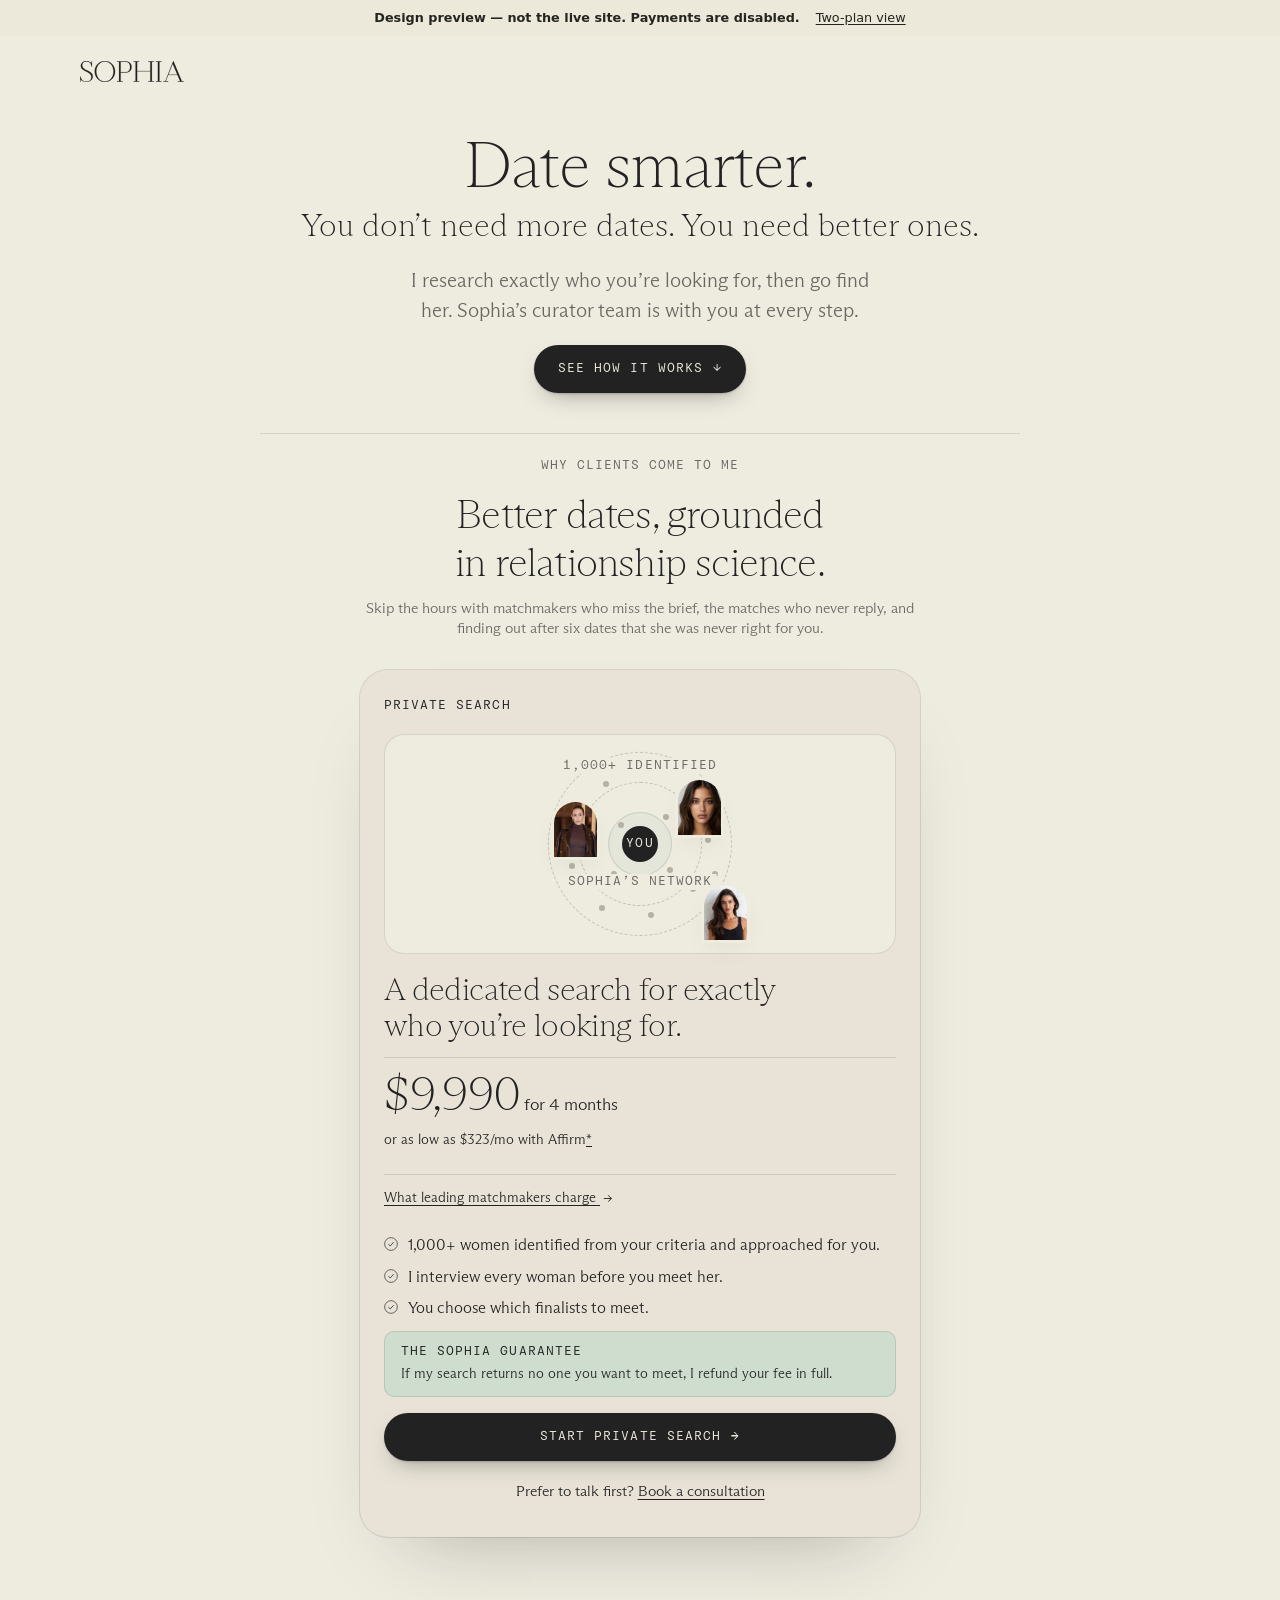
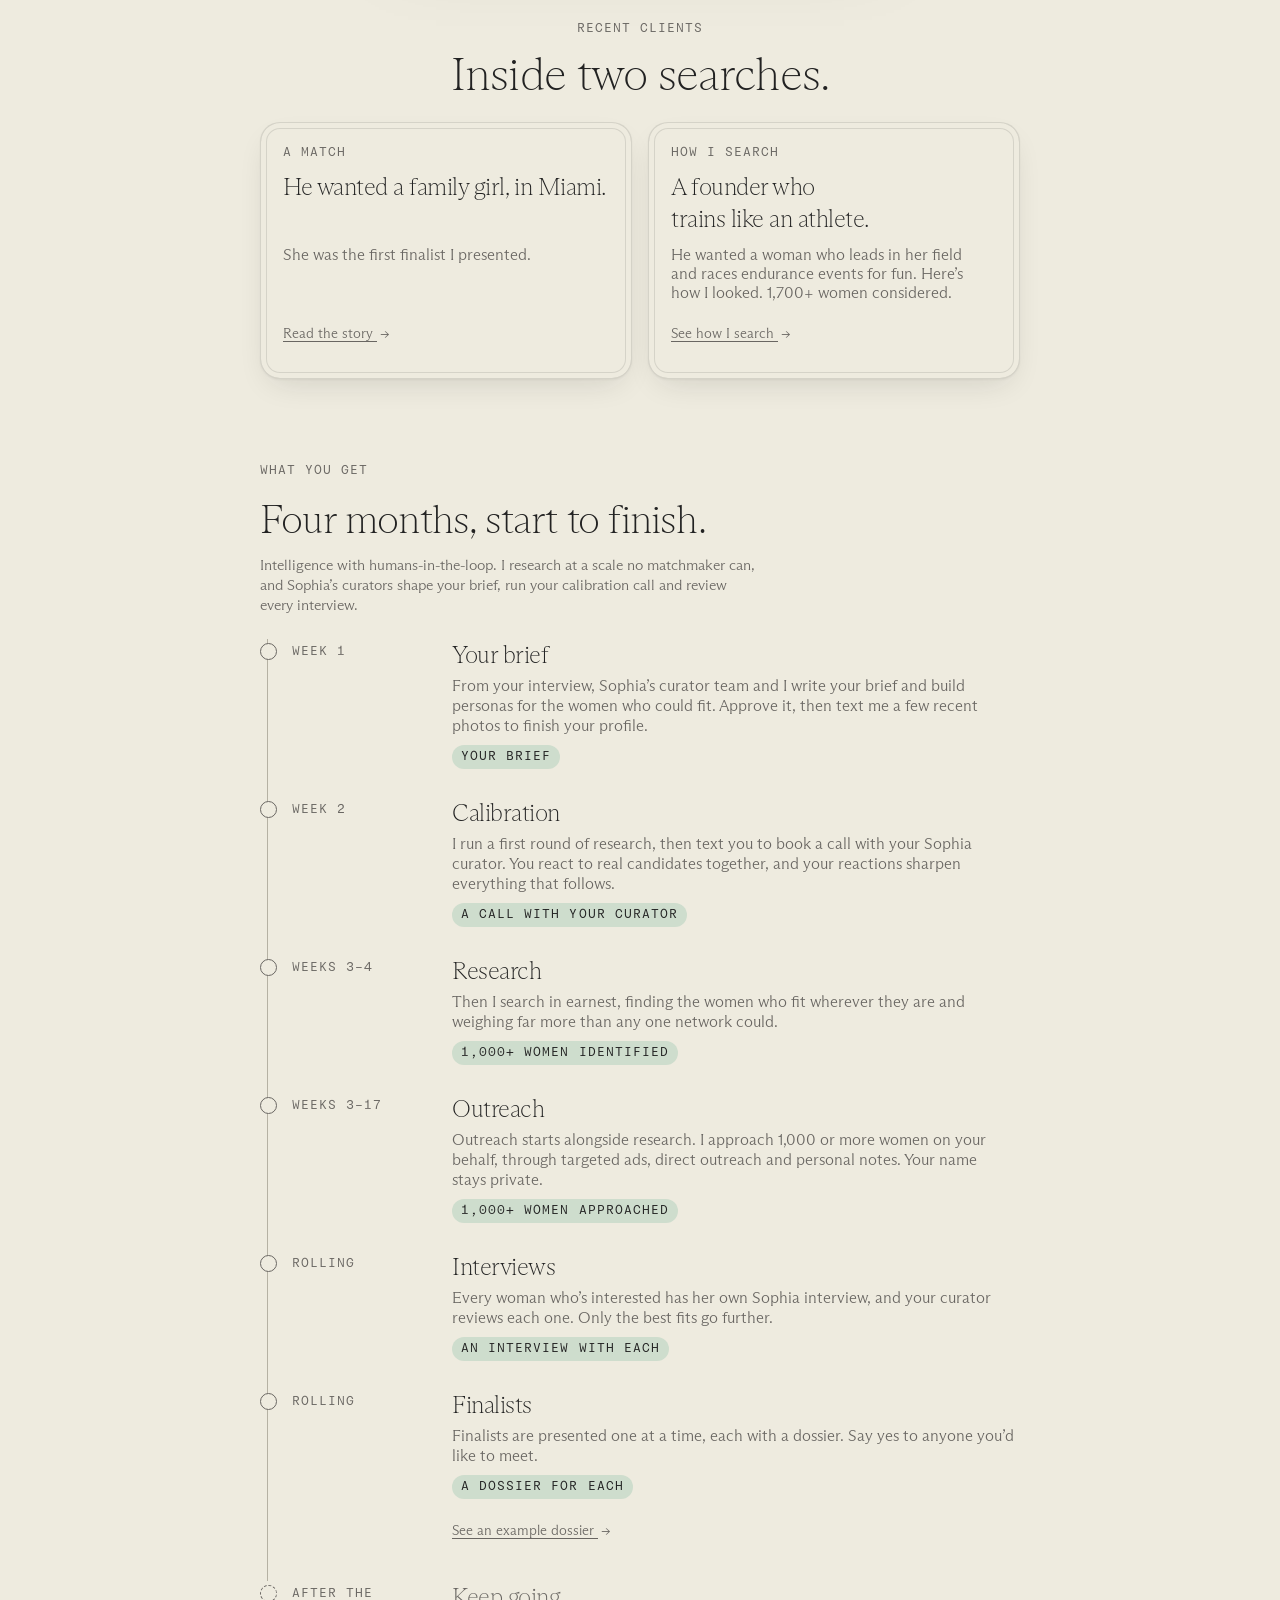
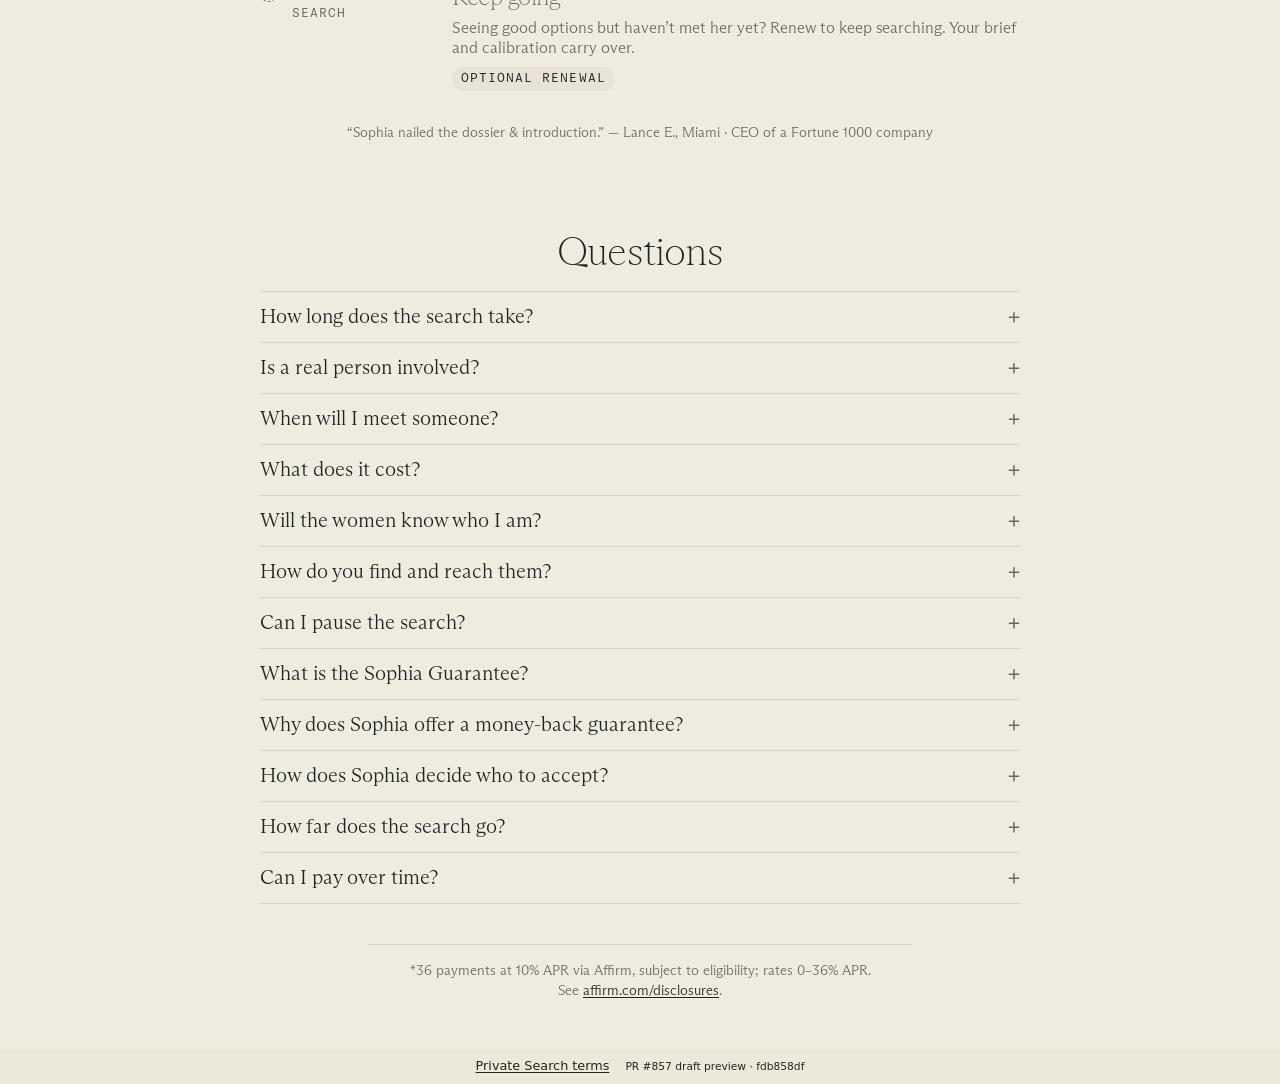
<file: index.html>
<!doctype html>
<html lang="en">
<head>
<meta charset="utf-8">
<meta name="viewport" content="width=device-width, initial-scale=1">
<meta name="robots" content="noindex, nofollow">
<title>Sophia Plans · Design Preview</title>
<link rel="icon" href="./assets/plans/sophia-wordmark.svg" type="image/svg+xml">
<link rel="stylesheet" href="./preview.css">
<script type="module" src="./preview.js"></script>
</head>
<body><div id="root" data-prefix="./" data-route=""><link rel="preload" as="image" href="./assets/plans/sophia-wordmark.svg" fetchPriority="high"/><link rel="preload" as="image" href="./assets/plans/overhaul/josephine.webp" imageSizes="56px"/><link rel="preload" as="image" href="./assets/plans/overhaul/kristina.webp" imageSizes="56px"/><link rel="preload" as="image" href="./assets/plans/overhaul/alyssa.webp" imageSizes="56px"/><aside class="preview-banner"><strong>Design preview — not the live site. Payments are disabled.</strong><a href="./two/">Two-plan view</a></aside><main class="It i  " data-plans-overhaul="true" data-plans-version="search_only_v1"><header class="Oe"><img alt="Sophia" width="104" height="21" src="./assets/plans/sophia-wordmark.svg" fetchPriority="high"/></header><section id="top" class="m"><h1>Date smarter.</h1><p class="Pe">You don’t need more dates. You need better ones.</p><p class="Qe">I research exactly who you’re looking for, then go find her. Sophia’s curator team is with you at every step.</p><a class="L Fa" href="#how">See how it works<!-- --> <span aria-hidden="true">↓</span></a></section><section id="why" class="Ct" aria-labelledby="why-title"><p class="w">Why clients come to me</p><h2 id="why-title">Better dates, grounded in relationship science.</h2><p class="Ca">Skip the hours with matchmakers who miss the brief, the matches who never reply, and finding out after six dates that she was never right for you.</p></section><section id="plans" class="Ve " aria-label="Plans"><div class="Ba"><article id="private-search" class="R Sa" aria-labelledby="search-heading"><div class="Ta"><p class="We" id="search-title">Private Search</p></div><div class="At _e"><div class="Yi s" aria-hidden="true"><span class="Ii Ki"></span><span class="Ii mt"></span><span class="Ii K"></span><span class="ft" style="left:74%;top:24%;--i:0"></span><span class="ft" style="left:86%;top:48%;--i:1"></span><span class="ft" style="left:78%;top:74%;--i:2"></span><span class="ft" style="left:56%;top:88%;--i:3"></span><span class="ft" style="left:30%;top:84%;--i:4"></span><span class="ft" style="left:14%;top:62%;--i:5"></span><span class="ft" style="left:16%;top:34%;--i:6"></span><span class="ft" style="left:32%;top:18%;--i:7"></span><span class="ft" style="left:64%;top:36%;--i:8"></span><span class="ft" style="left:66%;top:64%;--i:9"></span><span class="ft" style="left:36%;top:66%;--i:10"></span><span class="ft" style="left:40%;top:40%;--i:11"></span><span class="ft" style="left:92%;top:30%;--i:12"></span><span class="ft" style="left:8%;top:46%;--i:13"></span><span class="ft" style="left:90%;top:66%;--i:14"></span><span class="ae bt Li"><img loading="eager" alt="" sizes="56px" style="position:absolute;inset:0;width:100%;height:100%;color:transparent" src="./assets/plans/overhaul/josephine.webp"/></span><span class="ae bt Oi"><img loading="eager" alt="" sizes="56px" style="position:absolute;inset:0;width:100%;height:100%;color:transparent" src="./assets/plans/overhaul/kristina.webp"/></span><span class="ae bt Pi"><img loading="eager" alt="" sizes="56px" style="position:absolute;inset:0;width:100%;height:100%;color:transparent" src="./assets/plans/overhaul/alyssa.webp"/></span><span class="ie">You</span><span class="ee Qi">Sophia’s network</span><span class="ee Vi">1,000<!-- -->+ identified</span></div></div><h2 id="search-heading" class="ti">A dedicated search for exactly who you’re looking for.</h2><div class="q"><p><b>$9,990</b> <span>for <!-- -->4<!-- --> months</span></p><p class="Z">or as low as <!-- -->$323<!-- -->/mo with Affirm<a href="#financing-footnote" aria-label="Financing disclosure">*</a></p></div><button type="button" class="Q" aria-haspopup="dialog">What leading matchmakers charge<!-- --> <span aria-hidden="true">→</span></button><ul class="G"><li><svg class="ui " viewBox="0 0 16 16" aria-hidden="true"><circle cx="8" cy="8" r="7.25" fill="none" stroke="currentColor" stroke-width="0.75"></circle><path d="M5 8.2 7.1 10.2 11 6" fill="none" stroke="currentColor" stroke-width="0.9"></path></svg><span>1,000<!-- -->+ women identified from your criteria and approached for you.</span></li><li><svg class="ui " viewBox="0 0 16 16" aria-hidden="true"><circle cx="8" cy="8" r="7.25" fill="none" stroke="currentColor" stroke-width="0.75"></circle><path d="M5 8.2 7.1 10.2 11 6" fill="none" stroke="currentColor" stroke-width="0.9"></path></svg><span>I interview every woman before you meet her.</span></li><li><svg class="ui " viewBox="0 0 16 16" aria-hidden="true"><circle cx="8" cy="8" r="7.25" fill="none" stroke="currentColor" stroke-width="0.75"></circle><path d="M5 8.2 7.1 10.2 11 6" fill="none" stroke="currentColor" stroke-width="0.9"></path></svg><span>You choose which finalists to meet.</span></li></ul><div class="Ea"><p class="Ye">The Sophia Guarantee</p><p>If my search returns no one you want to meet, I refund your fee in full.</p></div><div class="Ma"><button id="private-search-buy" type="button" class="L">Start Private Search <span aria-hidden="true">→</span></button><button id="private-search-consultation" type="button" class="Bt">Prefer to talk first? <u>Book a consultation</u></button></div></article></div></section><section id="proof" class="z" aria-labelledby="proof-title"><p class="w">Recent clients</p><h2 id="proof-title">Inside two searches.</h2><div class="ai"><article class="k"><p class="w">A match</p><h3>He wanted a family girl, in Miami.</h3><p>She was the first finalist I presented.</p><button type="button" class="Q" aria-haspopup="dialog">Read the story<!-- --> <span aria-hidden="true">→</span></button></article><article class="k"><p class="w">How I search</p><h3>A founder who trains like an athlete.</h3><p>He wanted a woman who leads in her field and races endurance events for fun. Here’s how I looked. 1,700+ women considered.</p><button type="button" class="Q" aria-haspopup="dialog">See how I search<!-- --> <span aria-hidden="true">→</span></button></article></div></section><section id="how" class="ii" aria-labelledby="how-title"><p class="w">What you get</p><h2 id="how-title">Four months, start to finish.</h2><p class="Na">Intelligence with humans-in-the-loop. I research at a scale no matchmaker can, and Sophia’s curators shape your brief, run your calibration call and review every interview.</p><ol class="r" role="list"><li><span class="Le">Week 1</span><div><h3>Your brief</h3><p>From your interview, Sophia’s curator team and I write your brief and build personas for the women who could fit. Approve it, then text me a few recent photos to finish your profile.</p><span class="St">Your brief</span></div></li><li><span class="Le">Week 2</span><div><h3>Calibration</h3><p>I run a first round of research, then text you to book a call with your Sophia curator. You react to real candidates together, and your reactions sharpen everything that follows.</p><span class="St">A call with your curator</span></div></li><li><span class="Le">Weeks 3–4</span><div><h3>Research</h3><p>Then I search in earnest, finding the women who fit wherever they are and weighing far more than any one network could.</p><span class="St">1,000+ women identified</span></div></li><li><span class="Le">Weeks 3–17</span><div><h3>Outreach</h3><p>Outreach starts alongside research. I approach 1,000 or more women on your behalf, through targeted ads, direct outreach and personal notes. Your name stays private.</p><span class="St">1,000+ women approached</span></div></li><li><span class="Le">Rolling</span><div><h3>Interviews</h3><p>Every woman who’s interested has her own Sophia interview, and your curator reviews each one. Only the best fits go further.</p><span class="St">An interview with each</span></div></li><li><span class="Le">Rolling</span><div><h3>Finalists</h3><p>Finalists are presented one at a time, each with a dossier. Say yes to anyone you’d like to meet.</p><span class="St">A dossier for each</span><button type="button" class="Q qa" aria-haspopup="dialog">See an example dossier<!-- --> <span aria-hidden="true">→</span></button></div></li><li class="Tt"><span class="Le">After the search</span><div><h3>Keep going</h3><p>Seeing good options but haven’t met her yet? Renew to keep searching. Your brief and calibration carry over.</p><span class="St">Optional renewal</span></div></li></ol></section><p class="Ha">“Sophia nailed the dossier &amp; introduction.” — Lance E., Miami · CEO of a Fortune 1000 company</p><section class="Dt" aria-labelledby="faq-title"><h2 id="faq-title">Questions</h2><div><details class="f"><summary>How long does the search take?</summary><p>Four months from the day you’re charged. Outreach starts in your third week. Seeing good options when it ends? Renew to keep searching.</p></details><details class="f"><summary>Is a real person involved?</summary><p>Yes. Sophia’s curator team reviews your interview, shapes your brief with you and runs your calibration call. I do the research and outreach, and your curator reviews every woman before she reaches you.</p></details><details class="f"><summary>When will I meet someone?</summary><p>As soon as a woman says yes and passes my interview. To get there, I approach 1,000 or more women on your behalf.</p></details><details class="f"><summary>What does it cost?</summary><p>$9,990 for four months, once. No subscription. Or pay over time with Affirm, as low as $323/mo.*</p></details><details class="f"><summary>Will the women know who I am?</summary><p>Not at first. I describe you without your name, and share your profile only with women I’ve interviewed.</p></details><details class="f"><summary>How do you find and reach them?</summary><p>I identify 1,000+ women who fit your brief, wherever they are, then reach them through targeted ads, direct outreach and personal notes. Your name stays private during outreach.</p></details><details class="f"><summary>Can I pause the search?</summary><p>Yes, once, for up to four weeks after outreach begins, say if you start seeing someone I’ve presented. Your clock stops while you’re paused, and the search picks up when the pause ends, or sooner if you ask.</p></details><details class="f"><summary>What is the Sophia Guarantee?</summary><p>If my search returns no one you want to meet, I refund your fee in full. It’s decided when the search ends.</p></details><details class="f"><summary>Why does Sophia offer a money-back guarantee?</summary><p>I want my incentives to match yours, so I’m betting on my own work.</p></details><details class="f"><summary>How does Sophia decide who to accept?</summary><p>Sophia’s membership team accepts you when they believe I can succeed for you. With the guarantee, I’m betting on it. If your search looks harder than four months allows, I may ask for a consultation to revise the scope: more time and budget, or relaxing a few filters once you’ve seen the tradeoffs.</p></details><details class="f"><summary>How far does the search go?</summary><p>As far as it takes. For one client, a founder who trains like an athlete, I considered more than 1,700 women in his first round alone.</p></details><details class="f"><summary>Can I pay over time?</summary><p>Yes. As low as $323/mo with Affirm, subject to approval.* You’ll see your options at checkout.</p></details></div></section><p id="financing-footnote" class="N">*<!-- -->36 payments at 10% APR via Affirm, subject to eligibility; rates 0–36% APR. See<!-- --> <a href="https://www.affirm.com/disclosures" target="_blank" rel="noopener">affirm.com/disclosures</a>.</p></main><footer class="preview-footer"><a href="./terms/#private-search">Private Search terms</a><small>PR #857 draft preview · <!-- -->fdb858df</small></footer></div></body>
</html>
</file>
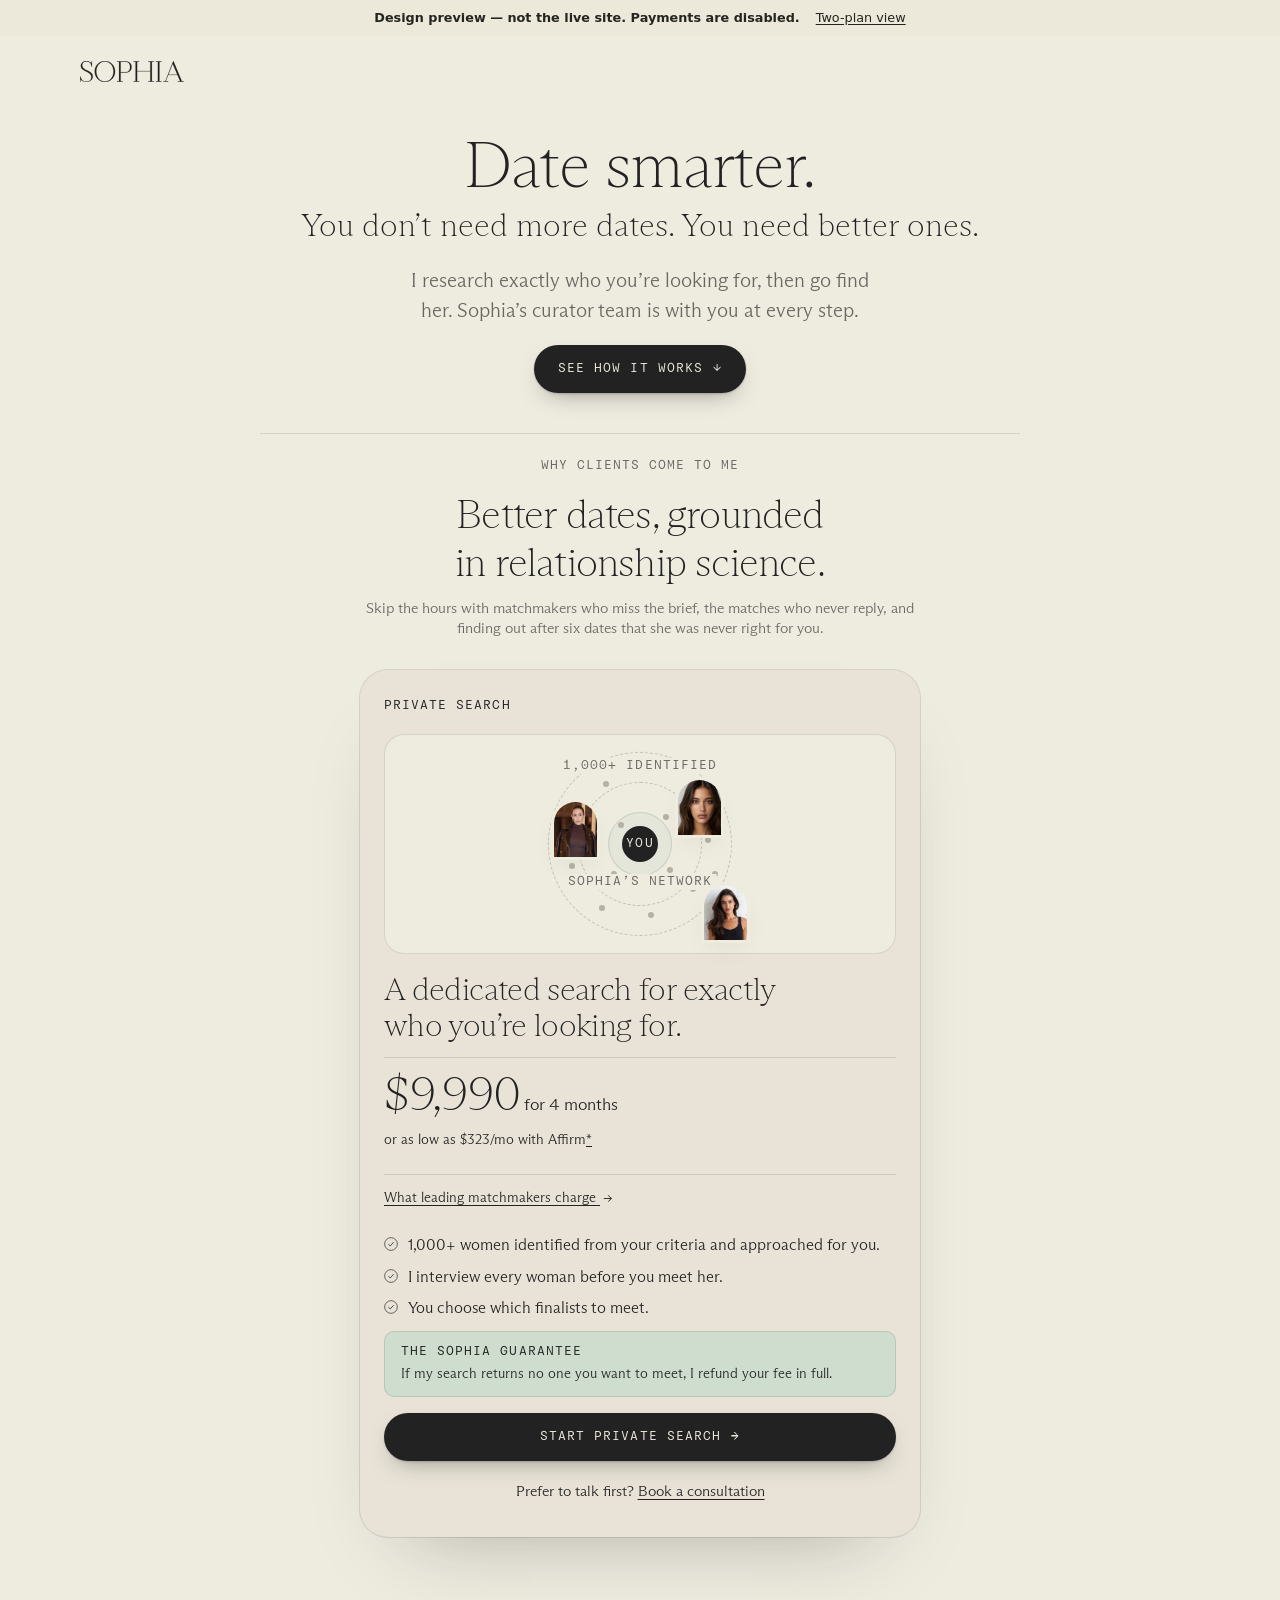
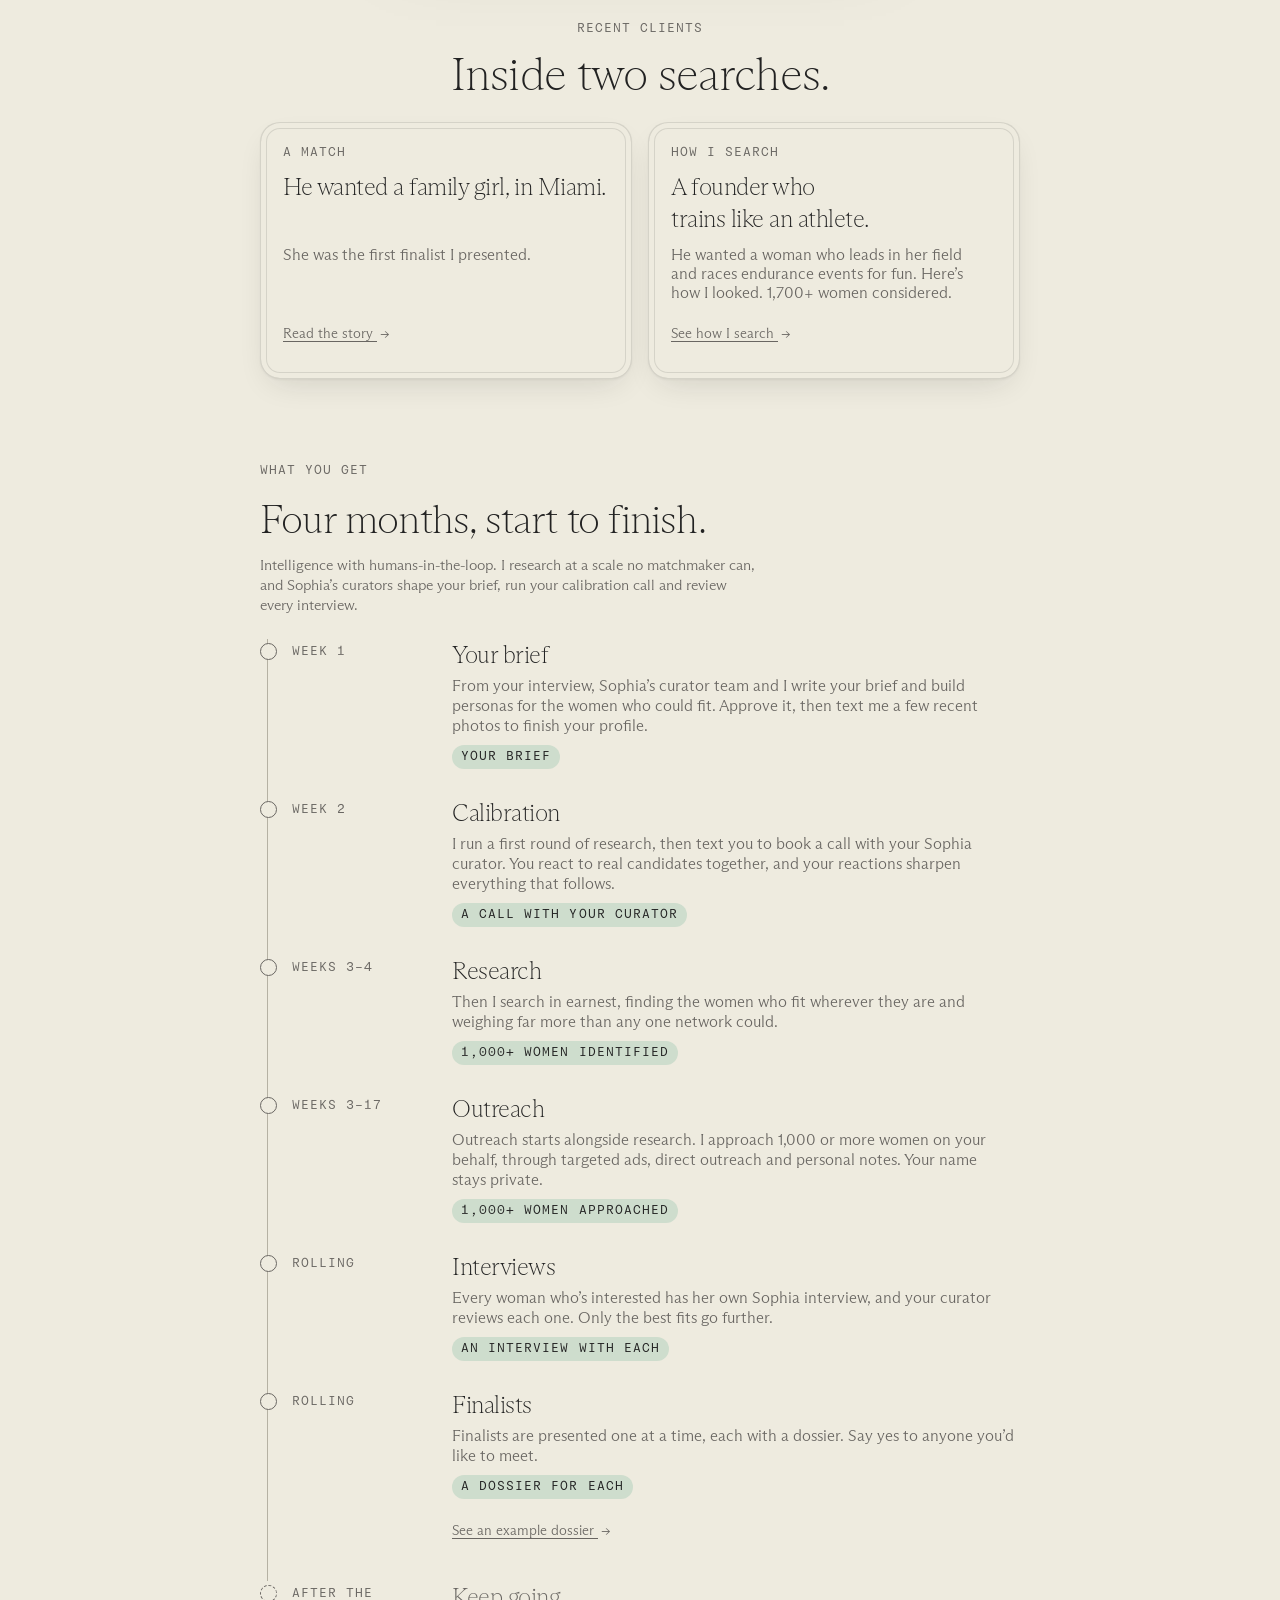
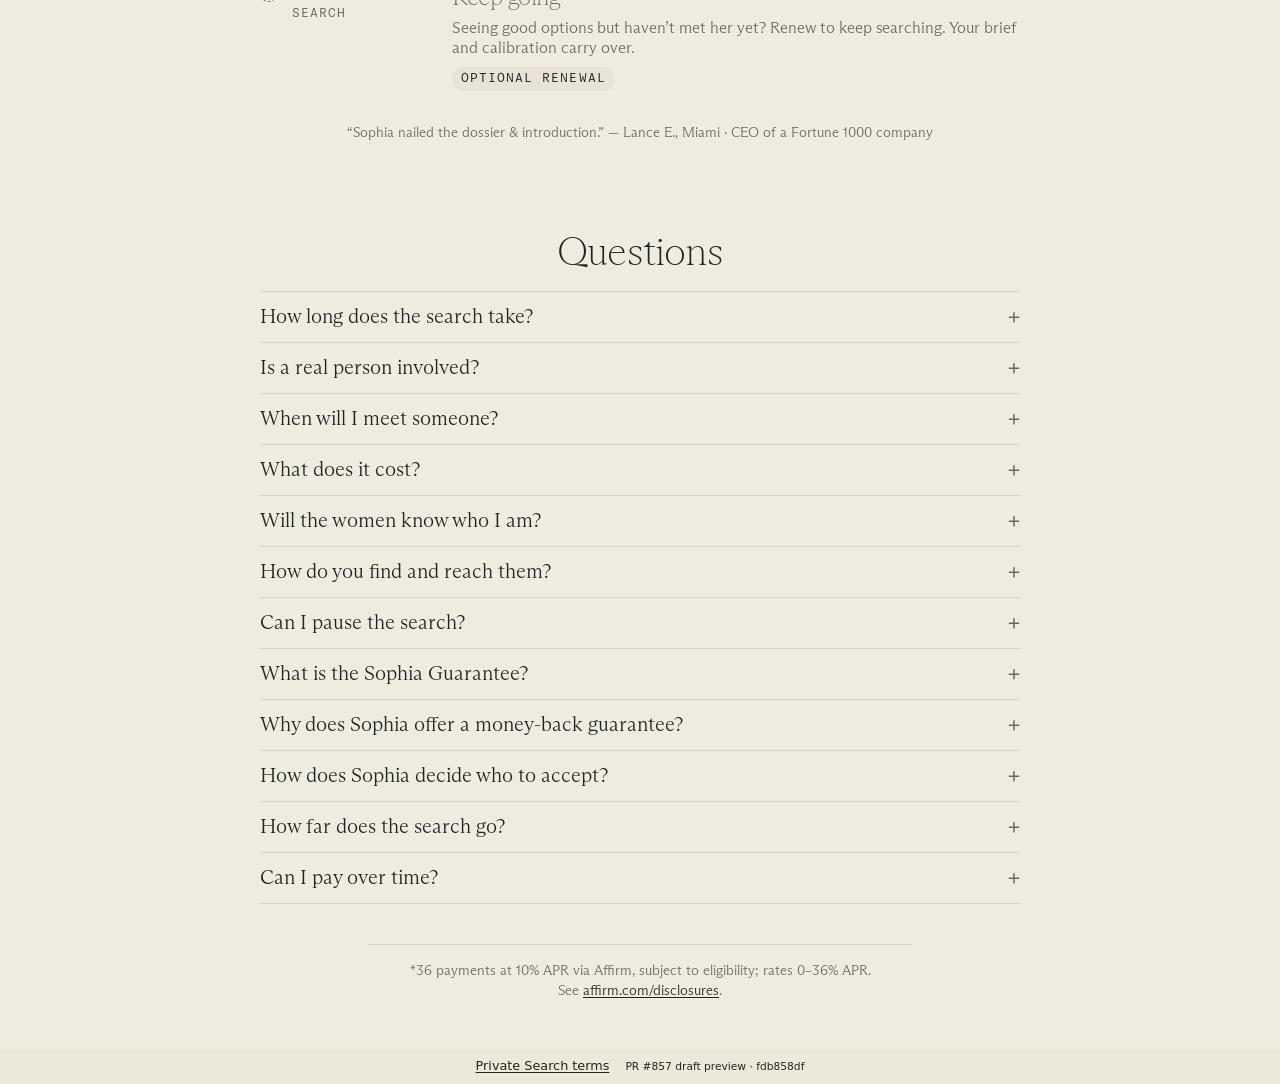
<file: plans/index.html>
<!doctype html>
<html lang="en">
<head>
<meta charset="utf-8">
<meta name="viewport" content="width=device-width, initial-scale=1">
<meta name="robots" content="noindex, nofollow">
<title>Sophia Plans · Design Preview</title>
<link rel="icon" href="../assets/plans/sophia-wordmark.svg" type="image/svg+xml">
<link rel="stylesheet" href="../preview.css">
<script type="module" src="../preview.js"></script>
</head>
<body><div id="root" data-prefix="../" data-route="plans"><link rel="preload" as="image" href="../assets/plans/sophia-wordmark.svg" fetchPriority="high"/><link rel="preload" as="image" href="../assets/plans/overhaul/josephine.webp" imageSizes="56px"/><link rel="preload" as="image" href="../assets/plans/overhaul/kristina.webp" imageSizes="56px"/><link rel="preload" as="image" href="../assets/plans/overhaul/alyssa.webp" imageSizes="56px"/><aside class="preview-banner"><strong>Design preview — not the live site. Payments are disabled.</strong><a href="../two/">Two-plan view</a></aside><main class="It i  " data-plans-overhaul="true" data-plans-version="search_only_v1"><header class="Oe"><img alt="Sophia" width="104" height="21" src="../assets/plans/sophia-wordmark.svg" fetchPriority="high"/></header><section id="top" class="m"><h1>Date smarter.</h1><p class="Pe">You don’t need more dates. You need better ones.</p><p class="Qe">I research exactly who you’re looking for, then go find her. Sophia’s curator team is with you at every step.</p><a class="L Fa" href="#how">See how it works<!-- --> <span aria-hidden="true">↓</span></a></section><section id="why" class="Ct" aria-labelledby="why-title"><p class="w">Why clients come to me</p><h2 id="why-title">Better dates, grounded in relationship science.</h2><p class="Ca">Skip the hours with matchmakers who miss the brief, the matches who never reply, and finding out after six dates that she was never right for you.</p></section><section id="plans" class="Ve " aria-label="Plans"><div class="Ba"><article id="private-search" class="R Sa" aria-labelledby="search-heading"><div class="Ta"><p class="We" id="search-title">Private Search</p></div><div class="At _e"><div class="Yi s" aria-hidden="true"><span class="Ii Ki"></span><span class="Ii mt"></span><span class="Ii K"></span><span class="ft" style="left:74%;top:24%;--i:0"></span><span class="ft" style="left:86%;top:48%;--i:1"></span><span class="ft" style="left:78%;top:74%;--i:2"></span><span class="ft" style="left:56%;top:88%;--i:3"></span><span class="ft" style="left:30%;top:84%;--i:4"></span><span class="ft" style="left:14%;top:62%;--i:5"></span><span class="ft" style="left:16%;top:34%;--i:6"></span><span class="ft" style="left:32%;top:18%;--i:7"></span><span class="ft" style="left:64%;top:36%;--i:8"></span><span class="ft" style="left:66%;top:64%;--i:9"></span><span class="ft" style="left:36%;top:66%;--i:10"></span><span class="ft" style="left:40%;top:40%;--i:11"></span><span class="ft" style="left:92%;top:30%;--i:12"></span><span class="ft" style="left:8%;top:46%;--i:13"></span><span class="ft" style="left:90%;top:66%;--i:14"></span><span class="ae bt Li"><img loading="eager" alt="" sizes="56px" style="position:absolute;inset:0;width:100%;height:100%;color:transparent" src="../assets/plans/overhaul/josephine.webp"/></span><span class="ae bt Oi"><img loading="eager" alt="" sizes="56px" style="position:absolute;inset:0;width:100%;height:100%;color:transparent" src="../assets/plans/overhaul/kristina.webp"/></span><span class="ae bt Pi"><img loading="eager" alt="" sizes="56px" style="position:absolute;inset:0;width:100%;height:100%;color:transparent" src="../assets/plans/overhaul/alyssa.webp"/></span><span class="ie">You</span><span class="ee Qi">Sophia’s network</span><span class="ee Vi">1,000<!-- -->+ identified</span></div></div><h2 id="search-heading" class="ti">A dedicated search for exactly who you’re looking for.</h2><div class="q"><p><b>$9,990</b> <span>for <!-- -->4<!-- --> months</span></p><p class="Z">or as low as <!-- -->$323<!-- -->/mo with Affirm<a href="#financing-footnote" aria-label="Financing disclosure">*</a></p></div><button type="button" class="Q" aria-haspopup="dialog">What leading matchmakers charge<!-- --> <span aria-hidden="true">→</span></button><ul class="G"><li><svg class="ui " viewBox="0 0 16 16" aria-hidden="true"><circle cx="8" cy="8" r="7.25" fill="none" stroke="currentColor" stroke-width="0.75"></circle><path d="M5 8.2 7.1 10.2 11 6" fill="none" stroke="currentColor" stroke-width="0.9"></path></svg><span>1,000<!-- -->+ women identified from your criteria and approached for you.</span></li><li><svg class="ui " viewBox="0 0 16 16" aria-hidden="true"><circle cx="8" cy="8" r="7.25" fill="none" stroke="currentColor" stroke-width="0.75"></circle><path d="M5 8.2 7.1 10.2 11 6" fill="none" stroke="currentColor" stroke-width="0.9"></path></svg><span>I interview every woman before you meet her.</span></li><li><svg class="ui " viewBox="0 0 16 16" aria-hidden="true"><circle cx="8" cy="8" r="7.25" fill="none" stroke="currentColor" stroke-width="0.75"></circle><path d="M5 8.2 7.1 10.2 11 6" fill="none" stroke="currentColor" stroke-width="0.9"></path></svg><span>You choose which finalists to meet.</span></li></ul><div class="Ea"><p class="Ye">The Sophia Guarantee</p><p>If my search returns no one you want to meet, I refund your fee in full.</p></div><div class="Ma"><button id="private-search-buy" type="button" class="L">Start Private Search <span aria-hidden="true">→</span></button><button id="private-search-consultation" type="button" class="Bt">Prefer to talk first? <u>Book a consultation</u></button></div></article></div></section><section id="proof" class="z" aria-labelledby="proof-title"><p class="w">Recent clients</p><h2 id="proof-title">Inside two searches.</h2><div class="ai"><article class="k"><p class="w">A match</p><h3>He wanted a family girl, in Miami.</h3><p>She was the first finalist I presented.</p><button type="button" class="Q" aria-haspopup="dialog">Read the story<!-- --> <span aria-hidden="true">→</span></button></article><article class="k"><p class="w">How I search</p><h3>A founder who trains like an athlete.</h3><p>He wanted a woman who leads in her field and races endurance events for fun. Here’s how I looked. 1,700+ women considered.</p><button type="button" class="Q" aria-haspopup="dialog">See how I search<!-- --> <span aria-hidden="true">→</span></button></article></div></section><section id="how" class="ii" aria-labelledby="how-title"><p class="w">What you get</p><h2 id="how-title">Four months, start to finish.</h2><p class="Na">Intelligence with humans-in-the-loop. I research at a scale no matchmaker can, and Sophia’s curators shape your brief, run your calibration call and review every interview.</p><ol class="r" role="list"><li><span class="Le">Week 1</span><div><h3>Your brief</h3><p>From your interview, Sophia’s curator team and I write your brief and build personas for the women who could fit. Approve it, then text me a few recent photos to finish your profile.</p><span class="St">Your brief</span></div></li><li><span class="Le">Week 2</span><div><h3>Calibration</h3><p>I run a first round of research, then text you to book a call with your Sophia curator. You react to real candidates together, and your reactions sharpen everything that follows.</p><span class="St">A call with your curator</span></div></li><li><span class="Le">Weeks 3–4</span><div><h3>Research</h3><p>Then I search in earnest, finding the women who fit wherever they are and weighing far more than any one network could.</p><span class="St">1,000+ women identified</span></div></li><li><span class="Le">Weeks 3–17</span><div><h3>Outreach</h3><p>Outreach starts alongside research. I approach 1,000 or more women on your behalf, through targeted ads, direct outreach and personal notes. Your name stays private.</p><span class="St">1,000+ women approached</span></div></li><li><span class="Le">Rolling</span><div><h3>Interviews</h3><p>Every woman who’s interested has her own Sophia interview, and your curator reviews each one. Only the best fits go further.</p><span class="St">An interview with each</span></div></li><li><span class="Le">Rolling</span><div><h3>Finalists</h3><p>Finalists are presented one at a time, each with a dossier. Say yes to anyone you’d like to meet.</p><span class="St">A dossier for each</span><button type="button" class="Q qa" aria-haspopup="dialog">See an example dossier<!-- --> <span aria-hidden="true">→</span></button></div></li><li class="Tt"><span class="Le">After the search</span><div><h3>Keep going</h3><p>Seeing good options but haven’t met her yet? Renew to keep searching. Your brief and calibration carry over.</p><span class="St">Optional renewal</span></div></li></ol></section><p class="Ha">“Sophia nailed the dossier &amp; introduction.” — Lance E., Miami · CEO of a Fortune 1000 company</p><section class="Dt" aria-labelledby="faq-title"><h2 id="faq-title">Questions</h2><div><details class="f"><summary>How long does the search take?</summary><p>Four months from the day you’re charged. Outreach starts in your third week. Seeing good options when it ends? Renew to keep searching.</p></details><details class="f"><summary>Is a real person involved?</summary><p>Yes. Sophia’s curator team reviews your interview, shapes your brief with you and runs your calibration call. I do the research and outreach, and your curator reviews every woman before she reaches you.</p></details><details class="f"><summary>When will I meet someone?</summary><p>As soon as a woman says yes and passes my interview. To get there, I approach 1,000 or more women on your behalf.</p></details><details class="f"><summary>What does it cost?</summary><p>$9,990 for four months, once. No subscription. Or pay over time with Affirm, as low as $323/mo.*</p></details><details class="f"><summary>Will the women know who I am?</summary><p>Not at first. I describe you without your name, and share your profile only with women I’ve interviewed.</p></details><details class="f"><summary>How do you find and reach them?</summary><p>I identify 1,000+ women who fit your brief, wherever they are, then reach them through targeted ads, direct outreach and personal notes. Your name stays private during outreach.</p></details><details class="f"><summary>Can I pause the search?</summary><p>Yes, once, for up to four weeks after outreach begins, say if you start seeing someone I’ve presented. Your clock stops while you’re paused, and the search picks up when the pause ends, or sooner if you ask.</p></details><details class="f"><summary>What is the Sophia Guarantee?</summary><p>If my search returns no one you want to meet, I refund your fee in full. It’s decided when the search ends.</p></details><details class="f"><summary>Why does Sophia offer a money-back guarantee?</summary><p>I want my incentives to match yours, so I’m betting on my own work.</p></details><details class="f"><summary>How does Sophia decide who to accept?</summary><p>Sophia’s membership team accepts you when they believe I can succeed for you. With the guarantee, I’m betting on it. If your search looks harder than four months allows, I may ask for a consultation to revise the scope: more time and budget, or relaxing a few filters once you’ve seen the tradeoffs.</p></details><details class="f"><summary>How far does the search go?</summary><p>As far as it takes. For one client, a founder who trains like an athlete, I considered more than 1,700 women in his first round alone.</p></details><details class="f"><summary>Can I pay over time?</summary><p>Yes. As low as $323/mo with Affirm, subject to approval.* You’ll see your options at checkout.</p></details></div></section><p id="financing-footnote" class="N">*<!-- -->36 payments at 10% APR via Affirm, subject to eligibility; rates 0–36% APR. See<!-- --> <a href="https://www.affirm.com/disclosures" target="_blank" rel="noopener">affirm.com/disclosures</a>.</p></main><footer class="preview-footer"><a href="../terms/#private-search">Private Search terms</a><small>PR #857 draft preview · <!-- -->fdb858df</small></footer></div></body>
</html>
</file>
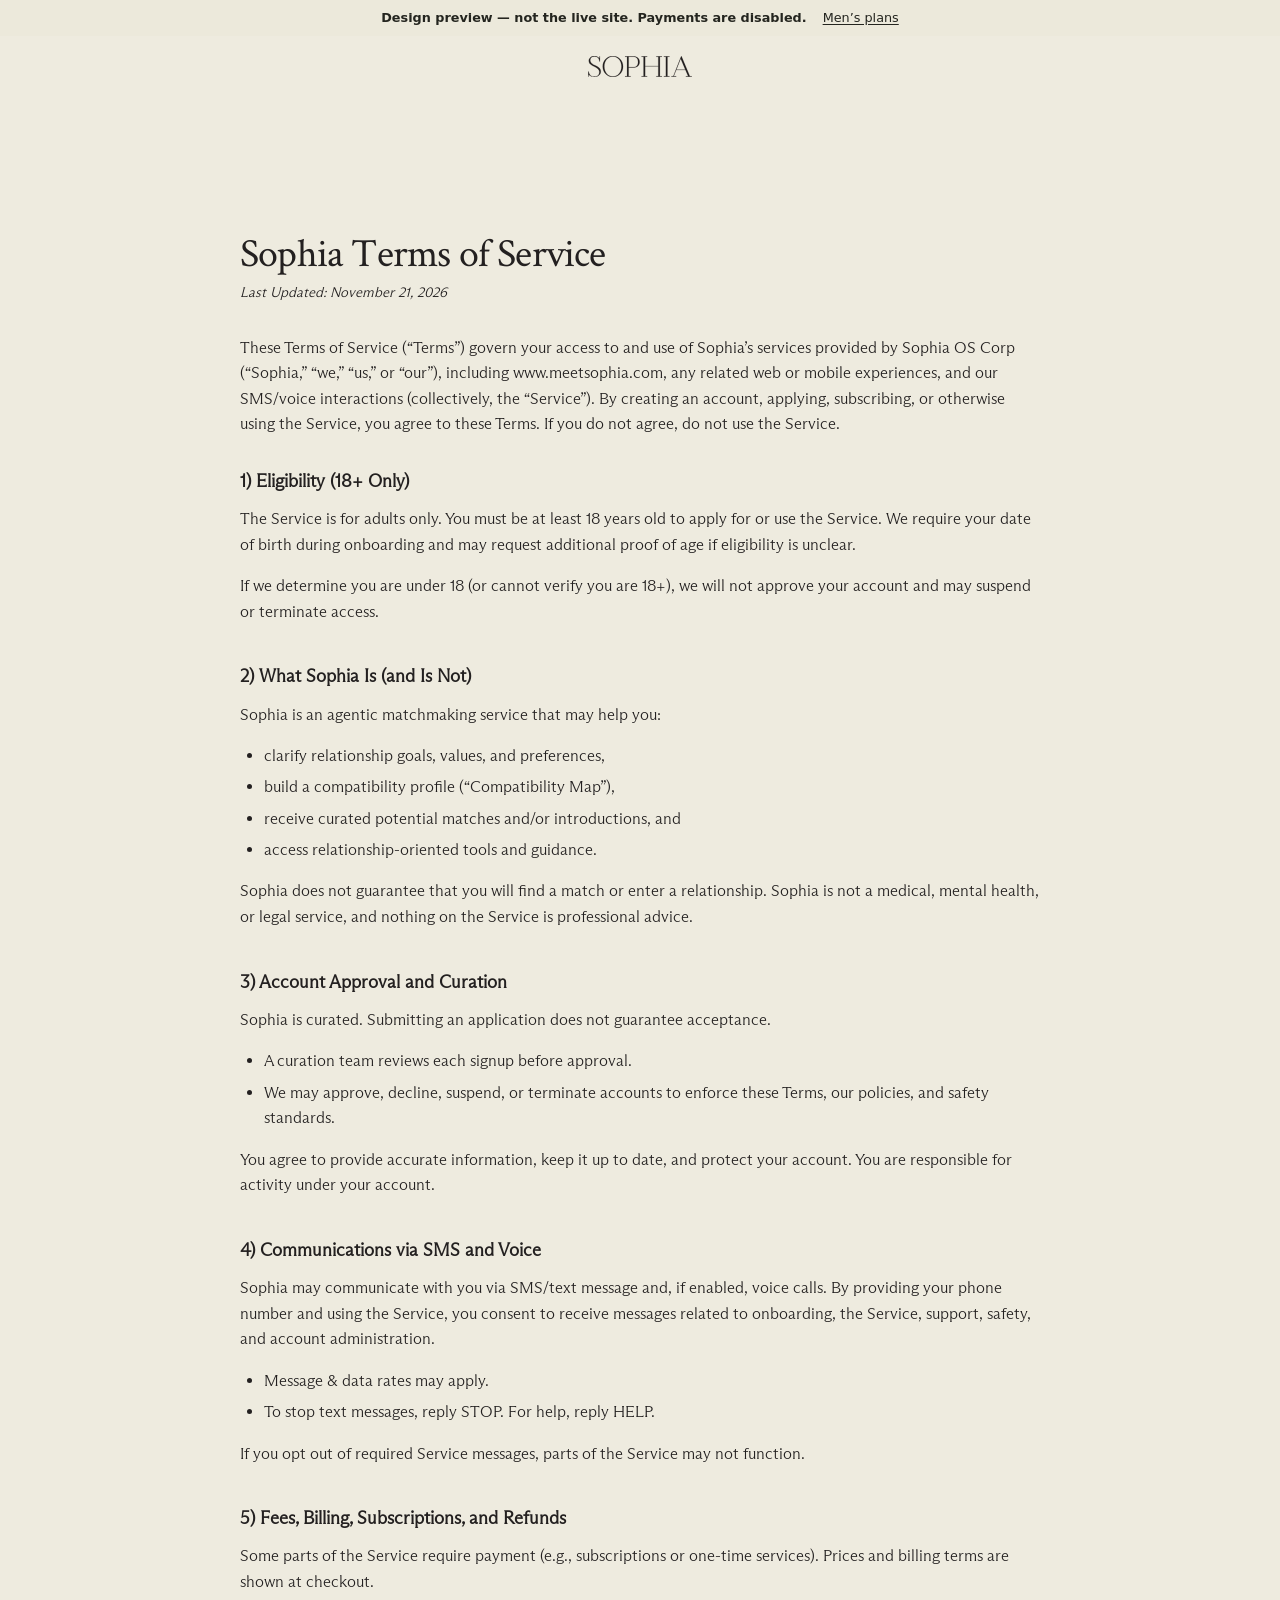
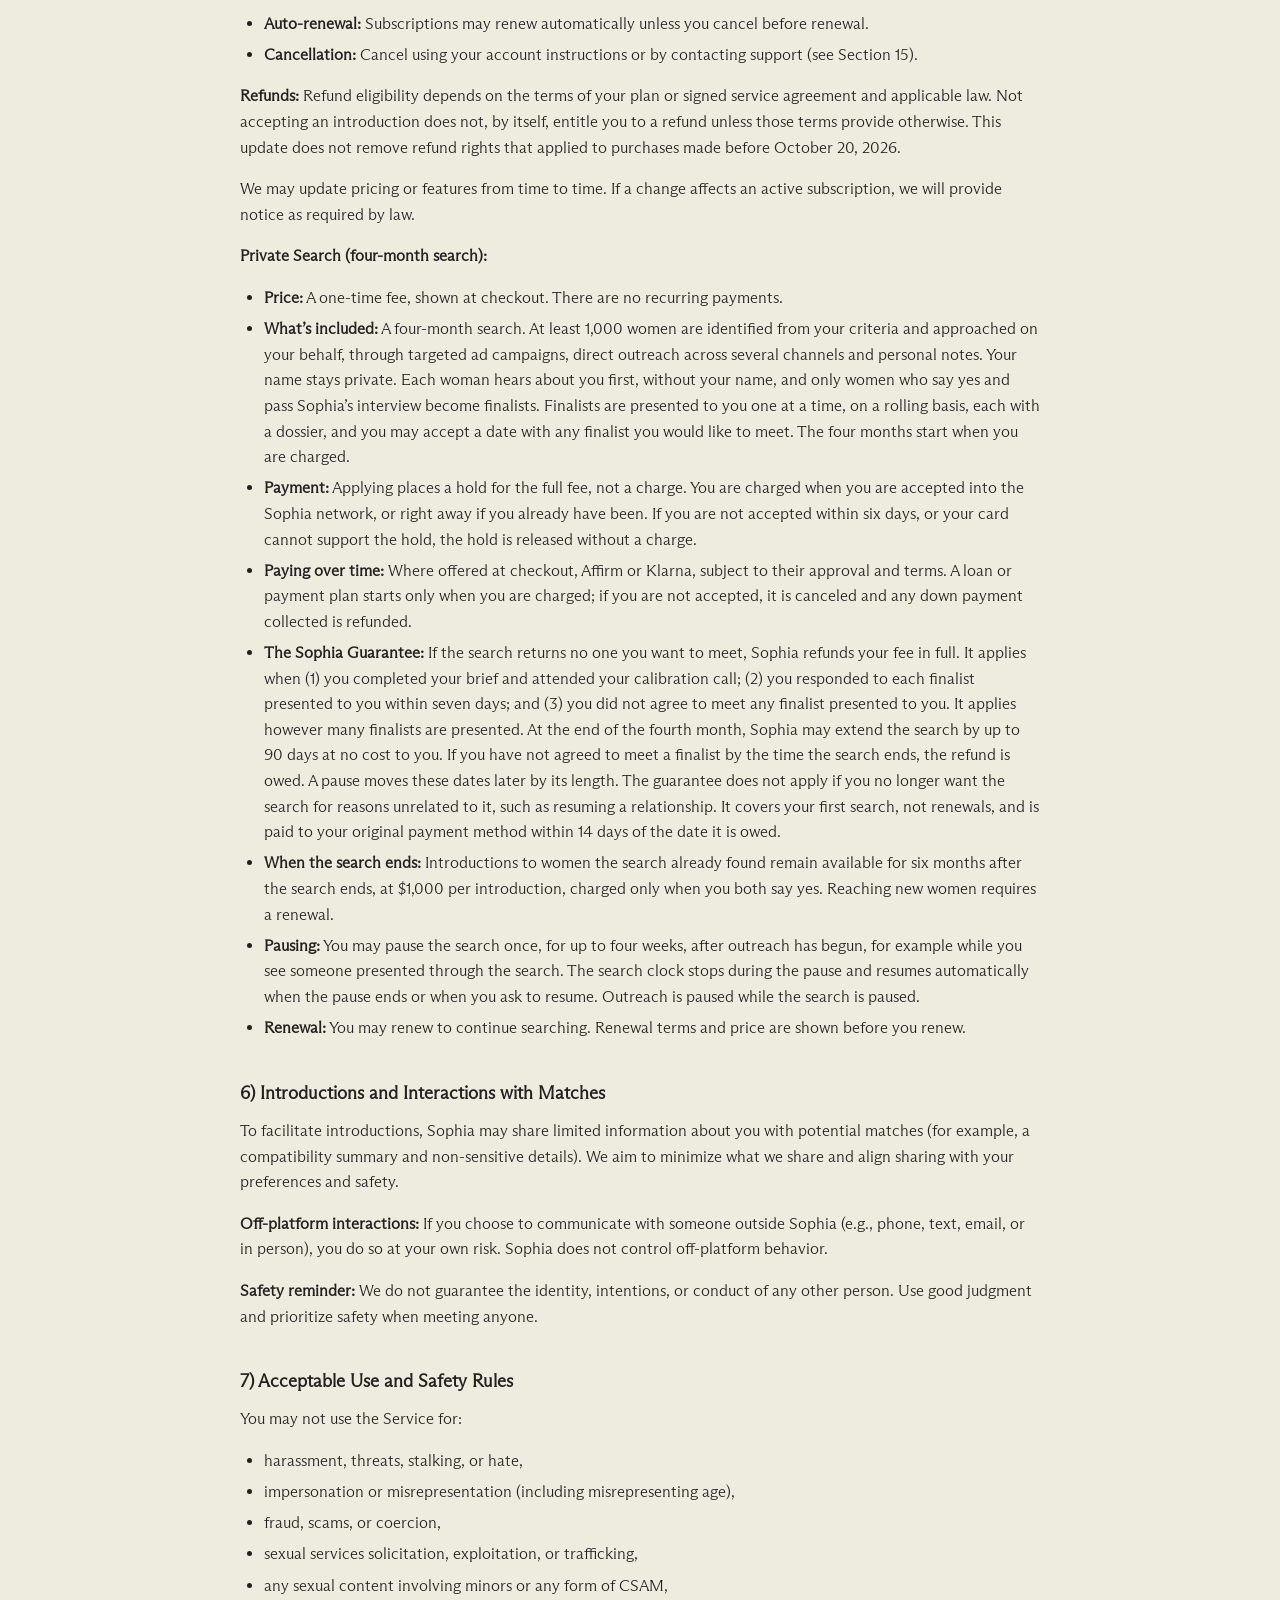
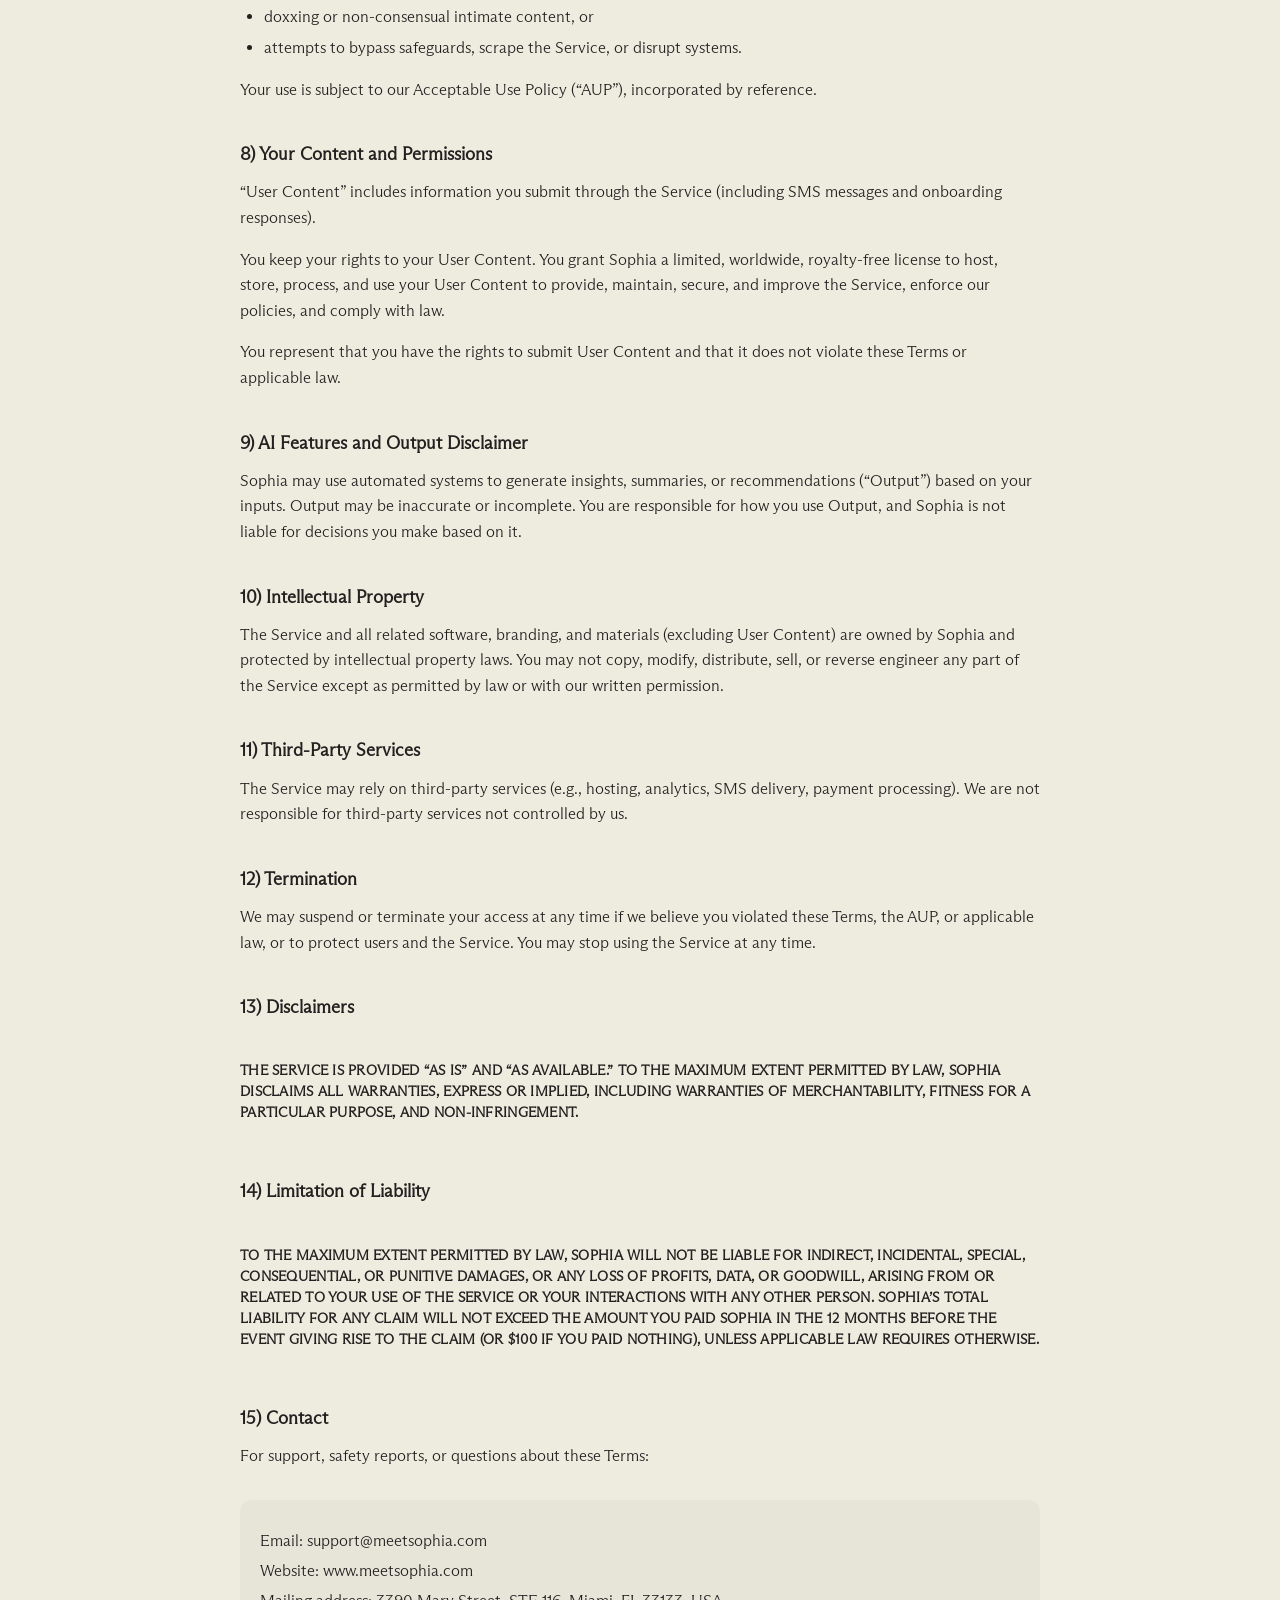
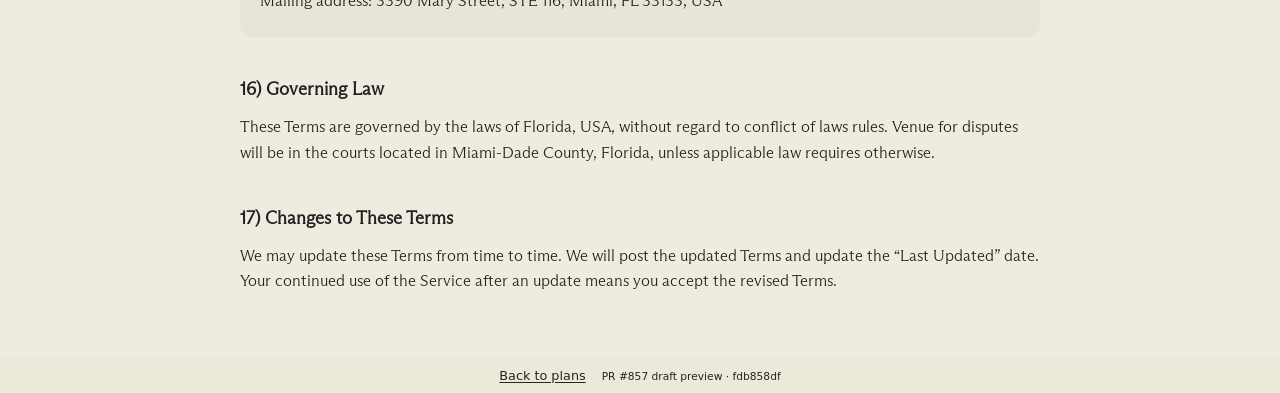
<file: terms/index.html>
<!doctype html>
<html lang="en">
<head>
<meta charset="utf-8">
<meta name="viewport" content="width=device-width, initial-scale=1">
<meta name="robots" content="noindex, nofollow">
<title>Sophia Terms of Service · Design Preview</title>
<link rel="icon" href="../assets/plans/sophia-wordmark.svg" type="image/svg+xml">
<link rel="stylesheet" href="../preview.css">
<script type="module" src="../preview.js"></script>
</head>
<body><div id="root" data-prefix="../" data-route="terms"><link rel="preload" as="image" href="../assets/plans/sophia-wordmark.svg"/><aside class="preview-banner"><strong>Design preview — not the live site. Payments are disabled.</strong><a href="../plans/">Men’s plans</a></aside><main class="er"><header class="preview-terms-header"><a href="../plans/"><img alt="Sophia" width="104" height="21" src="../assets/plans/sophia-wordmark.svg"/></a></header><div class="ci"><div class="mi"><h1 class="Jt">Sophia Terms of Service</h1><p class="ir">Last Updated: November 21, 2026</p><p class="Wt">These Terms of Service (“Terms”) govern your access to and use of Sophia’s services provided by Sophia OS Corp (“Sophia,” “we,” “us,” or “our”), including<!-- --> <a href="https://www.meetsophia.com" target="_blank" rel="noopener noreferrer">www.meetsophia.com</a>, any related web or mobile experiences, and our SMS/voice interactions (collectively, the “Service”). By creating an account, applying, subscribing, or otherwise using the Service, you agree to these Terms. If you do not agree, do not use the Service.</p><h2 class="it">1) Eligibility (18+ Only)</h2><div class="p"><p>The Service is for adults only. You must be at least 18 years old to apply for or use the Service. We require your date of birth during onboarding and may request additional proof of age if eligibility is unclear.</p><p>If we determine you are under 18 (or cannot verify you are 18+), we will not approve your account and may suspend or terminate access.</p></div><h2 class="it">2) What Sophia Is (and Is Not)</h2><div class="p"><p>Sophia is an agentic matchmaking service that may help you:</p><ul><li>clarify relationship goals, values, and preferences,</li><li>build a compatibility profile (“Compatibility Map”),</li><li>receive curated potential matches and/or introductions, and</li><li>access relationship-oriented tools and guidance.</li></ul><p>Sophia does not guarantee that you will find a match or enter a relationship. Sophia is not a medical, mental health, or legal service, and nothing on the Service is professional advice.</p></div><h2 class="it">3) Account Approval and Curation</h2><div class="p"><p>Sophia is curated. Submitting an application does not guarantee acceptance.</p><ul><li>A curation team reviews each signup before approval.</li><li>We may approve, decline, suspend, or terminate accounts to enforce these Terms, our policies, and safety standards.</li></ul><p>You agree to provide accurate information, keep it up to date, and protect your account. You are responsible for activity under your account.</p></div><h2 class="it">4) Communications via SMS and Voice</h2><div class="p"><p>Sophia may communicate with you via SMS/text message and, if enabled, voice calls. By providing your phone number and using the Service, you consent to receive messages related to onboarding, the Service, support, safety, and account administration.</p><ul><li>Message &amp; data rates may apply.</li><li>To stop text messages, reply STOP. For help, reply HELP.</li></ul><p>If you opt out of required Service messages, parts of the Service may not function.</p></div><h2 class="it">5) Fees, Billing, Subscriptions, and Refunds</h2><div class="p"><p>Some parts of the Service require payment (e.g., subscriptions or one-time services). Prices and billing terms are shown at checkout.</p><ul><li><strong>Auto-renewal:</strong> Subscriptions may renew automatically unless you cancel before renewal.</li><li><strong>Cancellation:</strong> Cancel using your account instructions or by contacting support (see Section 15).</li></ul><p><strong>Refunds:</strong> Refund eligibility depends on the terms of your plan or signed service agreement and applicable law. Not accepting an introduction does not, by itself, entitle you to a refund unless those terms provide otherwise. This update does not remove refund rights that applied to purchases made before October 20, 2026.</p><p>We may update pricing or features from time to time. If a change affects an active subscription, we will provide notice as required by law.</p><div id="private-search"><p><strong>Private Search (four-month search):</strong></p><ul><li><strong>Price:</strong> A one-time fee, shown at checkout. There are no recurring payments.</li><li><strong>What’s included:</strong> A four-month search. At least<!-- --> <!-- -->1,000<!-- --> <!-- -->women are identified from your criteria and approached on your behalf, through targeted ad campaigns, direct outreach across several channels and personal notes. Your name stays private. Each woman hears about you first, without your name, and only women who say yes and pass Sophia’s interview become finalists. Finalists are presented to you one at a time, on a rolling basis, each with a dossier, and you may accept a date with any finalist you would like to meet. The four months start when you are charged.</li><li><strong>Payment:</strong> Applying places a hold for the full fee, not a charge. You are charged when you are accepted into the Sophia network, or right away if you already have been. If you are not accepted within six days, or your card cannot support the hold, the hold is released without a charge.</li><li><strong>Paying over time:</strong> Where offered at checkout, Affirm or Klarna, subject to their approval and terms. A loan or payment plan starts only when you are charged; if you are not accepted, it is canceled and any down payment collected is refunded.</li><li><strong>The Sophia Guarantee<!-- -->:</strong> <!-- -->If the search returns no one you want to meet, Sophia refunds your fee in full.<!-- --> <!-- -->It applies when (1) you completed your brief and attended your calibration call; (2) you responded to each finalist presented to you within seven days; and (3) you did not agree to meet any finalist presented to you. It applies however many finalists are presented. At the end of the fourth month, Sophia may extend the search by up to 90 days at no cost to you. If you have not agreed to meet a finalist by the time the search ends, the refund is owed. A pause moves these dates later by its length. The guarantee does not apply if you no longer want the search for reasons unrelated to it, such as resuming a relationship. It covers your first search, not renewals, and is paid to your original payment method within 14 days of the date it is owed.</li><li><strong>When the search ends:</strong> Introductions to women the search already found remain available for six months after the search ends, at $1,000 per introduction, charged only when you both say yes. Reaching new women requires a renewal.</li><li><strong>Pausing:</strong> You may pause the search once, for up to four weeks, after outreach has begun, for example while you see someone presented through the search. The search clock stops during the pause and resumes automatically when the pause ends or when you ask to resume. Outreach is paused while the search is paused.</li><li><strong>Renewal:</strong> You may renew to continue searching. Renewal terms and price are shown before you renew.</li></ul></div></div><h2 class="it">6) Introductions and Interactions with Matches</h2><div class="p"><p>To facilitate introductions, Sophia may share limited information about you with potential matches (for example, a compatibility summary and non-sensitive details). We aim to minimize what we share and align sharing with your preferences and safety.</p><p><strong>Off-platform interactions:</strong> If you choose to communicate with someone outside Sophia (e.g., phone, text, email, or in person), you do so at your own risk. Sophia does not control off-platform behavior.</p><p><strong>Safety reminder:</strong> We do not guarantee the identity, intentions, or conduct of any other person. Use good judgment and prioritize safety when meeting anyone.</p></div><h2 class="it">7) Acceptable Use and Safety Rules</h2><div class="p"><p>You may not use the Service for:</p><ul><li>harassment, threats, stalking, or hate,</li><li>impersonation or misrepresentation (including misrepresenting age),</li><li>fraud, scams, or coercion,</li><li>sexual services solicitation, exploitation, or trafficking,</li><li>any sexual content involving minors or any form of CSAM,</li><li>doxxing or non-consensual intimate content, or</li><li>attempts to bypass safeguards, scrape the Service, or disrupt systems.</li></ul><p>Your use is subject to our Acceptable Use Policy (“AUP”), incorporated by reference.</p></div><h2 class="it">8) Your Content and Permissions</h2><div class="p"><p>“User Content” includes information you submit through the Service (including SMS messages and onboarding responses).</p><p>You keep your rights to your User Content. You grant Sophia a limited, worldwide, royalty-free license to host, store, process, and use your User Content to provide, maintain, secure, and improve the Service, enforce our policies, and comply with law.</p><p>You represent that you have the rights to submit User Content and that it does not violate these Terms or applicable law.</p></div><h2 class="it">9) AI Features and Output Disclaimer</h2><div class="p"><p>Sophia may use automated systems to generate insights, summaries, or recommendations (“Output”) based on your inputs. Output may be inaccurate or incomplete. You are responsible for how you use Output, and Sophia is not liable for decisions you make based on it.</p></div><h2 class="it">10) Intellectual Property</h2><div class="p"><p>The Service and all related software, branding, and materials (excluding User Content) are owned by Sophia and protected by intellectual property laws. You may not copy, modify, distribute, sell, or reverse engineer any part of the Service except as permitted by law or with our written permission.</p></div><h2 class="it">11) Third-Party Services</h2><div class="p"><p>The Service may rely on third-party services (e.g., hosting, analytics, SMS delivery, payment processing). We are not responsible for third-party services not controlled by us.</p></div><h2 class="it">12) Termination</h2><div class="p"><p>We may suspend or terminate your access at any time if we believe you violated these Terms, the AUP, or applicable law, or to protect users and the Service. You may stop using the Service at any time.</p></div><h2 class="it">13) Disclaimers</h2><div class="p"><p class="ar">The Service is provided “as is” and “as available.” To the maximum extent permitted by law, Sophia disclaims all warranties, express or implied, including warranties of merchantability, fitness for a particular purpose, and non-infringement.</p></div><h2 class="it">14) Limitation of Liability</h2><div class="p"><p class="ar">To the maximum extent permitted by law, Sophia will not be liable for indirect, incidental, special, consequential, or punitive damages, or any loss of profits, data, or goodwill, arising from or related to your use of the Service or your interactions with any other person. Sophia’s total liability for any claim will not exceed the amount you paid Sophia in the 12 months before the event giving rise to the claim (or $100 if you paid nothing), unless applicable law requires otherwise.</p></div><h2 class="it">15) Contact</h2><div class="p"><p>For support, safety reports, or questions about these Terms:</p><div class="B"><ul><li>Email: support@meetsophia.com</li><li>Website:<!-- --> <a href="https://www.meetsophia.com" target="_blank" rel="noopener noreferrer">www.meetsophia.com</a></li><li>Mailing address: 3390 Mary Street, STE 116, Miami, FL 33133, USA</li></ul></div></div><h2 class="it">16) Governing Law</h2><div class="p"><p>These Terms are governed by the laws of Florida, USA, without regard to conflict of laws rules. Venue for disputes will be in the courts located in Miami-Dade County, Florida, unless applicable law requires otherwise.</p></div><h2 class="it">17) Changes to These Terms</h2><div class="p"><p>We may update these Terms from time to time. We will post the updated Terms and update the “Last Updated” date. Your continued use of the Service after an update means you accept the revised Terms.</p></div></div></div></main><footer class="preview-footer"><a href="../plans/">Back to plans</a><small>PR #857 draft preview · <!-- -->fdb858df</small></footer></div></body>
</html>
</file>
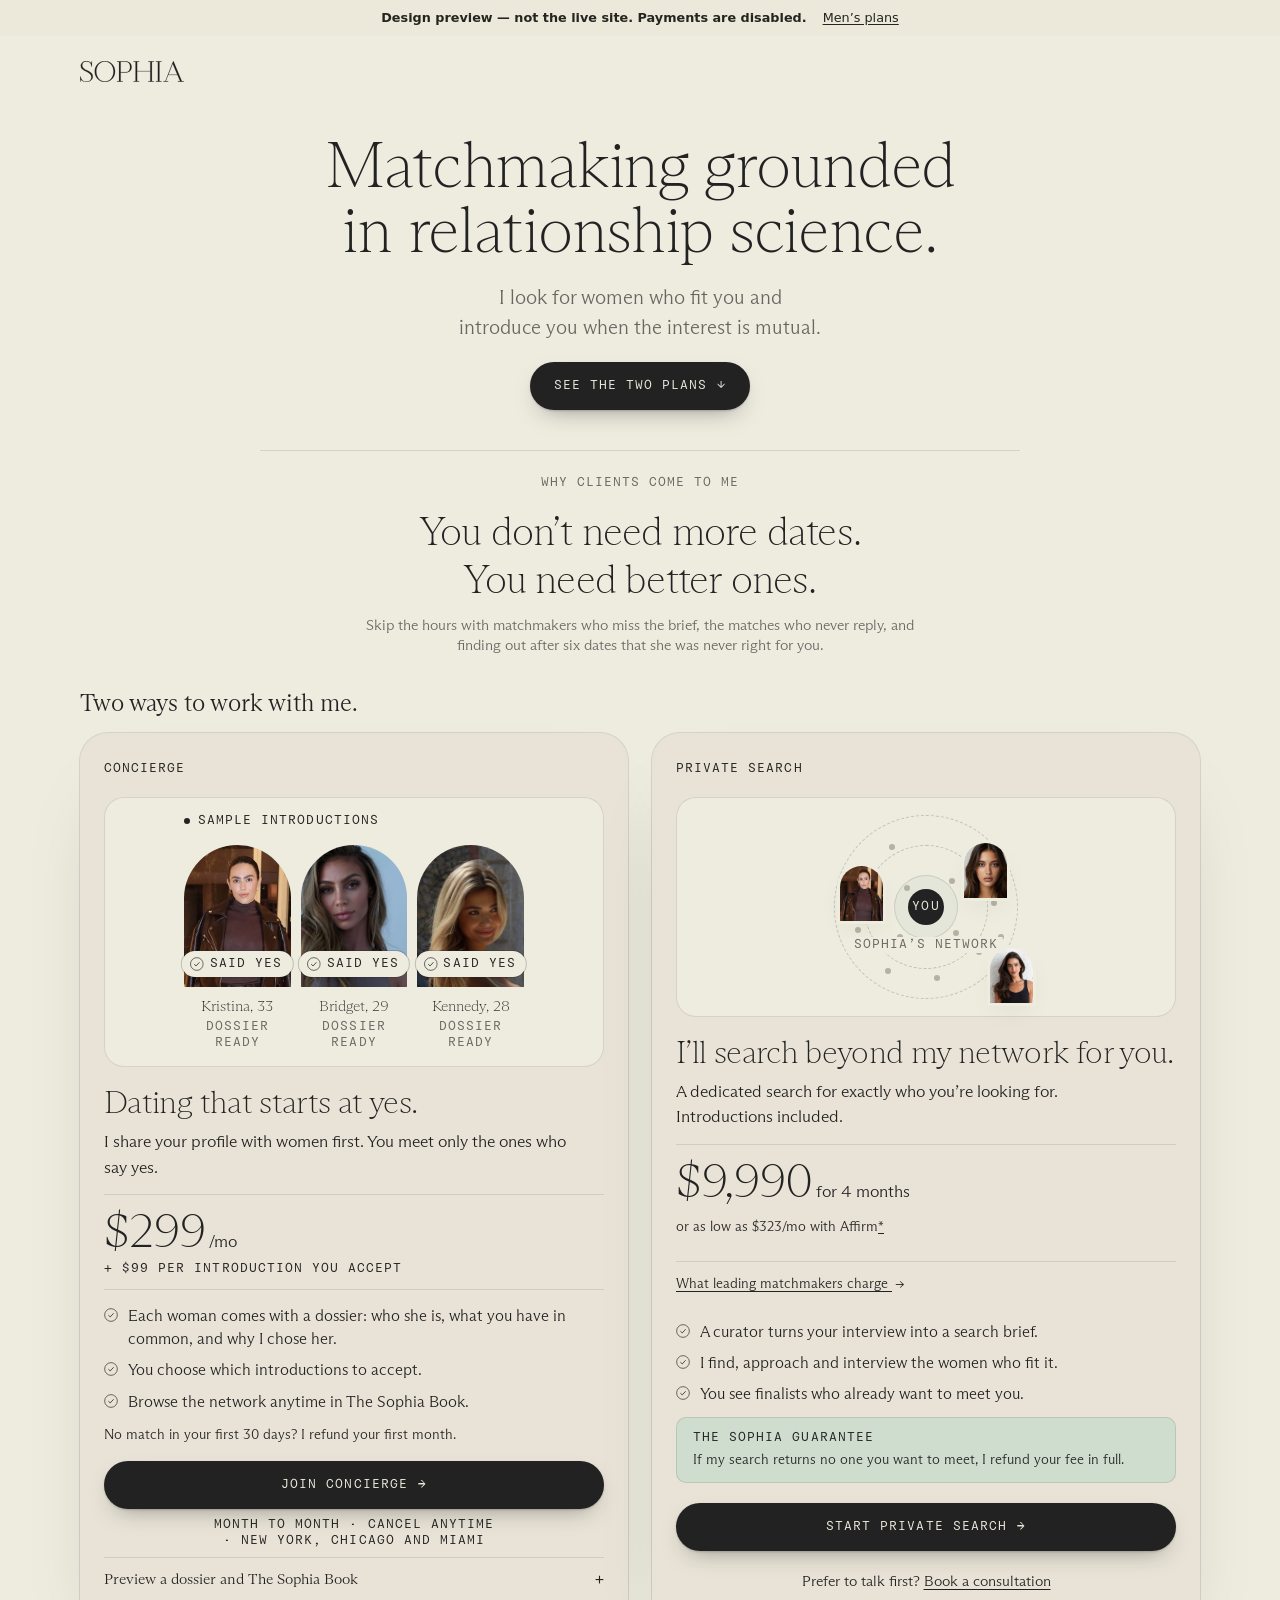
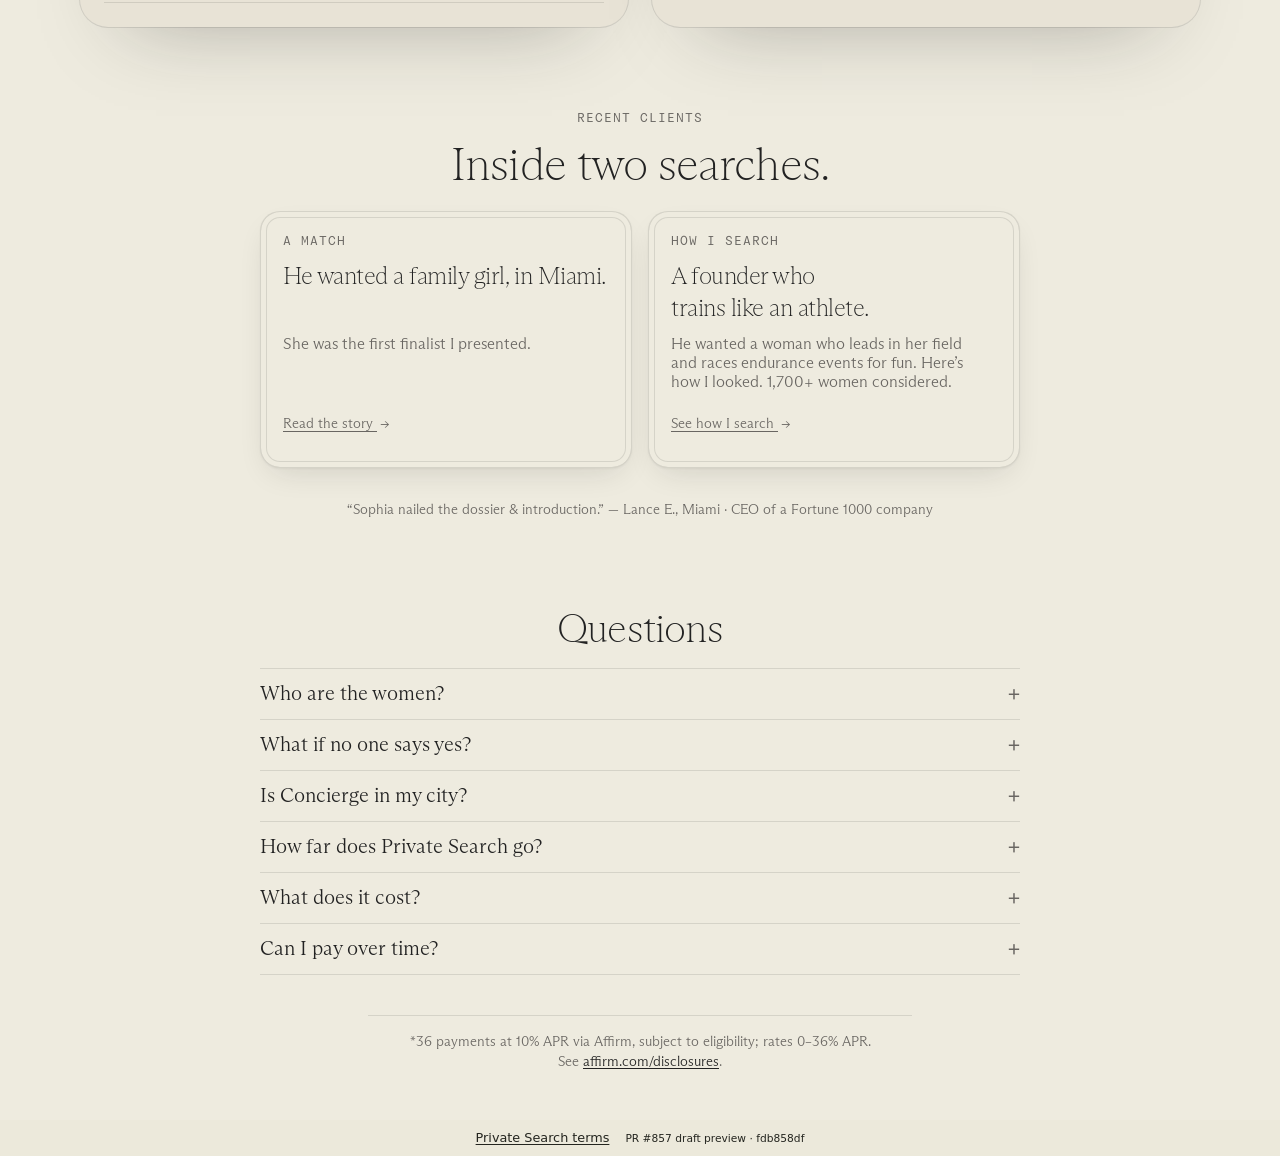
<file: two/index.html>
<!doctype html>
<html lang="en">
<head>
<meta charset="utf-8">
<meta name="viewport" content="width=device-width, initial-scale=1">
<meta name="robots" content="noindex, nofollow">
<title>Sophia Plans · Design Preview</title>
<link rel="icon" href="../assets/plans/sophia-wordmark.svg" type="image/svg+xml">
<link rel="stylesheet" href="../preview.css">
<script type="module" src="../preview.js"></script>
</head>
<body><div id="root" data-prefix="../" data-route="two"><link rel="preload" as="image" href="../assets/plans/sophia-wordmark.svg" fetchPriority="high"/><link rel="preload" as="image" href="../assets/plans/overhaul/kristina.webp" imageSizes="160px"/><link rel="preload" as="image" href="../assets/plans/overhaul/bridget.webp" imageSizes="160px"/><link rel="preload" as="image" href="../assets/plans/overhaul/kennedy.webp" imageSizes="160px"/><link rel="preload" as="image" href="../assets/plans/overhaul/alyssa.webp" imageSizes="72px"/><link rel="preload" as="image" href="../assets/plans/overhaul/josephine.webp" imageSizes="72px"/><aside class="preview-banner"><strong>Design preview — not the live site. Payments are disabled.</strong><a href="../plans/">Men’s plans</a></aside><main class="It i  " data-plans-overhaul="true" data-plans-version="two_plan_simple_v1"><header class="Oe"><img alt="Sophia" width="104" height="21" src="../assets/plans/sophia-wordmark.svg" fetchPriority="high"/></header><section id="top" class="m"><h1>Matchmaking grounded in relationship science.</h1><p class="Qe">I look for women who fit you and introduce you when the interest is mutual.</p><a class="L Fa" href="#plans">See the two plans<!-- --> <span aria-hidden="true">↓</span></a></section><section id="why" class="Ct" aria-labelledby="why-title"><p class="w">Why clients come to me</p><h2 id="why-title">You don’t need more dates. You need better ones.</h2><p class="Ca">Skip the hours with matchmakers who miss the brief, the matches who never reply, and finding out after six dates that she was never right for you.</p></section><section id="plans" class="Ve " aria-label="Plans"><p class="Aa">Two ways to work with me.</p><div class="Ze"><article id="concierge" class="R" aria-labelledby="concierge-title"><div class="Ta"><p class="We" id="concierge-title">Concierge</p></div><div class="At"><figure class="wi pe" aria-label="Example Concierge dossiers"><figcaption class="zi"><span class="at">Sample introductions</span></figcaption><div class="oe"><div class="ki" style="--i:0"><span class="Fi"><span class="ae Ui"><img loading="eager" alt="" sizes="160px" style="position:absolute;inset:0;width:100%;height:100%;color:transparent" src="../assets/plans/overhaul/kristina.webp"/></span><span class="Kt ne"><svg class="ui " viewBox="0 0 16 16" aria-hidden="true"><circle cx="8" cy="8" r="7.25" fill="none" stroke="currentColor" stroke-width="0.75"></circle><path d="M5 8.2 7.1 10.2 11 6" fill="none" stroke="currentColor" stroke-width="0.9"></path></svg> <!-- -->Said yes</span></span><p class="pt">Kristina<!-- -->, <!-- -->33</p><p class="Ot">Dossier ready</p></div><div class="ki" style="--i:1"><span class="Fi"><span class="ae Ui"><img loading="eager" alt="" sizes="160px" style="position:absolute;inset:0;width:100%;height:100%;color:transparent" src="../assets/plans/overhaul/bridget.webp"/></span><span class="Kt ne"><svg class="ui " viewBox="0 0 16 16" aria-hidden="true"><circle cx="8" cy="8" r="7.25" fill="none" stroke="currentColor" stroke-width="0.75"></circle><path d="M5 8.2 7.1 10.2 11 6" fill="none" stroke="currentColor" stroke-width="0.9"></path></svg> <!-- -->Said yes</span></span><p class="pt">Bridget<!-- -->, <!-- -->29</p><p class="Ot">Dossier ready</p></div><div class="ki" style="--i:2"><span class="Fi"><span class="ae Ui"><img loading="eager" alt="" sizes="160px" style="position:absolute;inset:0;width:100%;height:100%;color:transparent" src="../assets/plans/overhaul/kennedy.webp"/></span><span class="Kt ne"><svg class="ui " viewBox="0 0 16 16" aria-hidden="true"><circle cx="8" cy="8" r="7.25" fill="none" stroke="currentColor" stroke-width="0.75"></circle><path d="M5 8.2 7.1 10.2 11 6" fill="none" stroke="currentColor" stroke-width="0.9"></path></svg> <!-- -->Said yes</span></span><p class="pt">Kennedy<!-- -->, <!-- -->28</p><p class="Ot">Dossier ready</p></div></div></figure></div><h2 class="ti">Dating that starts at yes.</h2><p class="ei">I share your profile with women first. You meet only the ones who say yes.</p><div class="q"><p><b>$299</b><span>/mo</span></p><p class="Ie">+ <!-- -->$99<!-- --> per introduction you accept</p></div><ul class="G"><li><svg class="ui " viewBox="0 0 16 16" aria-hidden="true"><circle cx="8" cy="8" r="7.25" fill="none" stroke="currentColor" stroke-width="0.75"></circle><path d="M5 8.2 7.1 10.2 11 6" fill="none" stroke="currentColor" stroke-width="0.9"></path></svg><span>Each woman comes with a dossier: who she is, what you have in common, and why I chose her.</span></li><li><svg class="ui " viewBox="0 0 16 16" aria-hidden="true"><circle cx="8" cy="8" r="7.25" fill="none" stroke="currentColor" stroke-width="0.75"></circle><path d="M5 8.2 7.1 10.2 11 6" fill="none" stroke="currentColor" stroke-width="0.9"></path></svg><span>You choose which introductions to accept.</span></li><li><svg class="ui " viewBox="0 0 16 16" aria-hidden="true"><circle cx="8" cy="8" r="7.25" fill="none" stroke="currentColor" stroke-width="0.75"></circle><path d="M5 8.2 7.1 10.2 11 6" fill="none" stroke="currentColor" stroke-width="0.9"></path></svg><span>Browse the network anytime in <a href="#book">The Sophia Book</a>.</span></li></ul><p class="ja">No match in your first 30 days? I refund your first month.</p><div class="Ma"><button id="concierge-join" type="button" class="L">Join Concierge<!-- --> <span aria-hidden="true">→</span></button><p class="Ke">Month to month · Cancel anytime · <!-- -->New York, Chicago and Miami</p><details id="book" class="f O"><summary>Preview a dossier and <!-- -->The Sophia Book</summary><div class="P"><article class="xe " aria-label="Example dossier: Bridget"><header class="st"><span class="ae xt"><img loading="eager" alt="" sizes="120px" style="position:absolute;inset:0;width:100%;height:100%;color:transparent" src="../assets/plans/overhaul/bridget.webp"/></span><div><p class="Pt">Her dossier</p><p class="de">Bridget<!-- -->, <!-- -->29</p><p class="Ei">Jersey City<!-- --> · <!-- -->Nurse practitioner</p><span class="Kt Qt"><svg class="ui " viewBox="0 0 16 16" aria-hidden="true"><circle cx="8" cy="8" r="7.25" fill="none" stroke="currentColor" stroke-width="0.75"></circle><path d="M5 8.2 7.1 10.2 11 6" fill="none" stroke="currentColor" stroke-width="0.9"></path></svg> <!-- -->Said yes to you</span></div><span class="T"><i>Strong potential</i></span></header><div class="h"><section><p class="ot"><span class="Mi"></span>Where you align</p><ul><li><b>Children</b>Wants children. A shared requirement.</li><li><b>Intent</b>Seeking a committed relationship.</li><li><b>Trust &amp; commitment</b>Aligned. Both want direction, not ambiguity.</li></ul></section><section><p class="ot"><span class="Gi"></span>Worth discussing</p><ul><li><b>Handling conflict</b>Complementary. She needs space before she returns to an issue.</li><li><b>Social speed</b>You draw energy from a fuller calendar. She protects routine.</li></ul></section><section><p class="ot"><span class="Ri"></span>Open questions</p><ul><li>Can different weekly rhythms feel natural?</li><li>Can family plans find a shared pace?</li></ul></section></div><footer class="ge"><p class="nt"><span>Sophia’s view</span>I think this introduction is worth making.</p><span class="Y">Yes, arrange the introduction<em> · <!-- -->$99</em></span></footer></article><figure class="qi" aria-label="The Sophia Book: a sample"><div class="dt"><span class="Vt">The Sophia Book</span><span class="Zt">Jack’s book · Sample</span><span class="l"><span>Up to <!-- -->30<!-- --> cards</span><span>Best matches first</span><span>7<!-- --> of <!-- -->10<!-- --> dossiers left today</span></span></div><div class="gt"><ol class="Ni"><li><button type="button" class="ht" aria-pressed="true"><div class="le Bi "><span class="rt">01</span><span class="ae se"><img loading="eager" alt="" sizes="72px" style="position:absolute;inset:0;width:100%;height:100%;color:transparent" src="../assets/plans/overhaul/bridget.webp"/></span><div class="Si"><p class="Ti">Bridget<!-- -->, <!-- -->29</p><p class="ji">Jersey City<!-- --> · <!-- -->Nurse practitioner</p><p class="lt"><span>Wants children</span><span>Travel &amp; music</span></p></div><span class="S" style="--size:44px" aria-label="94% match"><svg viewBox="0 0 48 48" aria-hidden="true"><circle cx="24" cy="24" r="20" class="Ci"></circle><circle cx="24" cy="24" r="20" class="Ai" stroke-dasharray="118.12388377497622 125.66370614359172"></circle></svg><b>94</b></span></div></button><div class="ct"><article class="xe v" aria-label="Example dossier: Bridget"><header class="st"><span class="ae xt"><img loading="eager" alt="" sizes="120px" style="position:absolute;inset:0;width:100%;height:100%;color:transparent" src="../assets/plans/overhaul/bridget.webp"/></span><div><p class="Pt">Her dossier</p><p class="de">Bridget<!-- -->, <!-- -->29</p><p class="Ei">Jersey City<!-- --> · <!-- -->Nurse practitioner</p><span class="Hi">94<!-- -->% match</span></div><span class="T"><i>Strong potential</i></span></header><div class="h"><section><p class="ot"><span class="Mi"></span>Where you align</p><ul><li><b>Children</b>Wants children. A shared requirement.</li><li><b>Intent</b>Seeking a committed relationship.</li><li><b>Trust &amp; commitment</b>Aligned. Both want direction, not ambiguity.</li></ul></section><section><p class="ot"><span class="Gi"></span>Worth discussing</p><ul><li><b>Handling conflict</b>Complementary. She needs space before she returns to an issue.</li><li><b>Social speed</b>You draw energy from a fuller calendar. She protects routine.</li></ul></section><section><p class="ot"><span class="Ri"></span>Open questions</p><ul><li>Can different weekly rhythms feel natural?</li><li>Can family plans find a shared pace?</li></ul></section></div></article><div class="Ji"><span class="_t">Request an introduction · <!-- -->$299</span><span class="Wi">Sophia reaches out to <!-- -->Bridget<!-- -->. She decides.</span></div></div></li><li><button type="button" class="ht" aria-pressed="false"><div class="le  "><span class="rt">02</span><span class="ae se"><img loading="eager" alt="" sizes="72px" style="position:absolute;inset:0;width:100%;height:100%;color:transparent" src="../assets/plans/overhaul/kristina.webp"/></span><div class="Si"><p class="Ti">Kristina<!-- -->, <!-- -->33</p><p class="ji">Miami<!-- --> · <!-- -->Registered nurse</p><p class="lt"><span>Deep talks</span><span>Close to family</span></p></div><span class="S" style="--size:44px" aria-label="91% match"><svg viewBox="0 0 48 48" aria-hidden="true"><circle cx="24" cy="24" r="20" class="Ci"></circle><circle cx="24" cy="24" r="20" class="Ai" stroke-dasharray="114.35397259066848 125.66370614359172"></circle></svg><b>91</b></span></div></button></li><li><button type="button" class="ht" aria-pressed="false"><div class="le  "><span class="rt">03</span><span class="ae se"><img loading="eager" alt="" sizes="72px" style="position:absolute;inset:0;width:100%;height:100%;color:transparent" src="../assets/plans/overhaul/kennedy.webp"/></span><div class="Si"><p class="Ti">Kennedy<!-- -->, <!-- -->28</p><p class="ji">Miami<!-- --> · <!-- -->Sales &amp; modeling</p><p class="lt"><span>Boat days</span><span>Marriage-minded</span></p></div><span class="S" style="--size:44px" aria-label="89% match"><svg viewBox="0 0 48 48" aria-hidden="true"><circle cx="24" cy="24" r="20" class="Ci"></circle><circle cx="24" cy="24" r="20" class="Ai" stroke-dasharray="111.84069846779663 125.66370614359172"></circle></svg><b>89</b></span></div></button></li><li><button type="button" class="ht" aria-pressed="false"><div class="le  "><span class="rt">04</span><span class="ae se"><img loading="eager" alt="" sizes="72px" style="position:absolute;inset:0;width:100%;height:100%;color:transparent" src="../assets/plans/overhaul/alyssa.webp"/></span><div class="Si"><p class="Ti">Alyssa<!-- -->, <!-- -->29</p><p class="ji">New York<!-- --> · <!-- -->Creative</p><p class="lt"><span>Fitness</span><span>Nights out</span></p></div><span class="S" style="--size:44px" aria-label="87% match"><svg viewBox="0 0 48 48" aria-hidden="true"><circle cx="24" cy="24" r="20" class="Ci"></circle><circle cx="24" cy="24" r="20" class="Ai" stroke-dasharray="109.32742434492481 125.66370614359172"></circle></svg><b>87</b></span></div></button></li><li><button type="button" class="ht" aria-pressed="false"><div class="le  "><span class="rt">05</span><span class="ae se"><img loading="eager" alt="" sizes="72px" style="position:absolute;inset:0;width:100%;height:100%;color:transparent" src="../assets/plans/overhaul/josephine.webp"/></span><div class="Si"><p class="Ti">Josephine<!-- -->, <!-- -->26</p><p class="ji">New York<!-- --> · <!-- -->Creative</p><p class="lt"><span>Art &amp; design</span><span>Spontaneous</span></p></div><span class="S" style="--size:44px" aria-label="85% match"><svg viewBox="0 0 48 48" aria-hidden="true"><circle cx="24" cy="24" r="20" class="Ci"></circle><circle cx="24" cy="24" r="20" class="Ai" stroke-dasharray="106.81415022205296 125.66370614359172"></circle></svg><b>85</b></span></div></button></li><li class="Xi">+ <!-- -->25<!-- --> more, best first. New matches take each open place.</li></ol><div class="j"><article class="xe v" aria-label="Example dossier: Bridget"><header class="st"><span class="ae xt"><img loading="eager" alt="" sizes="120px" style="position:absolute;inset:0;width:100%;height:100%;color:transparent" src="../assets/plans/overhaul/bridget.webp"/></span><div><p class="Pt">Her dossier</p><p class="de">Bridget<!-- -->, <!-- -->29</p><p class="Ei">Jersey City<!-- --> · <!-- -->Nurse practitioner</p><span class="Hi">94<!-- -->% match</span></div><span class="T"><i>Strong potential</i></span></header><div class="h"><section><p class="ot"><span class="Mi"></span>Where you align</p><ul><li><b>Children</b>Wants children. A shared requirement.</li><li><b>Intent</b>Seeking a committed relationship.</li><li><b>Trust &amp; commitment</b>Aligned. Both want direction, not ambiguity.</li></ul></section><section><p class="ot"><span class="Gi"></span>Worth discussing</p><ul><li><b>Handling conflict</b>Complementary. She needs space before she returns to an issue.</li><li><b>Social speed</b>You draw energy from a fuller calendar. She protects routine.</li></ul></section><section><p class="ot"><span class="Ri"></span>Open questions</p><ul><li>Can different weekly rhythms feel natural?</li><li>Can family plans find a shared pace?</li></ul></section></div></article><div class="Ji"><span class="_t">Request an introduction · <!-- -->$299</span><span class="Wi">Sophia reaches out to <!-- -->Bridget<!-- -->. She decides.</span></div></div></div></figure><p>Browsing is free, with up to <!-- -->10<!-- --> full dossiers a day. To meet someone from the book, request an introduction for <!-- -->$299<!-- -->. I reach out, and she decides.</p></div></details></div></article><article id="private-search" class="R Sa" aria-labelledby="search-title"><div class="Ta"><p class="We" id="search-title">Private Search</p></div><div class="At _e"><div class="Yi s" aria-hidden="true"><span class="Ii Ki"></span><span class="Ii mt"></span><span class="Ii K"></span><span class="ft" style="left:74%;top:24%;--i:0"></span><span class="ft" style="left:86%;top:48%;--i:1"></span><span class="ft" style="left:78%;top:74%;--i:2"></span><span class="ft" style="left:56%;top:88%;--i:3"></span><span class="ft" style="left:30%;top:84%;--i:4"></span><span class="ft" style="left:14%;top:62%;--i:5"></span><span class="ft" style="left:16%;top:34%;--i:6"></span><span class="ft" style="left:32%;top:18%;--i:7"></span><span class="ft" style="left:64%;top:36%;--i:8"></span><span class="ft" style="left:66%;top:64%;--i:9"></span><span class="ft" style="left:36%;top:66%;--i:10"></span><span class="ft" style="left:40%;top:40%;--i:11"></span><span class="ft" style="left:92%;top:30%;--i:12"></span><span class="ft" style="left:8%;top:46%;--i:13"></span><span class="ft" style="left:90%;top:66%;--i:14"></span><span class="ae bt Li"><img loading="eager" alt="" sizes="56px" style="position:absolute;inset:0;width:100%;height:100%;color:transparent" src="../assets/plans/overhaul/josephine.webp"/></span><span class="ae bt Oi"><img loading="eager" alt="" sizes="56px" style="position:absolute;inset:0;width:100%;height:100%;color:transparent" src="../assets/plans/overhaul/kristina.webp"/></span><span class="ae bt Pi"><img loading="eager" alt="" sizes="56px" style="position:absolute;inset:0;width:100%;height:100%;color:transparent" src="../assets/plans/overhaul/alyssa.webp"/></span><span class="ie">You</span><span class="ee Qi">Sophia’s network</span></div></div><h2 id="search-heading" class="ti">I’ll search beyond my network for you.</h2><p class="ei">A dedicated search for exactly who you’re looking for. Introductions included.</p><div class="q"><p><b>$9,990</b> <span>for <!-- -->4<!-- --> months</span></p><p class="Z">or as low as <!-- -->$323<!-- -->/mo with Affirm<a href="#financing-footnote" aria-label="Financing disclosure">*</a></p></div><button type="button" class="Q" aria-haspopup="dialog">What leading matchmakers charge<!-- --> <span aria-hidden="true">→</span></button><ul class="G"><li><svg class="ui " viewBox="0 0 16 16" aria-hidden="true"><circle cx="8" cy="8" r="7.25" fill="none" stroke="currentColor" stroke-width="0.75"></circle><path d="M5 8.2 7.1 10.2 11 6" fill="none" stroke="currentColor" stroke-width="0.9"></path></svg><span>A curator turns your interview into a search brief.</span></li><li><svg class="ui " viewBox="0 0 16 16" aria-hidden="true"><circle cx="8" cy="8" r="7.25" fill="none" stroke="currentColor" stroke-width="0.75"></circle><path d="M5 8.2 7.1 10.2 11 6" fill="none" stroke="currentColor" stroke-width="0.9"></path></svg><span>I find, approach and interview the women who fit it.</span></li><li><svg class="ui " viewBox="0 0 16 16" aria-hidden="true"><circle cx="8" cy="8" r="7.25" fill="none" stroke="currentColor" stroke-width="0.75"></circle><path d="M5 8.2 7.1 10.2 11 6" fill="none" stroke="currentColor" stroke-width="0.9"></path></svg><span>You see finalists who already want to meet you.</span></li></ul><div class="Ea"><p class="Ye">The Sophia Guarantee</p><p>If my search returns no one you want to meet, I refund your fee in full.</p></div><div class="Ma"><button id="private-search-buy" type="button" class="L">Start Private Search <span aria-hidden="true">→</span></button><button id="private-search-consultation" type="button" class="Bt">Prefer to talk first? <u>Book a consultation</u></button></div></article></div></section><section id="proof" class="z" aria-labelledby="proof-title"><p class="w">Recent clients</p><h2 id="proof-title">Inside two searches.</h2><div class="ai"><article class="k"><p class="w">A match</p><h3>He wanted a family girl, in Miami.</h3><p>She was the first finalist I presented.</p><button type="button" class="Q" aria-haspopup="dialog">Read the story<!-- --> <span aria-hidden="true">→</span></button></article><article class="k"><p class="w">How I search</p><h3>A founder who trains like an athlete.</h3><p>He wanted a woman who leads in her field and races endurance events for fun. Here’s how I looked. 1,700+ women considered.</p><button type="button" class="Q" aria-haspopup="dialog">See how I search<!-- --> <span aria-hidden="true">→</span></button></article></div></section><p class="Ha">“Sophia nailed the dossier &amp; introduction.” — Lance E., Miami · CEO of a Fortune 1000 company</p><section class="Dt" aria-labelledby="faq-title"><h2 id="faq-title">Questions</h2><div><details class="f"><summary>Who are the women?</summary><p>Professionals, creatives, models and influencers. I interview each one to learn what she wants in a relationship.</p></details><details class="f"><summary>What if no one says yes?</summary><p>If no woman says yes to you in your first 30 days, I refund your first month. Concierge is month to month. Cancel anytime.</p></details><details class="f"><summary>Is Concierge in my city?</summary><p>Concierge is in New York, Chicago and Miami. Elsewhere, join the waitlist. Private Search works anywhere.</p></details><details class="f"><summary>How far does Private Search go?</summary><p>As far as it takes. For one client, a founder who trains like an athlete, I considered more than 1,700 women in his first round alone. I interview every woman who’s interested before you see her.</p></details><details class="f"><summary>What does it cost?</summary><p>$9,990 for the 4-month search, or as low as $323/mo with Affirm.*</p></details><details class="f"><summary>Can I pay over time?</summary><p>Yes. As low as $323/mo with Affirm, subject to approval.* You’ll see your options at checkout.</p></details></div></section><p id="financing-footnote" class="N">*<!-- -->36 payments at 10% APR via Affirm, subject to eligibility; rates 0–36% APR. See<!-- --> <a href="https://www.affirm.com/disclosures" target="_blank" rel="noopener">affirm.com/disclosures</a>.</p></main><footer class="preview-footer"><a href="../terms/#private-search">Private Search terms</a><small>PR #857 draft preview · <!-- -->fdb858df</small></footer></div></body>
</html>
</file>
<file: preview.css>
.It{--paper: #eeebdf;--black: #222222;--stone: #e8e3d6;--gravel: #b5b1a3;--graphite: #696662;--clay: #e3d6d3;--jade: #ceddcd;--marble: #d6dbe0;--plans-label-size: var(--text-caption-md-size);--plans-label-tracking: .08em;--card: var(--stone);--hair: color-mix(in srgb, var(--black) 12%, transparent);--hair-strong: color-mix(in srgb, var(--black) 22%, transparent);--positive: var(--black);--display: "ABC Arizona Text Sophia", "Cormorant Garamond Sophia", Georgia, serif;--body: "ABC Arizona Flare Sophia", "Cormorant Garamond Sophia", Georgia, serif;--mono: "Hypertext Mono Sophia", "Courier New", monospace;--ease: cubic-bezier(.22, 1, .36, 1);--lift: 0 1px 2px color-mix(in srgb, var(--black) 5%, transparent), 0 12px 32px -12px color-mix(in srgb, var(--black) 16%, transparent)}.vi,.Kt,.at,.Lt,.Ot,.rt,.Pt,.ot,.Y,.Qt,.Vt,.Zt,.l,._t,.te,.ee,.ie,.nt span,.S i,.T i{font-size:var(--plans-label-size);font-family:var(--mono);font-weight:400;text-transform:uppercase;letter-spacing:var(--plans-label-tracking)}.ui{width:14px;height:14px;flex:none}.ae{position:relative;display:block;overflow:hidden;background:var(--stone)}.ae img{object-fit:cover;object-position:50% 30%}.yi{display:flex;justify-content:center}.re{width:64px;height:84px;border-radius:999px 999px 6px 6px;margin-left:-10px;box-shadow:0 0 0 3px var(--paper)}.re:first-child{margin-left:0}.Kt{display:inline-flex;align-items:center;gap:6px;line-height:1;padding:6px 10px 6px 8px;border-radius:999px;color:var(--positive);background:var(--paper);box-shadow:0 0 0 1px var(--hair-strong);white-space:nowrap}.wi{margin:0}.zi{display:flex;align-items:baseline;justify-content:space-between;gap:12px;margin-bottom:16px}.at{color:var(--black);display:inline-flex;align-items:center;gap:8px}.at:before{content:"";width:6px;height:6px;border-radius:50%;background:var(--positive)}.Lt{color:var(--graphite)}.oe{display:grid;grid-template-columns:repeat(3,1fr);gap:12px}.ki{position:relative;text-align:center}.Ui{width:100%;aspect-ratio:3 / 4;border-radius:999px 999px 8px 8px}.Fi{position:relative;display:block}.ne{position:absolute;left:50%;transform:translate(-50%);bottom:10px}.pt{font-family:var(--display);font-weight:200;font-size:17px;margin-top:12px}.Ot{color:var(--graphite);margin-top:4px}.pe .pt{font-size:15px;margin-top:10px}.pe .oe{gap:10px}.S{position:relative;width:var(--size);height:var(--size);flex:none;display:grid;place-items:center}.S svg{position:absolute;inset:0;transform:rotate(-90deg)}.Ci{fill:none;stroke:var(--hair);stroke-width:1.5;stroke-dasharray:2 3}.Ai{fill:none;stroke:var(--black);stroke-width:1.5;stroke-linecap:round}.S b{font-family:var(--display);font-weight:300;font-size:15px;line-height:1}.S i{position:absolute;top:100%;margin-top:6px;font-style:normal;color:var(--black);white-space:nowrap}.le{display:grid;grid-template-columns:20px 56px 1fr auto;align-items:center;gap:14px;padding:12px 16px 12px 12px;border-radius:14px;background:var(--card);box-shadow:0 0 0 1px var(--hair);transition:box-shadow .3s var(--ease),transform .3s var(--ease)}.Bi{box-shadow:0 0 0 1px var(--black),var(--lift)}.Di{opacity:.5}.rt{color:var(--black)}.se{width:56px;height:70px;border-radius:999px 999px 6px 6px}.Si{min-width:0}.Ti{font-family:var(--display);font-weight:300;font-size:17px;line-height:1.2}.ji{font-size:var(--text-body-size);color:var(--black);margin-top:2px;white-space:nowrap;overflow:hidden;text-overflow:ellipsis}.lt{display:flex;flex-wrap:wrap;gap:6px;margin-top:8px}.lt span{font-family:var(--mono);font-size:var(--plans-label-size);text-transform:uppercase;letter-spacing:var(--plans-label-tracking);padding:4px 8px;border-radius:999px;background:var(--jade);color:var(--black)}.xe{background:var(--card);border-radius:20px;padding:24px;box-shadow:0 0 0 1px var(--hair),var(--lift);text-align:left}.st{display:grid;grid-template-columns:88px 1fr auto;gap:18px;align-items:center;padding-bottom:20px;border-bottom:1px solid var(--hair)}.xt{width:88px;height:112px;border-radius:999px 999px 8px 8px}.Pt{color:var(--black)}.de{font-family:var(--display);font-weight:200;font-size:28px;line-height:1.1;margin-top:6px}.Ei{font-size:var(--text-body-size);color:var(--black);margin-top:4px}.Qt{margin-top:10px}.T{width:96px;height:96px;border-radius:50%;border:1px dashed var(--hair-strong);display:grid;place-items:center;text-align:center;padding:10px}.T i{font-style:normal;line-height:1.4}.h{display:grid;grid-template-columns:repeat(3,1fr);gap:20px;padding-top:20px}.ot{color:var(--black);display:flex;align-items:center;gap:8px;margin-bottom:12px}.ot span{width:7px;height:7px;border-radius:50%;flex:none}.Mi{background:var(--positive)}.Gi{background:var(--graphite)}.Ri{border:1px solid var(--graphite)}.h ul{display:grid;gap:12px}.h li{font-size:var(--text-body-size);line-height:1.45;color:var(--black)}.h li b{display:block;font-weight:400;color:var(--black)}.ge{display:flex;align-items:center;justify-content:space-between;gap:16px;margin-top:20px;padding-top:20px;border-top:1px solid var(--hair)}.nt{font-family:var(--display);font-weight:300;font-size:17px;line-height:1.35}.nt span{display:block;color:var(--black);margin-bottom:4px}.Y{flex:none;padding:14px 20px;border-radius:999px;background:var(--black);color:var(--paper)}.Y em{font-style:normal;opacity:.7}.v{padding:20px;box-shadow:0 0 0 1px var(--hair)}.v .st{grid-template-columns:64px 1fr auto;gap:14px;padding-bottom:16px}.v .xt{width:64px;height:82px}.v .de{font-size:22px}.v .T{width:88px;height:88px}.v .h{gap:14px;padding-top:16px}.qi{margin:0;border-radius:24px;background:var(--stone);overflow:hidden;box-shadow:0 0 0 1px var(--hair),0 30px 60px -30px color-mix(in srgb,var(--black) 30%,transparent)}.dt{display:grid;grid-template-columns:auto 1fr auto;align-items:baseline;gap:16px;padding:18px 24px;border-bottom:1px solid var(--hair);background:var(--paper)}.Vt{font-family:var(--display);font-weight:300;font-size:20px;text-transform:none;letter-spacing:-.01em}.Zt{color:var(--graphite)}.l{display:flex;gap:16px;color:var(--graphite)}.l span+span:before{content:"\b7";margin-right:16px}.gt{position:relative;display:grid;grid-template-columns:minmax(0,.95fr) minmax(0,1.25fr);gap:48px;padding:28px}.Ni{display:grid;gap:10px;align-content:start}.ht{display:block;width:100%;text-align:left;font:inherit;color:inherit;background:none;border:0;padding:0;cursor:pointer;border-radius:14px}.ht:hover>div:not([class*=chemActive]){box-shadow:0 0 0 1px var(--hair-strong);transform:translate(2px)}.ht:focus-visible{outline:2px solid var(--black);outline-offset:2px}.j{position:relative;animation:I .5s var(--ease) both}.j:before{content:"";position:absolute;top:-28px;bottom:-28px;left:-24px;width:1px;background:linear-gradient(transparent,var(--hair-strong) 10%,var(--hair-strong) 90%,transparent);box-shadow:-12px 0 28px 2px color-mix(in srgb,var(--black) 5%,transparent)}@keyframes I{0%{opacity:0;transform:translate(10px)}}.Hi{display:inline-block;margin-top:10px;font-family:var(--mono);font-size:var(--plans-label-size);text-transform:uppercase;letter-spacing:var(--plans-label-tracking);padding:6px 10px;border-radius:999px;box-shadow:0 0 0 1px var(--hair-strong)}.ct{display:none}.Xi{font-size:var(--text-body-size);color:var(--black);padding:6px 4px 0}.j{display:grid;gap:16px;align-content:start}.Ji{display:flex;align-items:center;gap:16px;flex-wrap:wrap}._t{padding:14px 20px;border-radius:999px;background:var(--black);color:var(--paper)}.Wi{font-size:var(--text-body-size);color:var(--black)}.Yi{position:relative;width:100%;aspect-ratio:1;max-width:360px;margin:0 auto}.Ii{position:absolute;border-radius:50%;border:1px dashed var(--hair-strong);left:50%;top:50%;transform:translate(-50%,-50%)}.Ki{width:34%;height:34%;background:color-mix(in srgb,var(--jade) 35%,transparent);border-style:solid;border-color:var(--hair)}.mt{width:66%;height:66%}.K{width:98%;height:98%}.ft{position:absolute;width:6px;height:6px;margin:-3px 0 0 -3px;border-radius:50%;background:var(--gravel)}.bt{position:absolute;width:min(23%,44px);height:auto;aspect-ratio:44 / 56;border-radius:999px 999px 6px 6px;box-shadow:0 0 0 3px var(--paper),var(--lift)}.Li{left:70%;top:16%}.Oi{left:4%;top:28%}.Pi{left:84%;top:72%}.ie{position:absolute;left:50%;top:50%;transform:translate(-50%,-50%);width:clamp(36px,15%,56px);aspect-ratio:1;border-radius:50%;display:grid;place-items:center;background:var(--black);color:var(--paper)}.ee{position:absolute;color:var(--graphite);left:50%;transform:translate(-50%);white-space:nowrap}.Qi{top:66%;background:var(--paper);padding:0 4px}.Vi{top:calc(1% + 6px);background:var(--paper);padding:0 6px}.s .mt,.s .K{animation:he 1.6s var(--ease) both}.s .K{animation-delay:.3s}.s .ft{animation:vt .6s var(--ease) both;animation-delay:calc(.5s + var(--i) * 70ms)}.s .bt{animation:vt .8s var(--ease) both;animation-delay:1.8s}@keyframes he{0%{opacity:0;transform:translate(-50%,-50%) scale(.6)}}@keyframes vt{0%{opacity:0;transform:scale(.2)}}.c{display:grid;grid-template-columns:repeat(4,1fr);gap:24px;position:relative}.c:before{content:"";position:absolute;left:6px;right:0;top:6px;border-top:1px dashed var(--hair-strong)}.c li{position:relative}.ut{display:block;width:13px;height:13px;border-radius:50%;background:var(--paper);box-shadow:inset 0 0 0 1px var(--black);margin-bottom:20px;position:relative}.c li:last-child .ut{background:var(--positive);box-shadow:0 0 0 4px var(--jade)}.te{color:var(--graphite)}.c h4{font-family:var(--display);font-weight:200;font-size:24px;margin:8px 0;letter-spacing:-.01em}.Zi{font-size:15px;line-height:1.5;color:var(--graphite)}@container _i (max-width: 540px){.gt{grid-template-columns:1fr;padding:16px;gap:20px}.j{display:none}.ct{display:grid;gap:14px;margin:10px 0 8px;animation:I .5s var(--ease) both}.dt{grid-template-columns:1fr auto;padding:16px}.l{grid-column:1 / -1;flex-wrap:wrap;gap:4px 12px}.l span+span:before{margin-right:12px}.h{grid-template-columns:1fr;gap:18px}}@media(max-width:900px){.gt{grid-template-columns:1fr;padding:16px;gap:20px}.j{display:none}.ct{display:grid;gap:14px;margin:10px 0 8px;animation:I .5s var(--ease) both}.dt{grid-template-columns:1fr auto;padding:16px}.l{grid-column:1 / -1;flex-wrap:wrap;gap:4px 12px}.l span+span:before{margin-right:12px}.h{grid-template-columns:1fr;gap:18px}.c{grid-template-columns:1fr;gap:28px;padding-left:32px}.c:before{inset:6px auto 0 6px;border-top:0;border-left:1px dashed var(--hair-strong)}.ut{position:absolute;left:-32px;top:0;margin:0}}@media(max-width:600px){.It{--plans-label-size: var(--text-caption-size)}}@media(max-width:480px){.xe{padding:18px}.st{grid-template-columns:72px 1fr}.xt{width:72px;height:92px}.T{display:none}.ge{flex-direction:column;align-items:stretch;text-align:left}.Y{text-align:center}.le{grid-template-columns:48px 1fr auto;gap:12px;padding:10px 12px 10px 10px}.rt{display:none}.se{width:48px;height:60px}.pt{font-size:var(--text-body-size)}.ne{padding:5px 6px;bottom:8px}.lt span+span{display:none}.l span+span:before{content:none}.l{gap:4px 14px}}@media(prefers-reduced-motion:reduce){.s .mt,.s .K,.s .ft,.s .bt{animation:none}}.g{position:fixed;inset:0;z-index:80;background:var(--paper);color:var(--black);font-family:var(--body);font-weight:300;-webkit-font-smoothing:antialiased;display:grid;grid-template-rows:auto 1fr auto;overflow:hidden;animation:ce .5s var(--ease) both}.g:before{content:"";position:absolute;inset:0;pointer-events:none;background:radial-gradient(ellipse 70% 60% at 50% 45%,var(--paper),transparent 70%)}.g :where(h2,p){margin:0}.g :where(ol,ul){margin:0;padding:0;list-style:none}.g :where(button){font:inherit;color:inherit;background:none;border:0;padding:0;cursor:pointer}.g button:focus-visible{outline:2px solid var(--black);outline-offset:3px}.ta{animation:me .6s var(--ease) both}@keyframes ce{0%{opacity:0}}@keyframes me{to{opacity:0;transform:scale(1.02)}}.fe,.be,.ve,.yt b,.u i,.wt,.ue,.ye,.zt b,.t span,.we,.x b,.ze,.E button,.ke{font-family:var(--mono);font-weight:400;text-transform:uppercase;letter-spacing:.06em}.Ue{position:relative;z-index:3;padding:20px 32px 0;max-width:1200px;width:100%;margin:0 auto}.ea{display:grid;grid-template-columns:repeat(9,1fr);gap:6px}.Fe{height:2px;background:var(--hair);border-radius:2px;overflow:hidden}.Fe i{display:block;height:100%;width:0;background:var(--black)}.ia{width:100%!important}.aa{animation:Ce var(--d) linear both;animation-play-state:var(--state)}@keyframes Ce{to{width:100%}}.ra{display:flex;justify-content:space-between;align-items:center;margin-top:16px}.be{font-size:10px;color:var(--graphite)}.oa{display:flex;gap:8px;align-items:center}.ke{width:44px;height:44px;border-radius:50%;font-size:9px;box-shadow:0 0 0 1px var(--hair)}.ve{font-size:10px;height:44px;padding:0 16px;border-radius:999px;background:var(--stone);box-shadow:inset 0 0 0 1px var(--paper),0 0 0 1px var(--hair)}.na{position:absolute;top:96px;bottom:120px;width:22%;z-index:1}.pa{left:0}.la{right:0}.kt{position:relative;z-index:2;display:flex;flex-direction:column;align-items:center;justify-content:center;gap:32px;padding:16px 32px;min-height:0;pointer-events:none;animation:n .7s var(--ease) both}.kt button{pointer-events:auto}@keyframes n{0%{opacity:0;transform:translateY(12px)}}.y{text-align:center;max-width:860px}.y h2{text-wrap:balance;font-family:var(--display);font-weight:200;font-size:52px;line-height:1.06;letter-spacing:-.02em}.y h2 small{font-size:.45em;color:var(--graphite);letter-spacing:0}.fe{font-size:11px;color:var(--graphite);margin-bottom:16px!important}.yt{position:relative;z-index:2;text-align:center;max-width:760px;margin:0 auto 40px!important;padding:0 32px;font-family:var(--display);font-weight:300;font-size:20px;line-height:1.45;color:var(--graphite);animation:n .7s var(--ease) .2s both}.sa{display:flex;flex-direction:column;align-items:center;gap:28px}.Ae{width:200px;height:200px;object-fit:contain;animation:Be 4s ease-in-out infinite}.xa{width:120px;height:120px}@keyframes Be{50%{transform:scale(1.04)}}.da{position:relative;width:min(960px,100%)}.M{position:absolute;left:0;right:0;bottom:64px;height:120px;width:100%;overflow:visible}.M path{fill:none;stroke:var(--hair-strong);stroke-width:1;stroke-dasharray:4 5;vector-effect:non-scaling-stroke;animation:De 1.2s var(--ease) both;animation-delay:calc(.3s + var(--i) * .12s)}.M .ga{stroke:var(--positive);stroke-dasharray:none;animation:none}.M .ha{opacity:.25;animation:none}@keyframes De{0%{opacity:0}}.Se{display:grid;grid-template-columns:repeat(5,1fr);gap:20px;margin-bottom:128px}.ca{text-align:center;animation:n .8s var(--ease) both;animation-delay:calc(var(--i) * 90ms);transition:opacity .6s var(--ease),filter .6s var(--ease)}.ma{opacity:.28;filter:grayscale(1)}.fa{position:relative;display:block}.ba{width:100%;aspect-ratio:3 / 4;border-radius:999px 999px 10px 10px;box-shadow:var(--lift)}.Te{position:absolute;left:50%;bottom:12px;transform:translate(-50%);animation:je .6s var(--ease) both;animation-delay:.3s}@keyframes je{0%{opacity:0;transform:translate(-50%,8px) scale(.9)}}.wt{font-size:10px;color:var(--graphite);margin-top:10px!important}.u{position:absolute;left:50%;bottom:0;transform:translate(-50%);display:flex;align-items:center;gap:12px;padding:10px 20px 10px 10px;border-radius:999px;background:var(--card);box-shadow:0 0 0 1px var(--hair),var(--lift)}.Ee{width:40px;height:40px;border-radius:50%;background:var(--black);color:var(--paper);display:grid;place-items:center;font-family:var(--display);font-size:18px}.u b{display:block;font-family:var(--display);font-weight:300;font-size:16px}.u i{display:block;font-style:normal;font-size:9px;color:var(--graphite);margin-top:2px}.Me{width:min(820px,100%);animation:n .9s var(--ease) .2s both}.Ge{width:min(1040px,100%);animation:n .9s var(--ease) .2s both}.va{width:min(460px,100%);background:var(--card);border-radius:24px;padding:20px;box-shadow:0 0 0 1px var(--hair),var(--lift);display:grid;gap:12px}.ye{display:flex;align-items:center;gap:10px;font-size:10px;color:var(--graphite);padding-bottom:12px;border-bottom:1px solid var(--hair)}.ua{width:32px;height:32px;border-radius:50%}.zt{font-size:16px;line-height:1.45;padding:12px 16px;border-radius:18px 18px 18px 6px;background:var(--stone);max-width:88%;animation:n .6s var(--ease) .5s both}.zt b{display:block;font-size:9px;color:var(--graphite);margin-bottom:4px}.ya{justify-self:end;border-radius:18px 18px 6px;background:var(--jade);animation-delay:1.6s}.ue{font-size:10px;padding:8px 14px;border-radius:999px;box-shadow:0 0 0 1px var(--hair);color:var(--graphite)}.Ut{display:flex;flex-direction:column;align-items:center;gap:36px}.Ut .y h2{font-size:88px}.t{display:grid;grid-template-columns:repeat(3,220px);position:relative}.t:before{content:"";position:absolute;left:110px;right:110px;top:6px;border-top:1px dashed var(--hair-strong)}.t li{text-align:center;font-family:var(--display);font-weight:300;font-size:22px;position:relative;padding-top:28px;animation:n .6s var(--ease) both}.t li:nth-child(2){animation-delay:.4s}.t li:nth-child(3){animation-delay:.8s}.t li:before{content:"";position:absolute;left:50%;top:0;width:13px;height:13px;margin-left:-6px;border-radius:50%;background:var(--paper);box-shadow:inset 0 0 0 1px var(--black)}.t li:last-child:before{background:var(--positive);box-shadow:0 0 0 4px var(--jade)}.t span{display:block;font-size:10px;color:var(--graphite);margin-bottom:6px}.Re{font-family:var(--display);font-size:22px;padding:14px 24px;border-radius:999px;background:var(--jade);animation:n .6s var(--ease) 1.2s both}.we{font-size:10px;color:var(--graphite)}.wa{display:flex;flex-direction:column;align-items:center;gap:32px;width:min(980px,100%)}.qe{display:grid;grid-template-columns:360px 1fr;gap:64px;align-items:center;width:100%}.Ne{width:360px}.x{display:grid;gap:18px}.x li{display:grid;grid-template-columns:120px 1fr;align-items:baseline;gap:16px;padding-bottom:14px;border-bottom:1px solid var(--hair);animation:n .6s var(--ease) both;animation-delay:calc(.6s + var(--i) * .45s)}.x b{font-size:11px;font-weight:400}.x span{font-family:var(--display);font-size:22px}.x .za{display:block;border:0;font-family:var(--mono);font-size:11px;text-transform:uppercase;letter-spacing:.06em;color:var(--graphite)}.E{display:flex;gap:12px}.E button{height:52px;padding:0 28px;border-radius:999px;font-size:11px;background:var(--black);color:var(--paper)}.E button+button{background:var(--stone);color:var(--black);box-shadow:inset 0 0 0 1px var(--paper),0 0 0 1px var(--hair-strong)}.ze{font-size:10px;color:var(--graphite)}.He,.He *{animation:none!important;transition:none!important}@media(max-width:900px){.Ue{padding:14px 16px 0}.kt{padding:8px 16px;gap:20px;justify-content:center}.y h2{font-size:32px}.Ut .y h2{font-size:60px}.yt{font-size:16px;margin-bottom:24px!important;padding:0 20px}.Se{grid-template-columns:repeat(5,1fr);gap:8px;margin-bottom:96px}.Te{font-size:0;gap:0;padding:5px;bottom:6px}.wt{font-size:8px}.M{bottom:52px;height:80px}.u{padding:8px 14px 8px 8px}.Ee{width:32px;height:32px;font-size:15px}.u b{font-size:14px}.Ae{width:140px;height:140px}.t{grid-template-columns:1fr;gap:20px}.t:before{display:none}.t li{padding-top:0;padding-left:0}.t li:before{display:none}.Re{font-size:17px;text-align:center;border-radius:18px}.qe{grid-template-columns:1fr;gap:20px;justify-items:center}.Ne{width:200px}.x{width:100%;gap:10px}.x li{grid-template-columns:96px 1fr;padding-bottom:8px}.x span{font-size:17px}.Ge{max-height:56vh;overflow:hidden;border-radius:24px;-webkit-mask-image:linear-gradient(var(--black) 80%,transparent);mask-image:linear-gradient(var(--black) 80%,transparent)}.Me{max-height:58vh;overflow:hidden;-webkit-mask-image:linear-gradient(var(--black) 82%,transparent);mask-image:linear-gradient(var(--black) 82%,transparent)}.E{flex-direction:column;width:100%;max-width:320px}}@media(prefers-reduced-motion:reduce){.g *,.g{animation-duration:1ms!important}}.ka{animation:Xe .16s ease-out forwards}.Ua{animation:Je .16s ease-in forwards;pointer-events:none}@keyframes Xe{0%{opacity:0}to{opacity:1}}@keyframes Je{0%{opacity:1}to{opacity:0}}.i{--max: 1120px;--gutter: 32px;--section-space: clamp(48px, 8vw, 84px);--section-title-size: var(--text-heading-lg-size);--section-title-line-height: var(--text-heading-lg-line-height);min-height:100vh;background:var(--paper);color:var(--black);font-family:var(--body);font-weight:300;-webkit-font-smoothing:antialiased;padding:0 var(--gutter) 48px}.i :where(h1,h2,h3,h4){font-family:var(--display);font-weight:200;letter-spacing:-.02em;margin:0;text-wrap:balance}.i :where(p,blockquote,.G li span){text-wrap:pretty}:where(.i) :where(p,figure,blockquote){margin:0}.i :where(button,a,summary):focus-visible{outline:2px solid var(--black);outline-offset:3px}:where(.i) :where(ol,ul){margin:0;padding:0;list-style:none}:where(.i) button{font:inherit;color:inherit;background:none;border:0;padding:0;cursor:pointer}.w,.We,.Ye,.Ie,.L,.Ke,.Ft,.Le{font-family:var(--mono);font-weight:400;text-transform:uppercase;font-size:var(--plans-label-size);letter-spacing:var(--plans-label-tracking)}.w{color:var(--graphite);margin-bottom:16px}.Oe{max-width:var(--max);margin:0 auto;height:72px;display:flex;align-items:center;justify-content:space-between}.Ft{display:inline-flex;align-items:center;gap:8px;padding:10px 16px;border-radius:999px;background:var(--stone);box-shadow:0 0 0 1px var(--hair);min-height:44px}.m{max-width:760px;margin:0 auto;padding:24px 0 40px;text-align:center}.m h1{font-size:64px;line-height:1.02}.m .Pe{margin:8px auto 0;font:200 var(--text-heading-size)/var(--text-heading-line-height) var(--display);text-wrap:balance}.Qe{font-size:20px;line-height:1.5;color:var(--graphite);margin:20px auto 0;max-width:32em;text-wrap:balance}.m .Fa{width:auto;margin-top:20px;padding-inline:24px}.Ct{text-align:center;max-width:760px;margin:0 auto 32px;padding-top:24px;border-top:1px solid var(--hair)}.Ct h2{margin-inline:auto;max-width:28ch}.Ca{max-width:64ch;margin:12px auto 0;color:var(--graphite);font-size:var(--text-body-size);line-height:var(--text-body-line-height)}.Aa{margin-bottom:14px;font-family:var(--display);font-size:var(--text-title-lg-size);line-height:var(--text-title-lg-line-height)}.Ve{max-width:var(--max);margin:0 auto}.Ze{display:grid;grid-template-columns:repeat(2,minmax(0,1fr));gap:24px}.Ba{max-width:560px;margin-inline:auto}.R{position:relative;display:flex;flex-direction:column;background:var(--card);border-radius:28px;padding:24px;box-shadow:0 0 0 1px var(--hair),0 40px 80px -48px color-mix(in srgb,var(--black) 35%,transparent)}.Da .Sa{order:-1}.Ta{min-height:24px;display:flex;justify-content:space-between;align-items:center}.We{color:var(--black)}.At{margin:16px 0 18px;min-height:220px;border-radius:20px;background:var(--paper);padding:16px;box-shadow:inset 0 0 0 1px var(--hair);display:flex;flex-direction:column;justify-content:center}.At>figure{width:100%;max-width:340px;margin-inline:auto}._e>div{max-width:188px}.ti{font-size:32px;line-height:1.12}.ei{font-size:17px;line-height:1.5;margin-top:8px}.q{margin-top:14px;padding:12px 0;border-top:1px solid var(--hair);border-bottom:1px solid var(--hair)}.q>p:first-child{display:flex;flex-wrap:wrap;align-items:baseline;gap:4px}.q b{font-family:var(--display);font-weight:200;font-size:48px;line-height:1;letter-spacing:-.02em}.q>p:first-child span{font-size:17px}.Ie{margin-top:6px}.G{display:grid;gap:8px;margin-top:14px}.G li{display:grid;grid-template-columns:16px 1fr;gap:8px;font-size:16px;line-height:1.45}.G li svg{margin-top:4px;color:var(--positive)}.ja{margin-top:12px;font-size:var(--plans-support-size, var(--text-body-sm-size));line-height:var(--text-body-sm-line-height)}.Ea{margin-top:12px;padding:12px 16px;border:1px solid var(--hair);border-radius:10px;background:var(--jade);font-size:var(--plans-support-size, var(--text-body-sm-size));line-height:var(--text-body-sm-line-height)}.Ye{margin-bottom:4px;line-height:var(--text-caption-line-height)}.Ma{margin-top:auto;padding-top:16px;display:grid;gap:8px;justify-items:center}.L{display:inline-flex;align-items:center;justify-content:center;gap:10px;width:100%;min-height:48px;padding:8px 16px;text-align:center;border-radius:999px;background:var(--black)!important;color:var(--paper)!important;text-decoration:none;transition:transform .4s var(--ease),box-shadow .4s var(--ease);box-shadow:0 1px 2px color-mix(in srgb,var(--black) 20%,transparent),0 10px 24px -12px color-mix(in srgb,var(--black) 50%,transparent)}.L:hover{transform:translateY(-1px)}.Ga{background:var(--stone)!important;color:var(--black)!important;box-shadow:0 0 0 1px var(--hair-strong)}.Ke{color:var(--black);text-align:center;text-wrap:balance}.i .Bt{min-height:44px;padding-inline:8px;font-size:var(--text-body-size);color:var(--black)}.Bt u{color:var(--black);text-underline-offset:3px;text-decoration-thickness:1px}.O{width:100%;min-width:0}.P{container:Ra / inline-size;display:grid;grid-template-columns:minmax(0,1fr);gap:12px}.O .P>p{font-size:var(--plans-support-size, var(--text-body-sm-size));line-height:var(--text-body-sm-line-height)}.i .Q{align-self:start;min-height:44px;min-width:44px;color:var(--graphite);font-size:var(--plans-support-size, var(--text-body-sm-size));text-align:left;text-decoration:underline;text-underline-offset:3px;text-decoration-thickness:1px}.i .R .Q,.R .P>p,.R .O summary:after{color:var(--black)}.i .Q:hover{color:var(--black)}.Q span{display:inline-block;margin-inline-start:3px}.z,.ii,.Dt{max-width:760px;margin:var(--section-space) auto 0}.z{margin-top:max(var(--section-space),80px)}.Ct h2,.ii h2,.Dt h2{font-size:var(--section-title-size);line-height:var(--section-title-line-height)}.z{text-align:center}.z>.w{margin-bottom:12px}.z h2{font-size:46px;line-height:1.1;letter-spacing:-.02em}.qa{display:block;width:fit-content;margin-top:10px}.ai{display:grid;align-items:stretch;grid-template-columns:repeat(auto-fit,minmax(min(100%,280px),1fr));gap:16px;margin-top:22px}.k{display:grid;grid-row:span 4;grid-template-rows:subgrid;row-gap:10px;padding:22px;text-align:start;border:1px solid var(--hair);border-radius:20px;background:var(--paper);box-shadow:inset 0 0 0 5px var(--paper),inset 0 0 0 6px var(--hair),var(--lift)}.k .w{margin:0}.St{display:inline-block;width:fit-content;padding:4px 9px;border-radius:999px;font:400 var(--plans-label-size)/var(--text-caption-line-height) var(--mono);text-transform:uppercase;letter-spacing:var(--plans-label-tracking)}.k h3,.r h3{font-size:var(--text-title-lg-size);line-height:var(--text-title-lg-line-height)}.k>p,.r p{color:var(--graphite)}.k>p:not(.w){text-wrap:balance}.Na{max-width:60ch;margin:12px 0 0;color:var(--graphite);font-size:var(--text-body-size);line-height:var(--text-body-line-height);text-wrap:pretty}.r{margin-top:24px;padding-inline-start:7px}.r li{position:relative;display:grid;grid-template-columns:minmax(100px,1fr) minmax(0,4fr);gap:8px 18px;padding:0 0 28px 24px;border-inline-start:1px solid var(--gravel)}.r li:last-child{border-color:transparent;padding-bottom:0}.r li:before{content:"";position:absolute;inset-block-start:4px;inset-inline-start:-8px;width:15px;height:15px;border:1px solid var(--graphite);border-radius:50%;background:var(--paper)}.r .Tt:before{border-style:dashed}.Tt{color:var(--graphite)}.Tt .St{background:var(--stone);color:var(--black)}.Le{padding-top:3px;line-height:var(--text-body-line-height);color:var(--graphite)}.r p{margin-top:5px;line-height:var(--text-body-line-height)}.St{margin-top:9px;background:var(--jade)}.Ha{max-width:760px;margin:32px auto 0;text-align:center;color:var(--graphite);font-size:var(--plans-support-size, var(--text-body-sm-size));line-height:var(--text-body-sm-line-height)}.Dt h2{text-align:center;margin-bottom:16px}.f{border-top:1px solid var(--hair)}.f:last-child{border-bottom:1px solid var(--hair)}.f summary{list-style:none;cursor:pointer;padding:12px 0;font-family:var(--display);font-weight:300;font-size:20px;display:flex;justify-content:space-between;align-items:baseline;gap:16px;min-height:44px;text-wrap:pretty}.O summary{font-size:var(--text-body-size)}.f summary::-webkit-details-marker{display:none}.f summary:after{content:"+";font-family:var(--mono);color:var(--graphite)}.f[open] summary:after{content:"\2013"}.f>p,.P>p{font-size:17px;line-height:1.55;color:var(--graphite);padding-bottom:20px;max-width:40em}.Xa{position:fixed;inset:0;z-index:60;background:color-mix(in srgb,var(--black) 28%,transparent);backdrop-filter:blur(14px);display:grid;place-items:center;padding:24px}.V{position:relative;width:min(560px,100%);max-height:calc(100dvh - 48px);overflow:auto;overscroll-behavior:contain;background:var(--paper);border-radius:28px;padding:40px;box-shadow:var(--lift)}.V h2{font-size:34px}.V p:not(.w){font-size:17px;line-height:1.5;color:var(--graphite);margin-top:12px}.Ja{position:absolute;right:12px;top:8px;width:44px;height:44px;border-radius:50%;font-size:28px!important;color:var(--graphite)!important}.Wa{margin-top:24px;height:280px;border-radius:16px;box-shadow:inset 0 0 0 1px var(--hair);display:grid;place-items:center;font-family:var(--mono);font-size:var(--plans-label-size);text-transform:uppercase;letter-spacing:var(--plans-label-tracking);color:var(--graphite)}.jt *,.jt *:before,.jt *:after{animation:none!important;transition:none!important}@media(max-width:767px){.Ve{max-width:560px}.Ze{grid-template-columns:minmax(0,1fr);gap:16px}}@media(max-width:600px){.i{--gutter: 16px;--plans-support-size: var(--text-body-size);--section-title-size: var(--text-heading-size);--section-title-line-height: var(--text-heading-line-height);padding-bottom:32px}.Oe{height:60px}.Ft{padding:8px 12px}.m{padding:16px 0 28px}.m h1{font-size:40px}.m .Pe{font-size:var(--text-title-lg-size);line-height:var(--text-title-lg-line-height)}.Qe{font-size:17px;margin-top:12px}.R{padding:16px;border-radius:24px}.At{min-height:184px;padding:12px}._e>div{max-width:160px}.ti{font-size:27px}.ei{font-size:16px}.q b{font-size:40px}.G li{font-size:15px}.V{padding:28px 20px}.z h2{font-size:38px;line-height:1.1}.r li,.ai{grid-template-columns:minmax(0,1fr)}.k{grid-row:auto;grid-template-rows:auto auto 1fr auto}.r li{gap:4px;padding-inline-start:20px}.r li:before{inset-block-start:5px}}.ri{min-height:0;--gutter: clamp(12px, 3vw, 32px)}.ri button:disabled{cursor:default;opacity:.55}.U{display:grid;gap:8px;min-width:0}.N{color:var(--graphite)}.Z{margin-top:8px;font-size:var(--plans-support-size, var(--text-body-sm-size));line-height:var(--text-body-sm-line-height)}.N{max-width:68ch;padding-block-start:16px;border-block-start:1px solid var(--hair);scroll-margin-block-start:16px;margin:clamp(24px,5vw,40px) auto 0;text-align:center;font-size:var(--plans-support-size, var(--text-body-sm-size));line-height:var(--text-body-sm-line-height)}.Z a,.N a{color:var(--black);text-decoration:underline;text-underline-offset:2px}.Z a{display:inline-block;min-width:44px;min-height:44px;align-content:center}.Z:has(a){margin-top:0}.N a{position:relative;white-space:nowrap}.N a:after{content:"";position:absolute;inset:50% 0 auto;height:44px;transform:translateY(-50%)}.U{width:100%;padding:16px;border:1px solid var(--hair);border-radius:16px}.Ya{background:var(--jade)}.Ia,.U[role=alert]{background:var(--clay)}.U .L{margin-top:4px}.U .Bt{justify-self:start;padding-inline:0}.U strong{color:var(--black);font-weight:var(--text-label-weight)}.oi{position:fixed;inset:0;z-index:100;display:grid;place-items:center;padding:24px;background:color-mix(in srgb,var(--black) 38%,transparent);backdrop-filter:blur(8px)}.a{--plans-dialog-support-size: var(--text-body-sm-size);--dialog-gutter: clamp(36px, 5vw, 56px);position:relative;box-sizing:border-box;width:min(100%,800px);display:grid;grid-template-rows:auto minmax(0,1fr);max-height:calc(100dvh - 48px);overflow:hidden;border:1px solid var(--hair);border-radius:24px;box-shadow:var(--lift);background:var(--paper);color:var(--black);font-family:var(--body);font-size:var(--text-body-size);font-weight:300;line-height:var(--text-body-line-height)}.a:after{position:absolute;inset:7px;border:1px solid var(--hair);border-radius:17px;pointer-events:none;content:""}.Et{display:flex;align-items:center;justify-content:space-between;gap:16px;padding:14px 14px 6px var(--dialog-gutter)}.Et p{margin:0}.ni{overflow:auto;overscroll-behavior:contain;padding:4px var(--dialog-gutter) 28px;scroll-padding-block:16px}.Ka{display:block}.a h2,.a h3{margin:0;font-family:var(--display);font-weight:200;letter-spacing:-.02em}.a h2{max-width:34ch;font-size:var(--text-heading-lg-size);line-height:var(--text-heading-lg-line-height);text-wrap:balance}.a h3{text-wrap:balance;font-size:var(--text-title-size);line-height:var(--text-title-line-height)}.Mt,._{cursor:pointer;border:0;background:transparent;color:var(--graphite)}.Mt{display:grid;flex:none;width:44px;height:44px;place-items:center;border:1px solid var(--hair);border-radius:50%;background:var(--paper);font:300 var(--text-heading-size)/1 var(--display)}.a p{text-wrap:pretty}.a :where(button,a):focus-visible{outline:2px solid var(--black);outline-offset:3px}.Mt:hover,._:hover{background:var(--stone);color:var(--black)}.pi,.Gt p{color:var(--graphite);margin-top:10px}.pi{max-width:56ch;margin-bottom:28px}.e{display:grid;grid-template-columns:repeat(3,minmax(0,1.1fr)) minmax(0,.7fr);grid-template-rows:auto 16px auto auto;row-gap:8px;margin:24px 0 0;padding:0;list-style:none;text-align:center}.e li{position:relative;display:grid;grid-row:span 4;grid-template-rows:subgrid;justify-items:center;align-items:center;color:var(--graphite)}.H{align-self:end;font:200 var(--text-heading-sm-size)/var(--text-heading-sm-line-height) var(--display);font-variant-numeric:lining-nums}.e li:nth-child(2) .H{padding-inline:4px;font-size:var(--text-body-lg-size);line-height:var(--text-body-lg-line-height);white-space:normal}.Rt{align-self:start;padding-inline:4px;font:400 var(--plans-label-size)/var(--text-caption-line-height) var(--mono);text-transform:uppercase;letter-spacing:var(--plans-label-tracking)}.F,.li{color:var(--graphite);font-size:var(--plans-dialog-support-size);line-height:var(--text-body-sm-line-height)}.F{align-self:start;padding-inline:6px;text-wrap:balance}.li{margin-top:12px}.o{display:grid;width:100%;height:100%;place-items:center;background:linear-gradient(var(--gravel),var(--gravel)) center / 100% 1px no-repeat}.e li:first-child .o{background-size:50% 1px;background-position:right center}.e li:nth-last-child(2) .o{background-size:50% 1px;background-position:left center}.o:before{content:"";width:12px;height:12px;border:1px dashed var(--graphite);border-radius:50%;background:var(--paper)}.X .H{color:var(--black);font-size:var(--text-heading-size);line-height:var(--text-heading-line-height)}.X .o{background:none}.X .o:before{border:1px solid var(--black);background:var(--black)}.tt{display:grid;gap:16px;margin-block:28px;padding:0;list-style:none}.tt li{display:grid;grid-template-columns:40px minmax(0,1fr);gap:12px}.tt li>span{display:grid;width:36px;height:36px;place-items:center;border:1px dashed var(--gravel);border-radius:50%;font:200 var(--text-body-lg-size)/1 var(--display)}.tt p{margin-top:4px;color:var(--graphite)}.et{position:relative;display:grid;justify-items:center;gap:18px;margin:8px 0 0;padding:32px clamp(20px,5vw,40px);border-radius:20px;background:var(--stone);color:var(--black);text-align:center;font:200 var(--text-heading-sm-size)/var(--text-heading-sm-line-height) var(--display);letter-spacing:-.02em}.et:before{position:absolute;inset:6px;border:1px solid var(--gravel);border-radius:15px;content:"";opacity:.6;pointer-events:none}.et>span:last-child{display:block;max-width:30ch;text-wrap:balance}.La{display:inline-block;padding:6px 14px;border-radius:999px;background:var(--jade);color:var(--black);font:400 var(--plans-label-size)/var(--text-caption-line-height) var(--mono);letter-spacing:.08em;text-transform:uppercase;outline:1px dashed var(--graphite);outline-offset:4px}.Oa{position:absolute;width:1px;height:1px;overflow:hidden;clip-path:inset(50%);white-space:nowrap}.Gt+.Gt{margin-top:18px}.C{display:flex;flex-wrap:wrap;align-items:center;gap:8px 16px;margin-top:24px;padding-block-start:16px;border-block-start:1px solid var(--hair)}.C button:disabled{cursor:default;opacity:.55}.C .si{width:auto;padding-inline:20px;border:0;cursor:pointer}.C button:disabled:hover{transform:none}._{min-width:44px;min-height:44px;padding-inline:16px;border-radius:999px;font:inherit;text-decoration:underline;text-underline-offset:3px}@media(max-width:600px){.oi{padding:0;align-items:end}.a{--plans-dialog-support-size: var(--text-body-size);--dialog-gutter: 22px;width:100%;max-height:calc(100dvh - max(20px,env(safe-area-inset-top)));border-radius:20px 20px 0 0}.a:after{border-radius:13px 13px 0 0;border-block-end:0;inset-block-end:0}.Et{padding-block-start:12px;padding-inline-end:12px}.ni{padding-block-end:max(24px,env(safe-area-inset-bottom))}.C .si,.C ._{width:100%}.et{font-size:var(--text-title-lg-size);line-height:var(--text-title-lg-line-height)}.a h2{font-size:var(--text-heading-size);line-height:var(--text-heading-line-height)}}@media(max-width:680px){.e{grid-template:none / 1fr;gap:0;text-align:left}.e li{grid-row:auto;grid-template:auto auto auto / 16px minmax(0,1fr);justify-items:start;gap:3px 12px;padding:9px 12px}.Rt,.F{padding:0}.F{text-wrap:pretty}.o,.e li:first-child .o,.e li:nth-last-child(2) .o{position:absolute;inset:0 auto 0 12px;width:16px;background-size:1px 100%;background-position:center}.e li:first-child .o{background-size:1px 50%;background-position:bottom center}.e li:nth-last-child(2) .o{background-size:1px 50%;background-position:top center}.H,.Rt,.F{grid-column:2}.e li:nth-child(2) .H{padding-inline:0}.X .F{color:var(--black)}.e .X{margin:6px 0 0;border-radius:12px;background:color-mix(in srgb,var(--jade) 35%,var(--paper));color:var(--black)}}.xi{position:absolute;top:-11px;left:22px;padding:3px 10px;border-radius:999px;background:var(--black);color:var(--paper);font:400 var(--plans-label-size)/var(--text-caption-line-height) var(--mono);letter-spacing:.08em;text-transform:uppercase}.qt{display:inline-grid;flex:none;width:20px;height:20px;place-items:center;border:1px dashed var(--graphite);border-radius:50%;background:var(--paper);color:var(--black);font:400 11px/1 var(--mono);letter-spacing:0}.d{display:grid;gap:12px;margin:22px 0 0;padding:0;list-style:none}.d li{display:grid;grid-template-columns:24px minmax(0,1fr);gap:10px;align-items:start}.d .qt{margin-top:2px}.d strong{font-weight:400;color:var(--black)}.d p{color:var(--graphite);font-size:var(--plans-dialog-support-size);line-height:var(--text-body-sm-line-height)}@media(min-width:720px){.d{grid-template-columns:repeat(2,minmax(0,1fr));gap:14px 22px}}.d p{text-wrap:pretty}.A{display:grid;gap:0;margin:14px 0 0;padding:0;list-style:none;border-top:1px solid var(--hair, var(--gravel))}.A li{display:grid;grid-template-columns:6.5ch 1fr;align-items:baseline;column-gap:14px;padding:9px 0;border-bottom:1px solid var(--hair, var(--gravel))}.A b{font-family:var(--display);font-weight:200;font-size:24px;line-height:1.1;letter-spacing:-.02em;color:var(--black);text-align:end;font-variant-numeric:tabular-nums}.A span{color:var(--black);font-size:var(--text-body-sm-size);line-height:var(--text-body-sm-line-height)}.Nt i{grid-column:2;display:block;block-size:6px;margin-top:6px;border-radius:999px;background:var(--jade)}.Nt li:last-child b{font-weight:300}.Nt li:last-child i{background:var(--black)}.a .di,.di{margin-top:8px;color:var(--graphite);font-size:var(--plans-support-size, var(--text-body-sm-size));font-style:italic}.J{display:grid;gap:10px;margin:12px 0 0;padding:0;list-style:none}.J li{position:relative;display:grid;gap:2px;padding-inline-start:18px;font-size:var(--text-body-sm-size);line-height:var(--text-body-sm-line-height)}.J li:before{content:"";position:absolute;inset-inline-start:2px;top:.55em;width:7px;height:7px;border:1px dashed var(--graphite);border-radius:50%}.J strong{font-weight:400;color:var(--black)}.J span{color:var(--graphite)}@media(max-width:600px){.A li{grid-template-columns:6ch 1fr;column-gap:12px}.A b{font-size:22px}}.b{display:grid;gap:18px;padding-block:26px 4px;border-top:1px solid color-mix(in srgb,var(--gravel) 70%,transparent)}.b:first-of-type{border-top:0;padding-top:8px}.b .gi{margin:0}.Ht{position:relative;justify-self:center;width:min(100%,340px);margin:0;padding:0;border-radius:22px;box-shadow:0 0 0 1px color-mix(in srgb,var(--gravel) 70%,transparent),var(--lift, 0 18px 40px -24px rgb(34 34 34 / .35))}.Ht img{display:block;width:100%;height:auto;border-radius:22px}.Ht .xi{z-index:1}.hi{position:absolute;transform:translate(-50%,-50%)}.hi .qt{width:26px;height:26px;border:0;background:var(--black);color:var(--paper);font-size:12px;box-shadow:0 0 0 3px var(--paper),0 4px 10px #2222222e}.b .d{margin:0;align-self:start}@media(min-width:720px){.b{grid-template-columns:340px minmax(0,1fr);gap:18px 36px}.b .gi{grid-column:1 / -1}.b .d{position:sticky;top:0;grid-template-columns:minmax(0,1fr);gap:18px}}.Xt{margin:18px auto 0}.Xt svg{display:block;width:min(100%,340px);height:auto;margin:0 auto;overflow:visible}.Pa{fill:color-mix(in srgb,var(--jade) 26%,transparent);stroke:var(--black);stroke-width:.75;stroke-opacity:.3;mix-blend-mode:multiply}.Qa{fill:var(--black)}.Va{fill:var(--paper);font-family:var(--display);font-size:12px}.Za{fill:var(--paper);stroke:var(--black);stroke-width:1}._a{fill:var(--black);font-size:11px;font-variant-numeric:tabular-nums}.W{display:grid;gap:10px 22px;margin:18px 0 0;padding:0;list-style:none}.W li{display:grid;grid-template-columns:22px minmax(0,1fr);gap:10px;align-items:start}.tr{display:inline-grid;place-items:center;width:22px;height:22px;margin-top:1px;border:1px solid var(--black);border-radius:50%;font-size:11px;color:var(--black)}.W strong{display:block;font-weight:400;color:var(--black)}.W small{display:block;color:var(--graphite);font-size:var(--plans-dialog-support-size);line-height:var(--text-body-sm-line-height)}@media(min-width:560px){.W{grid-template-columns:repeat(2,minmax(0,1fr))}}.Xt figcaption{margin-top:14px;text-align:center;color:var(--graphite);font-size:var(--plans-dialog-support-size);line-height:var(--text-body-sm-line-height)}.er{display:flex;flex-direction:column;min-height:100vh;background:var(--marble);color:var(--off-black)}.ci{display:flex;justify-content:center;padding:4rem 1rem;flex:1;margin-top:64px}.mi [id]{scroll-margin-top:calc(var(--public-header-height) + 12px)}.mi{max-width:800px;width:100%;padding:0}.Jt{font-family:var(--font-serif-editorial);font-weight:400;font-size:40px;line-height:1.15;letter-spacing:-.02em;color:var(--off-black);margin-bottom:.5rem}.ir{font-weight:400;font-size:14px;line-height:20px;color:var(--off-black);margin-bottom:2rem;font-style:italic}.Wt{font-size:16px;line-height:1.6;color:var(--off-black);margin-bottom:2rem}.Wt a,.p a,.B a{text-decoration:none}.Wt a:hover,.p a:hover,.B a:hover{text-decoration:underline}.it{font-weight:600;font-size:18px;line-height:1.4;color:var(--off-black);margin:2.5rem 0 .75rem}.it:first-of-type{margin-top:0}.Yt{font-weight:600;font-size:16px;line-height:1.45;color:var(--off-black);margin:1.5rem 0 .5rem}.p{font-weight:400;font-size:16px;line-height:1.6;color:var(--off-black)}.p p{margin-bottom:1rem;color:var(--off-black)}.p p:last-child{margin-bottom:0}.p ul{margin:.5rem 0 1rem 1.5rem;color:var(--off-black)}.p li{margin-bottom:.35rem}.ar{font-weight:600;font-size:14px;line-height:1.5;letter-spacing:.02em;text-transform:uppercase;color:var(--off-black);margin:1.5rem 0 1rem;padding:1rem 0}.B{font-size:16px;line-height:1.6;color:var(--off-black);margin-top:2rem;padding:1.25rem;background:#00000008;border-radius:12px}.B ul{list-style:none;margin:.5rem 0 0;padding:0}.B li{margin-bottom:.25rem}.fi{padding:2rem 1rem;background-color:#fff;border-top:1px solid rgba(0,0,0,.05)}.rr{max-width:1200px;margin:0 auto;display:flex;flex-direction:column;align-items:center}.or{margin-bottom:1rem}.D{display:flex;gap:2rem;margin-bottom:1.5rem}.D a{color:var(--off-black);font-size:.875rem;transition:opacity .2s ease}.D a:hover{opacity:.7}.nr{font-size:.875rem;color:#12121299}@media(max-width:768px){.ci{padding:3rem 1rem;margin-top:64px}.it{font-size:20px;line-height:28px}.p{font-size:14px;line-height:20px}.Yt{font-size:15px}.B{font-size:14px;padding:1rem}.Jt{font-size:32px}.D{flex-direction:column;gap:1rem;align-items:center}}@media(max-width:480px){.it{font-size:17px}.p,.Yt{font-size:14px}.Jt{font-size:28px}}@media(min-width:768px){.fi{padding:3rem 2rem;width:100%}.D{gap:3rem;margin-bottom:2rem}.D a{font-size:1rem}}.p #private-search li{text-wrap:pretty}.pr{position:fixed;inset:0;background:#1119;z-index:1000;display:flex;align-items:center;justify-content:center;padding:16px}.lr{position:relative;width:min(510px,100%);height:min(800px,calc(100dvh - 32px));max-height:calc(100dvh - 32px);overflow:hidden;border-radius:20px;background-color:#f7f7f3;border:1px solid #e5e7eb;display:flex;flex-direction:column}.bi{flex:1 1 420px;min-height:0;overflow:auto;padding:16px 0;background-color:#f7f7f3;scrollbar-width:none;-ms-overflow-style:none}.bi::-webkit-scrollbar{display:none}.sr{width:100%;min-width:0;flex:none}.xr{flex:1;display:flex;flex-direction:column;align-items:center;justify-content:center;gap:16px;padding:24px}.dr{margin:0;color:#4b5563;font-size:var(--text-body-size);font-weight:var(--text-body-weight);line-height:var(--text-body-line-height);letter-spacing:var(--text-body-letter-spacing)}.gr{display:flex;flex-direction:column;gap:20px;padding:20px}.hr{position:absolute;top:12px;right:12px;z-index:1;display:grid;place-items:center;flex-shrink:0;width:40px;height:40px;border:0;background:transparent;cursor:pointer}@font-face{font-family:ABC Arizona Text Trial Calm;src:url(./assets/fonts/ABCArizonaSuperfamilyVariableTrial-latin-598236ae5434.woff2) format("woff2");font-weight:200 700;font-style:normal;font-display:swap;unicode-range:U+0000-00FF,U+0131,U+0152-0153,U+02BB-02BC,U+02C6,U+02DA,U+02DC,U+0300-0304,U+0308,U+0329,U+2000-206F,U+2074,U+20AC,U+2122,U+2191,U+2193,U+2212,U+2215,U+FEFF,U+FFFD}@font-face{font-family:ABC Arizona Text Trial Calm;src:url(./assets/fonts/ABCArizonaSuperfamilyVariableTrial-latin-598236ae5434.woff2) format("woff2");font-weight:200 700;font-style:italic;font-display:swap;unicode-range:U+0000-00FF,U+0131,U+0152-0153,U+02BB-02BC,U+02C6,U+02DA,U+02DC,U+0300-0304,U+0308,U+0329,U+2000-206F,U+2074,U+20AC,U+2122,U+2191,U+2193,U+2212,U+2215,U+FEFF,U+FFFD}@font-face{font-family:ABC Arizona Text Sophia;src:url(./assets/fonts/ABCArizonaTextEdu-Thin-latin-8c676364b24e.woff2) format("woff2");font-weight:200;font-style:normal;font-display:swap;unicode-range:U+0000-00FF,U+0131,U+0152-0153,U+02BB-02BC,U+02C6,U+02DA,U+02DC,U+0300-0304,U+0308,U+0329,U+2000-206F,U+2074,U+20AC,U+2122,U+2191,U+2193,U+2212,U+2215,U+FEFF,U+FFFD}@font-face{font-family:ABC Arizona Text Sophia;src:url(./assets/fonts/ABCArizonaTextEdu-Bold-latin-fa0aa63bc884.woff2) format("woff2");font-weight:700;font-style:normal;font-display:swap;unicode-range:U+0000-00FF,U+0131,U+0152-0153,U+02BB-02BC,U+02C6,U+02DA,U+02DC,U+0300-0304,U+0308,U+0329,U+2000-206F,U+2074,U+20AC,U+2122,U+2191,U+2193,U+2212,U+2215,U+FEFF,U+FFFD}@font-face{font-family:ABC Arizona Flare Sophia;src:url(./assets/fonts/ABCArizonaFlareEdu-Light-latin-465b2bb5a7a6.woff2) format("woff2");font-weight:300;font-style:normal;font-display:swap;unicode-range:U+0000-00FF,U+0131,U+0152-0153,U+02BB-02BC,U+02C6,U+02DA,U+02DC,U+0300-0304,U+0308,U+0329,U+2000-206F,U+2074,U+20AC,U+2122,U+2191,U+2193,U+2212,U+2215,U+FEFF,U+FFFD}@font-face{font-family:Hypertext Mono Sophia;src:url(./assets/fonts/00HypertextMonoNon-Commercial-Regular-latin-2e6573283388.woff2) format("woff2");font-weight:400;font-style:normal;font-display:swap;unicode-range:U+0000-00FF,U+0131,U+0152-0153,U+02BB-02BC,U+02C6,U+02DA,U+02DC,U+0300-0304,U+0308,U+0329,U+2000-206F,U+2074,U+20AC,U+2122,U+2191,U+2193,U+2212,U+2215,U+FEFF,U+FFFD}@font-face{font-family:"00 Hypertext Mono Non-Commercial";src:url(./assets/fonts/00HypertextMonoNon-Commercial-Regular-latin-2e6573283388.woff2) format("woff2");font-weight:400;font-style:normal;font-display:swap;unicode-range:U+0000-00FF,U+0131,U+0152-0153,U+02BB-02BC,U+02C6,U+02DA,U+02DC,U+0300-0304,U+0308,U+0329,U+2000-206F,U+2074,U+20AC,U+2122,U+2191,U+2193,U+2212,U+2215,U+FEFF,U+FFFD}@font-face{font-family:ABC Arizona Text Trial Calm;src:url(./assets/fonts/ABCArizonaSuperfamilyVariableTrial.woff2) format("woff2");font-weight:200 700;font-style:normal;font-display:swap;unicode-range:U+0100-0130,U+0132-0151,U+0154-02BA,U+02BD-02C5,U+02C7-02D9,U+02DB,U+02DD-02FF,U+0305-0307,U+0309-0328,U+032A-1FFF,U+2070-2073,U+2075-20AB,U+20AD-2121,U+2123-2190,U+2192,U+2194-2211,U+2213-2214,U+2216-FEFE,U+FF00-FFFC,U+FFFE-10FFFF}@font-face{font-family:ABC Arizona Text Trial Calm;src:url(./assets/fonts/ABCArizonaSuperfamilyVariableTrial.woff2) format("woff2");font-weight:200 700;font-style:italic;font-display:swap;unicode-range:U+0100-0130,U+0132-0151,U+0154-02BA,U+02BD-02C5,U+02C7-02D9,U+02DB,U+02DD-02FF,U+0305-0307,U+0309-0328,U+032A-1FFF,U+2070-2073,U+2075-20AB,U+20AD-2121,U+2123-2190,U+2192,U+2194-2211,U+2213-2214,U+2216-FEFE,U+FF00-FFFC,U+FFFE-10FFFF}@font-face{font-family:ABC Arizona Text Sophia;src:url(./assets/fonts/ABCArizonaTextEdu-Thin.woff2) format("woff2");font-weight:200;font-style:normal;font-display:swap;unicode-range:U+0100-0130,U+0132-0151,U+0154-02BA,U+02BD-02C5,U+02C7-02D9,U+02DB,U+02DD-02FF,U+0305-0307,U+0309-0328,U+032A-1FFF,U+2070-2073,U+2075-20AB,U+20AD-2121,U+2123-2190,U+2192,U+2194-2211,U+2213-2214,U+2216-FEFE,U+FF00-FFFC,U+FFFE-10FFFF}@font-face{font-family:ABC Arizona Text Sophia;src:url(./assets/fonts/ABCArizonaTextEdu-Light.woff2) format("woff2");font-weight:300;font-style:normal;font-display:swap}@font-face{font-family:ABC Arizona Text Sophia;src:url(./assets/fonts/ABCArizonaTextEdu-Bold.woff2) format("woff2");font-weight:700;font-style:normal;font-display:swap;unicode-range:U+0100-0130,U+0132-0151,U+0154-02BA,U+02BD-02C5,U+02C7-02D9,U+02DB,U+02DD-02FF,U+0305-0307,U+0309-0328,U+032A-1FFF,U+2070-2073,U+2075-20AB,U+20AD-2121,U+2123-2190,U+2192,U+2194-2211,U+2213-2214,U+2216-FEFE,U+FF00-FFFC,U+FFFE-10FFFF}@font-face{font-family:ABC Arizona Flare Sophia;src:url(./assets/fonts/ABCArizonaFlareEdu-Light.woff2) format("woff2");font-weight:300;font-style:normal;font-display:swap;unicode-range:U+0100-0130,U+0132-0151,U+0154-02BA,U+02BD-02C5,U+02C7-02D9,U+02DB,U+02DD-02FF,U+0305-0307,U+0309-0328,U+032A-1FFF,U+2070-2073,U+2075-20AB,U+20AD-2121,U+2123-2190,U+2192,U+2194-2211,U+2213-2214,U+2216-FEFE,U+FF00-FFFC,U+FFFE-10FFFF}@font-face{font-family:Workhorse Script Extra Fine Sophia;src:url(./assets/fonts/WorkhorseScriptTest-ExtraFine.woff2) format("woff2");font-weight:200;font-style:normal;font-display:swap}@font-face{font-family:Workhorse Script Test;src:url(./assets/fonts/WorkhorseScriptTest-Fine.otf) format("opentype");font-weight:300;font-style:normal;font-display:swap}@font-face{font-family:Workhorse Script Test;src:url(./assets/fonts/WorkhorseScriptTest-Text.otf) format("opentype");font-weight:500;font-style:normal;font-display:swap}@font-face{font-family:Hypertext Mono Sophia;src:url(./assets/fonts/00HypertextMonoNon-Commercial-Regular.otf) format("opentype");font-weight:400;font-style:normal;font-display:swap;unicode-range:U+0100-0130,U+0132-0151,U+0154-02BA,U+02BD-02C5,U+02C7-02D9,U+02DB,U+02DD-02FF,U+0305-0307,U+0309-0328,U+032A-1FFF,U+2070-2073,U+2075-20AB,U+20AD-2121,U+2123-2190,U+2192,U+2194-2211,U+2213-2214,U+2216-FEFE,U+FF00-FFFC,U+FFFE-10FFFF}@font-face{font-family:Inter Sophia;src:url(./assets/fonts/Inter-Latin.woff2) format("woff2");font-weight:400 600;font-style:normal;font-display:swap}@font-face{font-family:Crimson Text;src:url(./assets/fonts/CrimsonText-Roman.ttf) format("truetype");font-weight:400;font-style:normal;font-display:swap}@font-face{font-family:Crimson Text;src:url(./assets/fonts/CrimsonText-Italic.ttf) format("truetype");font-weight:400;font-style:italic;font-display:swap}@font-face{font-family:Crimson Text;src:url(./assets/fonts/CrimsonText-Semibold.ttf) format("truetype");font-weight:600;font-style:normal;font-display:swap}@font-face{font-family:Crimson Text;src:url(./assets/fonts/CrimsonText-SemiboldItalic.ttf) format("truetype");font-weight:600;font-style:italic;font-display:swap}@font-face{font-family:Crimson Text;src:url(./assets/fonts/CrimsonText-Bold.ttf) format("truetype");font-weight:700;font-style:normal;font-display:swap}@font-face{font-family:Crimson Text;src:url(./assets/fonts/CrimsonText-BoldItalic.ttf) format("truetype");font-weight:700;font-style:italic;font-display:swap}@font-face{font-family:Jules Colossal;src:url(./assets/fonts/JulesColossal-Light.otf) format("opentype");font-weight:300;font-style:normal;font-display:swap}@font-face{font-family:Crimson Text Sophia;src:url(./assets/fonts/CrimsonText-Roman.ttf) format("truetype");font-weight:400;font-style:normal;font-display:swap}@font-face{font-family:Crimson Text Sophia;src:url(./assets/fonts/CrimsonText-Italic.ttf) format("truetype");font-weight:400;font-style:italic;font-display:swap}@font-face{font-family:Crimson Text Sophia;src:url(./assets/fonts/CrimsonText-Semibold.ttf) format("truetype");font-weight:600;font-style:normal;font-display:swap}@font-face{font-family:Crimson Text Sophia;src:url(./assets/fonts/CrimsonText-Bold.ttf) format("truetype");font-weight:700;font-style:normal;font-display:swap}@font-face{font-family:Cormorant Garamond Sophia;src:url(./assets/fonts/CormorantGaramond-Regular.woff2) format("woff2");font-weight:400;font-style:normal;font-display:swap}@font-face{font-family:Cormorant Garamond Sophia;src:url(./assets/fonts/CormorantGaramond-Medium.woff2) format("woff2");font-weight:500;font-style:normal;font-display:swap}@font-face{font-family:Manrope Sophia;src:url(./assets/fonts/Manrope-Regular.woff2) format("woff2");font-weight:400;font-style:normal;font-display:swap}@font-face{font-family:Manrope Sophia;src:url(./assets/fonts/Manrope-Medium.woff2) format("woff2");font-weight:500;font-style:normal;font-display:swap}@font-face{font-family:Manrope Sophia;src:url(./assets/fonts/Manrope-SemiBold.woff2) format("woff2");font-weight:600;font-style:normal;font-display:swap}@font-face{font-family:Jules Colossal Sophia;src:url(./assets/fonts/JulesColossal-Light.otf) format("opentype");font-weight:300;font-style:normal;font-display:swap}@font-face{font-family:"00 Hypertext Mono Non-Commercial";src:url(./assets/fonts/00HypertextMonoNon-Commercial-Regular.otf) format("opentype");font-weight:400;font-style:normal;font-display:swap;unicode-range:U+0100-0130,U+0132-0151,U+0154-02BA,U+02BD-02C5,U+02C7-02D9,U+02DB,U+02DD-02FF,U+0305-0307,U+0309-0328,U+032A-1FFF,U+2070-2073,U+2075-20AB,U+20AD-2121,U+2123-2190,U+2192,U+2194-2211,U+2213-2214,U+2216-FEFE,U+FF00-FFFC,U+FFFE-10FFFF}@font-face{font-family:"00 Hypertext Mono Non-Commercial";src:url(./assets/fonts/00HypertextMonoNon-Commercial-Bold.otf) format("opentype");font-weight:700;font-style:normal;font-display:swap}@font-face{font-family:Self Modern;src:url(./assets/fonts/SelfModern-Regular.otf) format("opentype");font-weight:400;font-style:normal;font-display:swap}:root{--text-scouted-welcome-heading-size: 39.196px;--text-scouted-body-weight: 200;--text-scouted-body-line-height: 20.8px;--text-scouted-welcome-heading-line-height: 50.955px;--text-scouted-welcome-body-size: 19.598px;--text-scouted-welcome-body-line-height: 25.477px;--text-scouted-welcome-sender-size: 26.947px;--text-scouted-welcome-you-size: 24px;--font-scouted-welcome-script: "Workhorse Script Extra Fine Sophia", var(--font-marketing-script);--text-scouted-welcome-script-weight: 200;--font-direct: "ABC Arizona Text Sophia", Georgia, serif;--direct-quote-axes: "SRFF" 100, "wdth" 100, "slnt" -14;--text-direct-heading-size: 17px;--text-direct-heading-line-height: 22px;--text-direct-body-size: 14px;--text-direct-body-line-height: 20px;--text-direct-eyebrow-line-height: 18.2px;--text-direct-quote-size: 22px;--text-direct-quote-line-height: 26px;--text-direct-author-line-height: 16px;--text-direct-desktop-heading-line-height: 28.6px;--text-direct-thin-weight: 200;--direct-positive-tint: rgb(77 133 87 / 9%);--text-text-first-calm-body-size: 15px;--text-text-first-calm-body-line-height: 22px;--text-text-first-calm-desktop-body-size: 17px;--text-text-first-calm-desktop-body-line-height: 26px;--text-text-first-calm-helper-size: 12px;--text-text-first-calm-helper-line-height: 16px;--text-text-first-calm-desktop-helper-size: 13px;--text-text-first-calm-desktop-helper-line-height: 18px;--text-text-first-calm-control-line-height: 13.2px;--text-text-first-calm-legal-size: 11px;--text-text-first-calm-legal-line-height: 14px;--text-text-first-calm-quote-style: italic;--font-text-first-calm: "ABC Arizona Text Trial Calm", "ABC Arizona Text Sophia", Georgia, serif;--text-first-calm-axes: "SRFF" 75, "wdth" 100, "slnt" 0;--text-first-calm-quote-axes: "SRFF" 75, "wdth" 100, "slnt" -14;--text-first-calm-muted: #918f8f;--text-text-first-subtitle-size: 17px;--text-text-first-subtitle-line-height: 24px;--text-text-first-desktop-subtitle-size: 19px;--text-text-first-desktop-subtitle-line-height: 27px;--text-text-first-step-size: 15px;--text-text-first-step-line-height: 20px;--text-text-first-micro-line-height: 18px;--text-text-first-nudge-line-height: 22px;--text-first-focus: #626ee3;--text-vibe-display-size: 80px;--text-vibe-display-line-height: 104px;--text-vibe-display-mobile-size: 64px;--text-vibe-display-mobile-line-height: 83.2px;--text-vibe-name-size: 48px;--text-vibe-name-line-height: 62.4px;--text-vibe-profile-mobile-size: 40px;--text-vibe-profile-mobile-line-height: 52px;--text-vibe-about-size: 18px;--text-vibe-about-line-height: 23.4px;--text-vibe-welcome-label-line-height: 13.2px;--font-size-base: 16px;--max-width: 1456px;--font-pricing: "ABC Arizona Flare Sophia", var(--font-serif-editorial);--font-pricing-title: "ABC Arizona Text Sophia", "Cormorant Garamond Sophia", serif;--font-pricing-mono: "Hypertext Mono Sophia", "Courier New", monospace;--font-plans-preview: "ABC Arizona Text Trial Calm", var(--font-pricing-title);--plans-preview-text-axes: "SRFF" 75, "wdth" 100, "slnt" 0;--plans-preview-flare-axes: "SRFF" 25, "wdth" 100, "slnt" 0;--sophia-background-page: #eeebdf;--sophia-background-surface: #faf7ef;--sophia-background-inset: #ebe9df;--sophia-border-default: #d5d1c8;--sophia-status-error: #cf4242;--plans-background: var(--sophia-background-page);--plans-text-primary: #232020;--plans-text-secondary: #5e5e5e;--plans-paper-overlay: rgb(245 241 220 / 36%);--plans-button-background: rgb(213 209 200 / 20%);--glass-positive-tint: rgb(77 133 87 / 9%);--glass-negative-tint: rgb(176 87 74 / 9%);--plans-paper-shadow: 1.5px -1.5px 1px 0 rgb(0 0 0 / 25%), -1.5px 1.5px 1px 0 rgb(255 255 255 / 60%);--text-pricing-heading-size: 32px;--text-pricing-heading-weight: 200;--text-pricing-heading-line-height: 41.6px;--text-pricing-heading-letter-spacing: 0px;--text-men-plans-subtitle-size: 20px;--text-men-plans-subtitle-line-height: 26px;--text-men-plans-title-size: 28px;--text-men-plans-title-line-height: 34.72px;--text-men-plans-package-line-height: 23.4px;--text-pricing-title-size: 24px;--text-pricing-title-weight: 200;--text-pricing-title-line-height: 31.2px;--text-pricing-title-letter-spacing: 0px;--text-pricing-body-size: 16px;--text-pricing-body-weight: 300;--text-pricing-body-line-height: 20.8px;--text-pricing-body-letter-spacing: 0px;--text-pricing-price-size: 28px;--text-pricing-price-weight: 300;--text-pricing-price-line-height: 34.72px;--text-pricing-price-letter-spacing: 0px;--text-pricing-detail-size: 16px;--text-pricing-detail-weight: 300;--text-pricing-detail-line-height: 20.8px;--text-pricing-detail-letter-spacing: 0px;--text-pricing-subtitle-size: 16px;--text-pricing-subtitle-weight: 300;--text-pricing-subtitle-line-height: 18.2px;--text-pricing-subtitle-letter-spacing: 0px;--text-pricing-label-size: 14.67px;--text-pricing-label-weight: 400;--text-pricing-label-line-height: 16.137px;--text-pricing-label-letter-spacing: 0px;--text-pricing-caption-size: 12px;--text-pricing-caption-weight: 300;--text-pricing-caption-line-height: 15.6px;--text-pricing-caption-letter-spacing: 0px;--text-pricing-author-size: 14px;--text-pricing-author-weight: 300;--text-pricing-author-line-height: 18.2px;--text-pricing-author-letter-spacing: 0px;--text-pricing-selectivity-size: 14px;--text-pricing-selectivity-weight: 300;--text-pricing-selectivity-line-height: 20.8px;--text-pricing-selectivity-letter-spacing: 0px;--text-pricing-note-size: 12px;--text-pricing-note-weight: 300;--text-pricing-note-line-height: 20.8px;--text-pricing-mobile-note-line-height: 17px;--text-pricing-note-letter-spacing: 0px;--text-pricing-display-size: 40px;--text-pricing-display-weight: 200;--text-pricing-display-line-height: 52px;--text-pricing-display-letter-spacing: 0px;--text-pricing-body-lg-size: 18px;--text-pricing-body-lg-weight: 200;--text-pricing-body-lg-line-height: 23.4px;--text-pricing-body-lg-letter-spacing: 0px;--text-survey-question-size: 22px;--text-survey-question-weight: 300;--text-survey-question-line-height: 28.6px;--text-survey-question-letter-spacing: 0px;--text-survey-scale-size: 10px;--text-survey-scale-weight: 400;--text-survey-scale-line-height: 11px;--text-survey-scale-letter-spacing: 0px;--text-account-script-size: 15px;--text-account-script-weight: 500;--text-account-script-line-height: 16.136px;--text-account-script-letter-spacing: 0px;--font-sans: "ABC Arizona Flare Sophia", Georgia, "Times New Roman", serif;--font-serif-editorial: "Crimson Text Sophia", "Crimson Text", Georgia, "Times New Roman", serif;--font-serif-display: "Jules Colossal Sophia", "Jules Colossal", "Crimson Text Sophia", Georgia, "Times New Roman", serif;--font-accent: var(--font-sans);--font-signup-editorial: "ABC Arizona Text Sophia", "Crimson Text Sophia", Georgia, "Times New Roman", serif;--font-signup-controls: "00 Hypertext Mono Non-Commercial", ui-monospace, SFMono-Regular, Menlo, Monaco, Consolas, monospace;--font-sophia-wordmark: "Self Modern", "Jules Colossal Sophia", serif;--text-cookie-heading-size: 20px;--text-cookie-heading-line-height: 26px;--text-cookie-heading-mobile-size: 18px;--text-cookie-heading-mobile-line-height: 23.4px;--text-dossier-display-size: 48px;--text-dossier-display-line-height: 62.4px;--text-dossier-section-size: 40px;--text-dossier-section-line-height: 52px;--text-dossier-perspective-size: 28px;--text-dossier-perspective-line-height: 34.72px;--text-dossier-card-size: 22px;--text-dossier-card-line-height: 28.6px;--text-dossier-body-size: 16px;--text-dossier-body-line-height: 20.8px;--text-dossier-small-size: 14px;--text-dossier-small-line-height: 18.2px;--text-dossier-caption-size: 12px;--text-dossier-caption-line-height: 15.6px;--text-dossier-micro-size: 10px;--text-dossier-micro-line-height: 13px;--text-dossier-control-line-height: 13.2px;--text-dossier-alert-size: 18px;--text-dossier-alert-line-height: 23.4px;--text-dossier-weight: 200;--text-dossier-heading-weight: 300;--text-dossier-letter-spacing: 0px;--text-signup-heading-size: 32px;--text-signup-heading-line-height: 41.6px;--text-signup-body-line-height: 18.2px;--text-signup-desktop-heading-size: 40px;--text-signup-desktop-heading-line-height: 52px;--text-signup-desktop-body-size: 18px;--text-signup-desktop-body-line-height: 23.4px;--text-signup-desktop-weight: 200;--text-signup-desktop-control-size: 20px;--text-signup-desktop-control-line-height: 22px;--text-signup-invite-title-letter-spacing: -.05px;--signup-desktop-action-bottom-gap: 84px;--onboarding-action-width: min(338px, calc(100vw - 32px) );--signup-desktop-terms-gap: 40px;--onboarding-wordmark-width: 150px;--onboarding-wordmark-height: 30.426px;--onboarding-wordmark-slot-height: 30px;--public-header-height: 80px;--onboarding-header-height: 62px;--text-discovery-desktop-heading-size: 24px;--text-discovery-desktop-heading-line-height: 31.2px;--text-discovery-mobile-heading-size: 22px;--text-discovery-mobile-heading-line-height: 28.6px;--text-handoff-heading-size: 40px;--text-handoff-heading-weight: 200;--text-handoff-heading-line-height: 52px;--text-handoff-body-size: 18px;--text-handoff-body-weight: 300;--text-handoff-body-line-height: 23.4px;--text-handoff-letter-spacing: 0px;--text-alert-heading-size: 20px;--text-alert-heading-line-height: 26px;--text-alert-heading-weight: 700;--text-alert-body-size: 16px;--text-alert-body-line-height: 20.8px;--text-alert-body-weight: 300;--text-placeholder-weight: 200;--text-alert-control-size: 15px;--text-alert-control-line-height: 16.136px;--text-alert-control-weight: 400;--text-alert-letter-spacing: 0;--text-landing-heading-size: 48px;--text-landing-heading-weight: 200;--text-landing-heading-line-height: 62.4px;--text-landing-heading-letter-spacing: 0;--font-marketing-script: "Workhorse Script Test", "Snell Roundhand", "Brush Script MT", cursive;--text-marketing-nav-size: 13px;--text-process-weight: 200;--text-process-title-size: 64px;--text-process-title-line-height: 83.2px;--text-process-subtitle-size: 28px;--text-process-subtitle-line-height: 34.72px;--text-process-mobile-title-size: 40px;--text-process-mobile-title-line-height: 44px;--text-process-mobile-subtitle-size: 20px;--text-process-step-size: 28px;--text-process-step-line-height: 37.8px;--text-process-body-size: 18px;--text-process-body-line-height: 24.3px;--text-process-phone-label-size: 7.205px;--text-process-phone-label-line-height: 7.318px;--text-process-phone-heading-size: 11.52px;--text-process-phone-heading-line-height: 14.976px;--text-process-phone-time-size: 5.76px;--text-process-phone-time-line-height: 5.91px;--text-process-map-label-size: 6.27px;--text-process-map-copy-size: 7.84px;--text-process-map-copy-line-height: 9.313px;--text-marketing-nav-weight: 200;--text-marketing-nav-line-height: 20.8px;--text-marketing-title-size: 51.414px;--text-marketing-title-weight: 200;--text-marketing-title-line-height: 51.414px;--text-marketing-title-letter-spacing: -1.0283px;--text-marketing-script-title-size: 59.74px;--text-marketing-script-title-line-height: .85;--text-marketing-lead-size: 23.492px;--text-marketing-lead-line-height: 30.54px;--text-marketing-body-size: 17.619px;--text-marketing-body-line-height: 22.905px;--text-marketing-section-size: 22px;--text-marketing-section-weight: 300;--text-marketing-section-line-height: 28.6px;--text-marketing-script-body-size: 29.365px;--text-marketing-script-body-line-height: .85;--text-marketing-pledge-size: 16px;--text-marketing-pledge-line-height: 20.8px;--text-caption-size: 12px;--text-caption-weight: 400;--text-caption-line-height: 16px;--text-caption-letter-spacing: 0px;--text-editorial-caption-size: 12px;--text-editorial-caption-weight: 400;--text-editorial-caption-line-height: 14px;--text-editorial-caption-letter-spacing: .06em;--text-cm-eyebrow-size: 12px;--text-cm-eyebrow-mobile-size: 14px;--text-cm-eyebrow-weight: 200;--text-cm-eyebrow-line-height: 15.6px;--text-cm-eyebrow-mobile-line-height: 18.2px;--text-cm-eyebrow-letter-spacing: 0px;--text-cm-love-pill-size: 10px;--text-cm-love-pill-weight: 200;--text-cm-love-pill-line-height: 13px;--text-cm-love-pill-letter-spacing: 0px;--text-cm-trait-title-size: 14px;--text-cm-trait-title-line-height: 18.2px;--text-cm-trait-score-size: 48px;--text-cm-trait-score-line-height: 62.4px;--text-cm-trait-level-size: 14px;--text-cm-trait-level-line-height: 18.2px;--text-cm-trait-body-size: 14px;--text-cm-trait-body-line-height: 18.2px;--text-editorial-action-mobile-size: 16px;--text-editorial-action-mobile-weight: 400;--text-editorial-action-mobile-line-height: 20px;--text-editorial-action-mobile-letter-spacing: .06em;--text-editorial-action-size: 20px;--text-editorial-action-weight: 400;--text-editorial-action-line-height: 22px;--text-editorial-action-letter-spacing: .06em;--text-caption-md-size: 13px;--text-caption-md-weight: 400;--text-caption-md-line-height: 17px;--text-caption-md-letter-spacing: -.08px;--text-body-sm-size: 14px;--text-body-sm-weight: 400;--text-body-sm-line-height: 20px;--text-body-sm-letter-spacing: -.24px;--text-body-size: 15px;--text-body-weight: 400;--text-body-line-height: 20px;--text-body-letter-spacing: -.24px;--text-body-md-size: 16px;--text-body-md-weight: 400;--text-body-md-line-height: 21px;--text-body-md-letter-spacing: -.32px;--text-body-lg-size: 17px;--text-body-lg-weight: 400;--text-body-lg-line-height: 22px;--text-body-lg-letter-spacing: 0px;--text-label-sm-size: 14px;--text-label-sm-weight: 500;--text-label-sm-line-height: 20px;--text-label-sm-letter-spacing: 0px;--text-label-size: 15px;--text-label-weight: 500;--text-label-line-height: 20px;--text-label-letter-spacing: 0px;--text-label-md-size: 16px;--text-label-md-weight: 500;--text-label-md-line-height: 21px;--text-label-md-letter-spacing: 0px;--text-label-lg-size: 17px;--text-label-lg-weight: 500;--text-label-lg-line-height: 22px;--text-label-lg-letter-spacing: 0px;--text-title-sm-size: 20px;--text-title-sm-weight: 600;--text-title-sm-line-height: 26px;--text-title-sm-letter-spacing: 0px;--text-title-sm-md-size: 20px;--text-title-sm-md-weight: 500;--text-title-sm-md-line-height: 26px;--text-title-sm-md-letter-spacing: 0px;--text-title-regular-size: 22px;--text-title-regular-weight: 400;--text-title-regular-line-height: 29px;--text-title-regular-letter-spacing: 0px;--text-title-size: 22px;--text-title-weight: 600;--text-title-line-height: 29px;--text-title-letter-spacing: 0px;--text-title-lg-size: 24px;--text-title-lg-weight: 600;--text-title-lg-line-height: 32px;--text-title-lg-letter-spacing: 0px;--text-heading-sm-size: 28px;--text-heading-sm-weight: 600;--text-heading-sm-line-height: 36px;--text-heading-sm-letter-spacing: 0px;--text-heading-size: 32px;--text-heading-weight: 600;--text-heading-line-height: 40px;--text-heading-letter-spacing: 0px;--text-heading-lg-size: 40px;--text-heading-lg-weight: 600;--text-heading-lg-line-height: 48px;--text-heading-lg-letter-spacing: -.02em;--off-black: #232020;--off-white: #f8f8f8;--paragraph-color: #797979;--neutral-08: #5e5e5e;--marble: var(--sophia-background-page);--primary: #4a5a9f;font-size:var(--font-size-base);--shadows-regular0: 0px 0px 2px rgba(0, 0, 0, .15), 0px 2px 5px rgba(0, 0, 0, .05), 0px 8px 40px rgba(0, 0, 0, .04);--shadows-regular1: 0px 0px 2px rgba(0, 0, 0, .15), 0px 4px 7px rgba(0, 0, 0, .05), 0px 12px 40px rgba(0, 0, 0, .1);--shadows-regular2: 0px 0px 2px rgba(0, 0, 0, .15), 0px 4px 7px rgba(0, 0, 0, .07), 0px 12px 40px rgba(0, 0, 0, .15);--shadows-soft0: 0px 0px 4px rgba(0, 0, 0, .02), 0px 8px 16px rgba(0, 0, 0, .02), 0px 16px 32px rgba(0, 0, 0, .04);--shadows-soft1: 0px 0px 4px rgba(0, 0, 0, .02), 0px 10px 16px rgba(0, 0, 0, .03), 0px 18px 32px rgba(0, 0, 0, .05);--shadows-soft2: 0px 0px 4px rgba(0, 0, 0, .02), 0px 12px 16px rgba(0, 0, 0, .04), 0px 20px 32px rgba(0, 0, 0, .08);--shadows-button: 0px 1px 3px 0px rgba(0, 0, 0, .3), 0px 4px 8px 3px rgba(0, 0, 0, .15)}[data-membership-plans]{--text-pricing-subtitle-line-height: 20.8px;--text-pricing-label-size: 15px;--text-pricing-label-line-height: 16.136px;--text-pricing-selectivity-line-height: 18.2px;--text-pricing-note-line-height: 15.6px}.text-caption{font-size:var(--text-caption-size);font-weight:var(--text-caption-weight);line-height:var(--text-caption-line-height);letter-spacing:var(--text-caption-letter-spacing)}.text-caption-md{font-size:var(--text-caption-md-size);font-weight:var(--text-caption-md-weight);line-height:var(--text-caption-md-line-height);letter-spacing:var(--text-caption-md-letter-spacing)}.text-body-sm{font-size:var(--text-body-sm-size);font-weight:var(--text-body-sm-weight);line-height:var(--text-body-sm-line-height);letter-spacing:var(--text-body-sm-letter-spacing)}.text-body{font-size:var(--text-body-size);font-weight:var(--text-body-weight);line-height:var(--text-body-line-height);letter-spacing:var(--text-body-letter-spacing)}.text-body-md{font-size:var(--text-body-md-size);font-weight:var(--text-body-md-weight);line-height:var(--text-body-md-line-height);letter-spacing:var(--text-body-md-letter-spacing)}.text-body-lg{font-size:var(--text-body-lg-size);font-weight:var(--text-body-lg-weight);line-height:var(--text-body-lg-line-height);letter-spacing:var(--text-body-lg-letter-spacing)}.text-label-sm{font-size:var(--text-label-sm-size);font-weight:var(--text-label-sm-weight);line-height:var(--text-label-sm-line-height);letter-spacing:var(--text-label-sm-letter-spacing)}.text-label{font-size:var(--text-label-size);font-weight:var(--text-label-weight);line-height:var(--text-label-line-height);letter-spacing:var(--text-label-letter-spacing)}.text-label-md{font-size:var(--text-label-md-size);font-weight:var(--text-label-md-weight);line-height:var(--text-label-md-line-height);letter-spacing:var(--text-label-md-letter-spacing)}.text-label-lg{font-size:var(--text-label-lg-size);font-weight:var(--text-label-lg-weight);line-height:var(--text-label-lg-line-height);letter-spacing:var(--text-label-lg-letter-spacing)}.text-title-regular{font-size:var(--text-title-regular-size);font-weight:var(--text-title-regular-weight);line-height:var(--text-title-regular-line-height);letter-spacing:var(--text-title-regular-letter-spacing)}.text-title-sm{font-size:var(--text-title-sm-size);font-weight:var(--text-title-sm-weight);line-height:var(--text-title-sm-line-height);letter-spacing:var(--text-title-sm-letter-spacing)}.text-title-sm-md{font-size:var(--text-title-sm-md-size);font-weight:var(--text-title-sm-md-weight);line-height:var(--text-title-sm-md-line-height);letter-spacing:var(--text-title-sm-md-letter-spacing)}.text-title{font-size:var(--text-title-size);font-weight:var(--text-title-weight);line-height:var(--text-title-line-height);letter-spacing:var(--text-title-letter-spacing)}.text-title-lg{font-size:var(--text-title-lg-size);font-weight:var(--text-title-lg-weight);line-height:var(--text-title-lg-line-height);letter-spacing:var(--text-title-lg-letter-spacing)}.text-heading-sm{font-size:var(--text-heading-sm-size);font-weight:var(--text-heading-sm-weight);line-height:var(--text-heading-sm-line-height);letter-spacing:var(--text-heading-sm-letter-spacing)}.text-heading{font-size:var(--text-heading-size);font-weight:var(--text-heading-weight);line-height:var(--text-heading-line-height);letter-spacing:var(--text-heading-letter-spacing)}.text-heading-lg{font-size:var(--text-heading-lg-size);font-weight:var(--text-heading-lg-weight);line-height:var(--text-heading-lg-line-height);letter-spacing:var(--text-heading-lg-letter-spacing)}.text-editorial{font-family:var(--font-serif-editorial);font-size:var(--text-title-size);font-weight:400;line-height:var(--text-title-line-height);letter-spacing:-.02em}.text-editorial-lg{font-family:var(--font-serif-editorial);font-size:var(--text-heading-lg-size);font-weight:400;line-height:var(--text-heading-lg-line-height);letter-spacing:-.02em}html,body{background-color:var(--sophia-background-page);color-scheme:light}[data-auth-surface],[data-interview-onboarding-surface]{display:contents}body{font-family:var(--font-sans);-webkit-font-smoothing:antialiased;-moz-osx-font-smoothing:grayscale;color:var(--off-black);background-color:var(--marble)}*{box-sizing:border-box;padding:0;margin:0}button,input,textarea,select{font-family:inherit}a{color:inherit;text-decoration:none}h3{margin:0!important}@media(prefers-color-scheme:dark){html{color-scheme:dark}}html.lenis{height:auto}.lenis.lenis-smooth{scroll-behavior:auto}.lenis.lenis-smooth [data-lenis-prevent]{overscroll-behavior:contain}.lenis.lenis-stopped{overflow:hidden}.lenis.lenis-scrolling iframe{pointer-events:none}::-webkit-scrollbar{width:6px;height:10px}::-webkit-scrollbar-track{background:#f1f1f1;border-radius:10px}::-webkit-scrollbar-thumb{background:#888;border-radius:10px}::-webkit-scrollbar-thumb:hover{background:#555}.scrollbar-hide::-webkit-scrollbar{display:none}[data-sonner-toaster].sophia-toaster{--width: min(370px, calc(100vw - 32px) ) !important;--border-radius: 16px}[data-sonner-toaster].sophia-toaster [data-sonner-toast][data-styled=true]{width:var(--width);min-height:39px;align-items:flex-start;gap:12px;padding:8px;border:1px solid #fff;border-radius:16px;background:var(--sophia-background-page);box-shadow:inset 1.38px 1.38px .92px #00000040;color:var(--off-black);font-family:var(--font-pricing);font-size:var(--text-pricing-body-size);font-weight:var(--text-pricing-body-weight);font-variation-settings:"SRFF" 25,"wdth" 100,"slnt" 0;line-height:var(--text-pricing-body-line-height);letter-spacing:var(--text-pricing-body-letter-spacing)}[data-sonner-toaster].sophia-toaster [data-sonner-toast][data-styled=true]:not(:has([data-icon])):not(:has([data-description])):not(:has([data-button])):not(:has([data-close-button])){width:228px;max-width:var(--width);align-self:center}[data-sonner-toaster].sophia-toaster [data-sonner-toast] [data-content]{min-width:0;flex:1}[data-sonner-toaster].sophia-toaster [data-sonner-toast] [data-title]{font-weight:var(--text-pricing-body-weight);line-height:var(--text-pricing-body-line-height);overflow-wrap:anywhere}[data-sonner-toaster].sophia-toaster [data-sonner-toast]:not(:has([data-icon])):not(:has([data-description])):not(:has([data-button])):not(:has([data-close-button])) [data-title]{text-align:center}[data-sonner-toaster].sophia-toaster [data-sonner-toast] [data-description]{color:var(--plans-text-secondary);font-weight:var(--text-pricing-body-weight);line-height:var(--text-pricing-body-line-height);overflow-wrap:anywhere}[data-sonner-toaster].sophia-toaster [data-sonner-toast] [data-icon]{width:20px;height:20px;margin:0;align-items:center;justify-content:center;color:var(--neutral-08)}[data-sonner-toaster].sophia-toaster [data-sonner-toast][data-type=error] [data-icon]{color:#7d4e4e}[data-sonner-toaster].sophia-toaster [data-sonner-toast][data-type=success] [data-icon]{color:#4f6d55}[data-sonner-toaster].sophia-toaster [data-sonner-toast][data-type=warning] [data-icon]{color:#705c27}[data-sonner-toaster].sophia-toaster [data-sonner-toast] [data-close-button]{top:50%;right:0;left:auto;width:44px;height:44px;border:0;background:transparent;color:var(--off-black);transform:translateY(-50%)}[data-sonner-toaster].sophia-toaster [data-sonner-toast]:has([data-close-button]){min-height:46px;padding-right:52px}[data-sonner-toaster].sophia-toaster [data-sonner-toast] [data-close-button]:hover{background:#23202012}[data-sonner-toaster].sophia-toaster [data-sonner-toast] [data-close-button]:focus-visible{outline:2px solid var(--off-black);outline-offset:-6px;box-shadow:none}@media(max-width:600px){[data-sonner-toaster].sophia-toaster[data-x-position]{right:max(16px,env(safe-area-inset-right));left:max(16px,env(safe-area-inset-left));width:auto}[data-sonner-toaster].sophia-toaster [data-sonner-toast]{right:0;left:0;width:100%;max-width:370px;margin-inline:auto}}@media(prefers-reduced-motion:reduce){[data-sonner-toaster].sophia-toaster,[data-sonner-toaster].sophia-toaster [data-sonner-toast],[data-sonner-toaster].sophia-toaster [data-sonner-toast] *{scroll-behavior:auto!important;animation-duration:.01ms!important;animation-iteration-count:1!important;transition-duration:.01ms!important}}input[type=number]::-webkit-outer-spin-button,input[type=number]::-webkit-inner-spin-button{-webkit-appearance:none;margin:0}input[type=number]{appearance:textfield;-moz-appearance:textfield}.sophia-logo{width:80px;height:auto}@media(min-width:768px){.sophia-logo{width:120px}}.sophia-stretch-bracket{box-sizing:border-box;border-style:solid;border-color:transparent;border-width:var(--bracket-top-width, 20px) 0 var(--bracket-bottom-width, 20px);border-image-slice:var(--bracket-top-slice, 20) 0 var(--bracket-bottom-slice, 20) 0 fill;border-image-repeat:stretch;pointer-events:none}.sophia-marketing-pill{position:relative;isolation:isolate;overflow:hidden;display:inline-flex;align-items:center;justify-content:center;min-height:28.8px;padding:4px 18px;border-radius:161.736px;color:var(--plans-text-primary);background:#ffffff40;box-shadow:inset -1px 1.38px .92px #00000040;font-family:var(--font-signup-editorial);font-variation-settings:"SRFF" 75,"wdth" 100,"wght" 200,"slnt" 0;font-size:var(--text-marketing-nav-size);font-weight:var(--text-marketing-nav-weight);line-height:var(--text-marketing-nav-line-height);text-transform:uppercase;white-space:nowrap;transition:background .28s cubic-bezier(.22,1,.36,1),box-shadow .28s cubic-bezier(.22,1,.36,1),backdrop-filter .28s cubic-bezier(.22,1,.36,1)}.sophia-marketing-pill:before{content:"";position:absolute;inset:0;padding:1px;border-radius:inherit;pointer-events:none;opacity:0;background:conic-gradient(from 82deg,transparent 0deg,rgb(255 255 255 / 50%) 10deg,rgb(255 255 255 / 50%) 170deg,transparent 180deg,rgb(255 255 255 / 50%) 190deg,rgb(255 255 255 / 50%) 350deg,transparent 360deg);transition:opacity .28s cubic-bezier(.22,1,.36,1);-webkit-mask:linear-gradient(#000 0 0) content-box,linear-gradient(#000 0 0);-webkit-mask-composite:xor;mask-composite:exclude}.sophia-marketing-pill:hover{background:#ffffff59}.sophia-marketing-pill:focus-visible{outline:2px solid #626ee3;outline-offset:4px}@media(max-width:767px){.sophia-marketing-pill{font-size:13px;line-height:20.8px}}@media(prefers-reduced-motion:reduce){.sophia-marketing-pill,.sophia-marketing-pill:before{transition:none}}@media(max-width:767px){:root{--public-header-height: 64px}}.preview-banner,.preview-footer{display:flex;flex-wrap:wrap;justify-content:center;align-items:baseline;column-gap:1rem;row-gap:.25rem;padding:.55rem 1rem;text-align:center;font:.8rem/1.4 system-ui,sans-serif;color:#24251f;background:#ece9db}.preview-banner a,.preview-footer a{color:inherit;text-decoration:underline;text-underline-offset:.18em}.preview-terms-header{padding:1.25rem;text-align:center}.preview-dialog-label{text-transform:uppercase;letter-spacing:.12em}.preview-continue{padding:.75rem 1rem;border:1px solid #b8b9ae;border-radius:8px;background:#e7e8df;color:#54564d}
</file>
